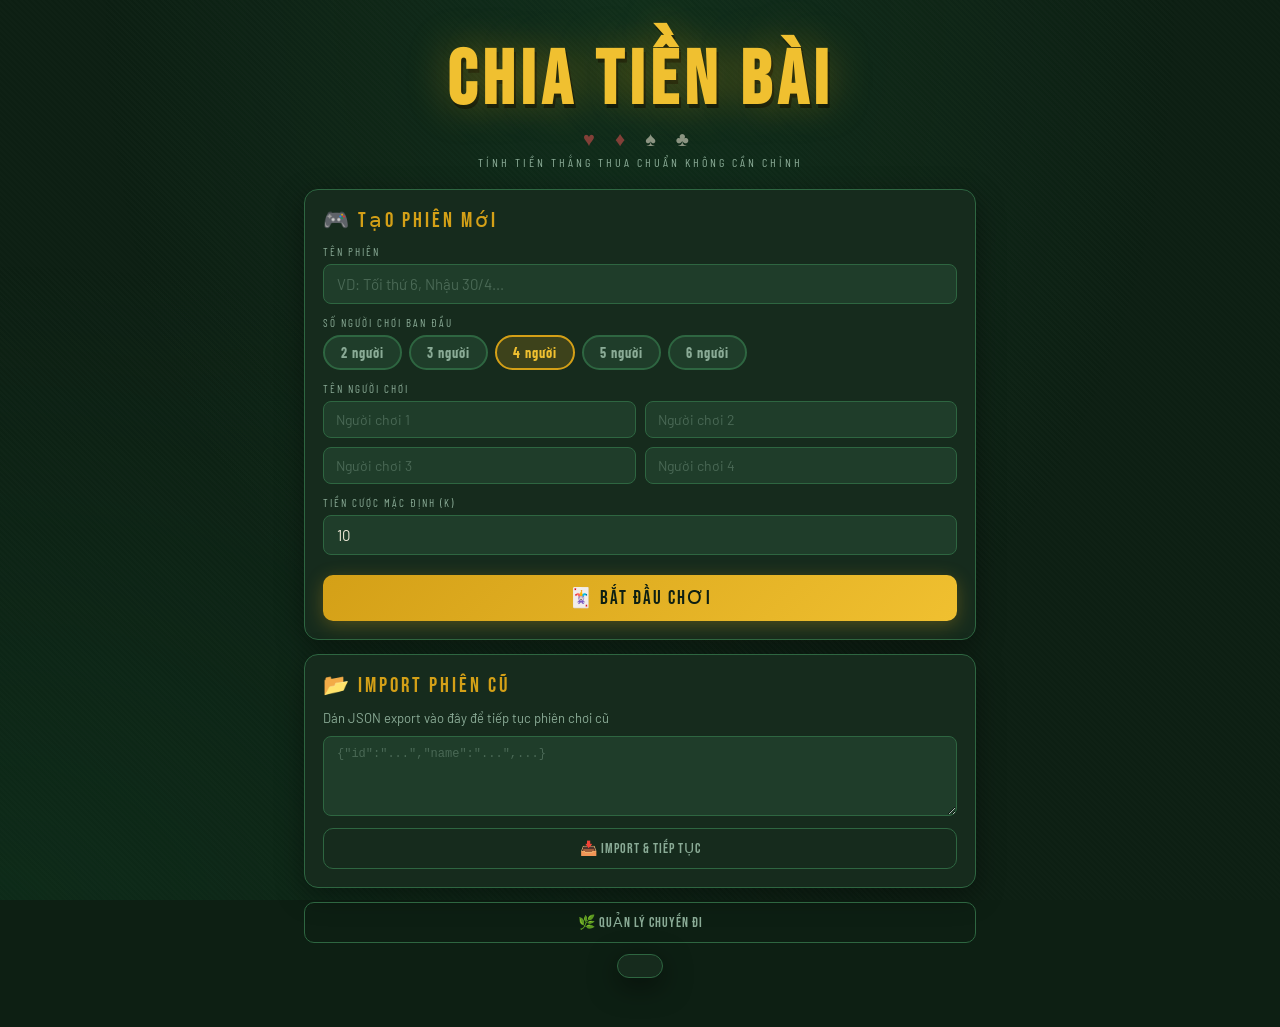
<file: index.html>
<!DOCTYPE html>
<html lang="vi">
<head>
<meta charset="UTF-8">
<meta name="viewport" content="width=device-width, initial-scale=1.0">
<title>Chia Tiền Bài</title>
<link href="https://fonts.googleapis.com/css2?family=Bebas+Neue&family=Barlow+Condensed:wght@400;600;700&family=Barlow:wght@400;500&display=swap" rel="stylesheet">
<style>
:root {
  --green:#1a6b3a; --green-l:#2d9e57; --green-d:#0f3d22;
  --gold:#d4a017; --gold-l:#f0c030;
  --red:#c0392b; --red-l:#e74c3c;
  --dark:#0d1f13; --text:#f0ead8; --muted:#8aab96;
  --surf:#162b1d; --surf2:#1f3d2a; --border:#2e6641;
}
*{box-sizing:border-box;margin:0;padding:0}
body{background:var(--dark);color:var(--text);font-family:'Barlow',sans-serif;min-height:100vh;overflow-x:hidden}
body::before{content:'';position:fixed;inset:0;background:radial-gradient(ellipse at 50% 0%,rgba(45,158,87,.12) 0%,transparent 60%),radial-gradient(ellipse at 0% 100%,rgba(15,61,34,.4) 0%,transparent 50%),repeating-linear-gradient(45deg,transparent,transparent 2px,rgba(255,255,255,.012) 2px,rgba(255,255,255,.012) 4px);pointer-events:none;z-index:0}
.wrap{position:relative;z-index:1;max-width:700px;margin:0 auto;padding:16px 14px 80px}

.hdr{text-align:center;padding:28px 0 20px}
.hdr h1{font-family:'Bebas Neue',sans-serif;font-size:clamp(44px,11vw,76px);letter-spacing:6px;color:var(--gold-l);text-shadow:0 0 40px rgba(212,160,23,.4),2px 4px 0 rgba(0,0,0,.5);line-height:1}
.hdr .suits{font-size:20px;letter-spacing:8px;margin-top:6px;opacity:.55}
.hdr .suits .r{color:#e05050}
.hdr p{font-family:'Barlow Condensed',sans-serif;color:var(--muted);letter-spacing:3px;font-size:12px;text-transform:uppercase;margin-top:4px}

.card{background:var(--surf);border:1px solid var(--border);border-radius:14px;padding:18px;margin-bottom:14px;box-shadow:0 8px 28px rgba(0,0,0,.38)}
.ct{font-family:'Bebas Neue',sans-serif;font-size:21px;letter-spacing:3px;color:var(--gold);margin-bottom:12px;display:flex;align-items:center;gap:8px}

.ig{margin-bottom:12px}
.ig label,.lbl{display:block;font-family:'Barlow Condensed',sans-serif;font-size:11px;letter-spacing:2px;text-transform:uppercase;color:var(--muted);margin-bottom:6px}
input[type=text],input[type=number],select,textarea{width:100%;background:var(--surf2);border:1px solid var(--border);border-radius:8px;padding:10px 13px;color:var(--text);font-family:'Barlow',sans-serif;font-size:15px;outline:none;transition:border-color .2s;-webkit-appearance:none}
input:focus,select:focus,textarea:focus{border-color:var(--gold)}
input::placeholder,textarea::placeholder{color:rgba(138,171,150,.4)}
select option{background:#1f3d2a}

.btn{display:inline-flex;align-items:center;justify-content:center;gap:7px;padding:11px 20px;border-radius:10px;border:none;font-family:'Bebas Neue',sans-serif;font-size:17px;letter-spacing:2px;cursor:pointer;transition:all .17s;white-space:nowrap}
.btn:active{transform:scale(.96)}
.btn-primary{background:linear-gradient(135deg,var(--gold),var(--gold-l));color:var(--dark);width:100%;font-size:19px;box-shadow:0 4px 18px rgba(212,160,23,.3)}
.btn-green{background:linear-gradient(135deg,var(--green),var(--green-l));color:#fff;box-shadow:0 4px 14px rgba(26,107,58,.4)}
.btn-red{background:linear-gradient(135deg,var(--red),var(--red-l));color:#fff}
.btn-ghost{background:transparent;border:1px solid var(--border);color:var(--muted);font-size:14px;letter-spacing:1px}
.btn-ghost:hover{border-color:var(--muted);color:var(--text)}
.btn-amber{background:linear-gradient(135deg,#7a5200,#c48800);color:#ffe09a;border:none}
.btn-sm{padding:7px 14px;font-size:14px}
.btn-xs{padding:5px 10px;font-size:12px;border-radius:7px;letter-spacing:1px}

.chips{display:flex;flex-wrap:wrap;gap:7px}
.chip{padding:7px 16px;border-radius:100px;border:2px solid var(--border);background:var(--surf2);color:var(--muted);font-family:'Barlow Condensed',sans-serif;font-size:14px;font-weight:700;letter-spacing:1px;cursor:pointer;transition:all .14s;user-select:none}
.chip:hover{border-color:var(--gold);color:var(--text)}
.chip.sel-win{background:rgba(212,160,23,.2);border-color:var(--gold);color:var(--gold-l)}
.chip.sel-draw{background:rgba(138,171,150,.15);border-color:var(--muted);color:var(--text)}

.sbar{background:var(--surf2);border:1px solid var(--border);border-radius:12px;padding:11px 15px;margin-bottom:14px;display:flex;align-items:center;justify-content:space-between;flex-wrap:wrap;gap:8px}
.sbar .sn{font-family:'Bebas Neue',sans-serif;font-size:19px;color:var(--gold);letter-spacing:2px}
.sbar .sm{font-size:11px;color:var(--muted);font-family:'Barlow Condensed',sans-serif;letter-spacing:1px;margin-top:2px}
.round-badge{background:var(--green-d);border:1px solid var(--green);border-radius:20px;padding:3px 13px;font-family:'Bebas Neue',sans-serif;font-size:15px;letter-spacing:2px;color:var(--green-l)}
.sbar-btns{display:flex;gap:6px;align-items:center;flex-wrap:wrap}

.jpbar{background:linear-gradient(135deg,rgba(212,160,23,.15),rgba(240,192,48,.08));border:1px solid rgba(212,160,23,.4);border-radius:12px;padding:12px 16px;margin-bottom:14px;display:flex;align-items:center;justify-content:space-between;animation:pgold 2s infinite}
@keyframes pgold{0%,100%{box-shadow:0 0 0 rgba(212,160,23,0)}50%{box-shadow:0 0 16px rgba(212,160,23,.25)}}
.jpbar.hidden{display:none}
.jp-label{font-size:11px;text-transform:uppercase;letter-spacing:2px;color:var(--gold);font-family:'Barlow Condensed',sans-serif}
.jp-note{font-size:10px;color:rgba(212,160,23,.6);margin-top:2px}
.jp-amt{font-family:'Bebas Neue',sans-serif;font-size:28px;color:var(--gold-l)}

.scoreboard{display:grid;gap:7px}
.prow{background:var(--surf2);border:1px solid var(--border);border-radius:11px;padding:12px 14px;display:flex;align-items:center;gap:11px;position:relative;overflow:hidden;transition:border-color .2s,opacity .2s}
.prow::before{content:'';position:absolute;left:0;top:0;bottom:0;width:4px;background:var(--border)}
.prow.winner{border-color:var(--gold-l)} .prow.winner::before{background:var(--gold-l)}
.prow.loser{border-color:rgba(192,57,43,.5)} .prow.loser::before{background:var(--red)}
.prow.out{opacity:.42} .prow.out::before{background:#444}
.avatar{width:36px;height:36px;border-radius:50%;background:var(--green-d);border:2px solid var(--border);display:flex;align-items:center;justify-content:center;font-family:'Bebas Neue',sans-serif;font-size:17px;color:var(--gold);flex-shrink:0}
.pname{font-family:'Barlow Condensed',sans-serif;font-size:17px;font-weight:700;letter-spacing:1px;flex:1}
.out-tag{font-size:10px;color:var(--muted);letter-spacing:1px;margin-left:6px;font-weight:400;font-family:'Barlow',sans-serif}
.pbal{font-family:'Bebas Neue',sans-serif;font-size:22px;letter-spacing:1px}
.pos{color:var(--gold-l)} .neg{color:#e05050} .zero{color:var(--muted)}

.sp-row{display:flex;gap:8px;margin-bottom:13px;flex-wrap:wrap}
.spc{padding:8px 15px;border-radius:8px;border:2px solid var(--border);background:var(--surf2);color:var(--muted);font-family:'Barlow Condensed',sans-serif;font-size:13px;font-weight:700;letter-spacing:1px;cursor:pointer;transition:all .14s;display:flex;align-items:center;gap:5px;user-select:none}
.spc.a-binh{background:rgba(45,158,87,.2);border-color:var(--green-l);color:#5dde8a}
.spc.a-tu{background:rgba(212,160,23,.2);border-color:var(--gold);color:var(--gold-l)}

.bet-row{display:flex;gap:8px;align-items:center;margin-bottom:11px}
.bet-row input{flex:1;font-family:'Bebas Neue',sans-serif;font-size:24px;letter-spacing:2px;text-align:right;padding:10px 14px}
.bet-cur{font-family:'Bebas Neue',sans-serif;font-size:18px;color:var(--muted);letter-spacing:2px}
.quick-bets{display:flex;gap:5px;margin-bottom:14px;flex-wrap:wrap}
.qbet{padding:5px 12px;border-radius:6px;border:1px solid var(--border);background:var(--surf2);color:var(--muted);font-family:'Bebas Neue',sans-serif;font-size:15px;letter-spacing:1px;cursor:pointer;transition:all .14s}
.qbet:hover{border-color:var(--green);color:var(--green-l)}
.action-row{display:flex;gap:8px}

.pm-list{display:flex;flex-direction:column;gap:7px;margin-bottom:12px}
.pm-item{background:var(--surf2);border:1px solid var(--border);border-radius:9px;padding:10px 13px;display:flex;align-items:center;gap:10px;transition:opacity .2s}
.pm-item.is-out{opacity:.45;border-style:dashed}
.prow.frozen{opacity:.65;border-color:rgba(100,180,255,.35)}
.prow.frozen::before{background:#3a8fc4}
.vbtn{font-size:11px;padding:3px 9px;border-radius:6px;border:1px solid var(--border);background:var(--surf2);color:var(--muted);cursor:pointer}
.vbtn.active-vbtn{background:var(--gold-d);color:#fff;border-color:var(--gold-l)}
.pp-card{margin-bottom:8px;background:var(--surf2);border:1px solid var(--border);border-radius:10px;overflow:hidden}
.pp-head{display:flex;justify-content:space-between;align-items:center;padding:8px 12px;border-bottom:1px solid var(--border)}
.pp-row{display:flex;justify-content:space-between;align-items:center;padding:5px 14px;font-size:13px}
.pp-row:not(:last-child){border-bottom:1px solid rgba(255,255,255,.04)}
.pp-opp{color:var(--muted)}
.pm-item.is-frozen{opacity:.6;border-style:dashed;border-color:rgba(100,180,255,.35)}
.badge-freeze{background:rgba(60,140,220,.2);color:#7ec8f5;border-radius:4px;padding:1px 7px;font-size:10px;font-family:'Barlow Condensed',sans-serif;letter-spacing:1px}
.frozen-tag{font-size:10px;color:#7ec8f5;letter-spacing:1px;margin-left:6px}
.pm-name{font-family:'Barlow Condensed',sans-serif;font-size:16px;font-weight:700;flex:1}
.pm-bal{font-family:'Bebas Neue',sans-serif;font-size:17px;min-width:64px;text-align:right}
.pm-actions{display:flex;gap:5px}
.add-player-row{display:flex;gap:8px;align-items:center}
.add-player-row input{flex:1;font-size:14px;padding:9px 12px}

.sum-grid{display:grid;grid-template-columns:1fr 1fr;gap:9px;margin-bottom:14px}
.sum-card{background:var(--surf2);border:1px solid var(--border);border-radius:9px;padding:11px 13px;text-align:center}
.sum-card .sl{font-size:10px;text-transform:uppercase;letter-spacing:2px;color:var(--muted);font-family:'Barlow Condensed',sans-serif}
.sum-card .sv{font-family:'Bebas Neue',sans-serif;font-size:24px;color:var(--gold-l);letter-spacing:1px;margin-top:2px}

.hist-list{display:flex;flex-direction:column;gap:7px}
.hi{background:var(--surf2);border:1px solid var(--border);border-radius:9px;padding:11px 13px;display:flex;align-items:flex-start;gap:9px;font-size:13px;opacity:.88;transition:opacity .2s}
.hi:hover{opacity:1}
.rn{font-family:'Bebas Neue',sans-serif;font-size:19px;color:var(--gold);min-width:28px;letter-spacing:1px;line-height:1.2}
.hdet{flex:1}
.hw{font-family:'Barlow Condensed',sans-serif;font-weight:700;font-size:15px;color:var(--gold-l)}
.hd{font-family:'Barlow Condensed',sans-serif;font-weight:700;font-size:15px;color:var(--muted)}
.hm{font-size:11px;color:var(--muted);font-family:'Barlow Condensed',sans-serif;letter-spacing:.5px;margin-top:2px}
.hev{font-family:'Barlow Condensed',sans-serif;font-size:11px;color:rgba(138,171,150,.7);margin-top:3px}
.badge-b{background:rgba(45,158,87,.2);color:#5dde8a;border-radius:4px;padding:1px 6px;font-size:10px;margin-left:4px;font-family:'Barlow Condensed',sans-serif;letter-spacing:1px}
.badge-t{background:rgba(212,160,23,.2);color:var(--gold-l);border-radius:4px;padding:1px 6px;font-size:10px;margin-left:4px;font-family:'Barlow Condensed',sans-serif;letter-spacing:1px}
.badge-dr{background:rgba(138,171,150,.15);color:var(--muted);border-radius:4px;padding:1px 6px;font-size:10px;margin-left:4px;font-family:'Barlow Condensed',sans-serif;letter-spacing:1px}
.badge-join{background:rgba(45,158,87,.18);color:#5dde8a;border-radius:4px;padding:1px 7px;font-size:10px;font-family:'Barlow Condensed',sans-serif;letter-spacing:1px}
.badge-leave{background:rgba(192,57,43,.18);color:#e05050;border-radius:4px;padding:1px 7px;font-size:10px;font-family:'Barlow Condensed',sans-serif;letter-spacing:1px}
.empty-h{text-align:center;padding:22px;color:var(--muted);font-family:'Barlow Condensed',sans-serif;font-size:13px;letter-spacing:1px}

.export-grid{display:grid;grid-template-columns:1fr 1fr;gap:8px;margin-bottom:14px}
.export-grid .btn{flex-direction:column;gap:3px;padding:14px 10px;font-size:15px;height:72px}
.export-grid .btn small{font-family:'Barlow',sans-serif;font-size:10px;letter-spacing:0;font-weight:400;opacity:.75;text-transform:none}

.sess-list{display:flex;flex-direction:column;gap:7px;margin-top:10px}
.sess-item{background:var(--surf2);border:1px solid var(--border);border-radius:9px;padding:11px 14px;cursor:pointer;transition:border-color .2s;display:flex;align-items:center;justify-content:space-between}
.sess-item:hover{border-color:var(--gold)}
.sess-item .ssn{font-family:'Barlow Condensed',sans-serif;font-size:17px;font-weight:700}
.sess-item .ssm{font-size:11px;color:var(--muted);font-family:'Barlow Condensed',sans-serif;letter-spacing:1px;margin-top:2px}

.divider{display:flex;align-items:center;gap:10px;margin:14px 0;color:var(--muted);font-family:'Barlow Condensed',sans-serif;font-size:11px;letter-spacing:2px;text-transform:uppercase}
.divider::before,.divider::after{content:'';flex:1;height:1px;background:var(--border)}

.toast{position:fixed;bottom:22px;left:50%;transform:translateX(-50%) translateY(100px);background:var(--surf);border:1px solid var(--border);border-radius:100px;padding:11px 22px;font-family:'Barlow Condensed',sans-serif;font-size:14px;letter-spacing:1px;color:var(--text);z-index:1000;transition:transform .3s cubic-bezier(.34,1.56,.64,1);box-shadow:0 8px 28px rgba(0,0,0,.5);white-space:nowrap;max-width:90vw;text-align:center}
.toast.show{transform:translateX(-50%) translateY(0)}
.toast.success{border-color:var(--green);color:#5dde8a}
.toast.error{border-color:var(--red);color:#e05050}
.toast.info{border-color:var(--gold);color:var(--gold-l)}

.modal-ov{position:fixed;inset:0;background:rgba(0,0,0,.72);z-index:500;display:flex;align-items:center;justify-content:center;padding:18px;opacity:0;pointer-events:none;transition:opacity .2s}
.modal-ov.show{opacity:1;pointer-events:all}
.modal-box{background:var(--surf);border:1px solid var(--border);border-radius:15px;padding:24px 20px;max-width:340px;width:100%;box-shadow:0 16px 48px rgba(0,0,0,.6);max-height:90vh;overflow-y:auto}
.modal-box h3{font-family:'Bebas Neue',sans-serif;font-size:24px;letter-spacing:2px;color:var(--gold);margin-bottom:8px}
.modal-box p{font-size:13px;color:var(--muted);line-height:1.5;margin-bottom:16px}
.modal-btns{display:flex;gap:9px}
.modal-btns .btn{flex:1}

::-webkit-scrollbar{width:4px}
::-webkit-scrollbar-track{background:transparent}
::-webkit-scrollbar-thumb{background:var(--border);border-radius:4px}
#game-screen{display:none}
#trip-screen{display:none}
.todo-item{background:var(--surf2);border:1px solid var(--border);border-radius:9px;padding:10px 13px;display:flex;align-items:center;gap:10px;margin-bottom:7px;transition:opacity .2s}
.todo-item.done{opacity:.45}
.todo-cb{width:18px;height:18px;accent-color:var(--green-l);cursor:pointer;flex-shrink:0}
.todo-text{flex:1;font-family:'Barlow Condensed',sans-serif;font-size:15px;font-weight:600;letter-spacing:.5px}
.todo-item.done .todo-text{text-decoration:line-through;color:var(--muted)}
.txn-item{background:var(--surf2);border:1px solid var(--border);border-radius:9px;padding:11px 14px;display:flex;align-items:center;gap:10px;margin-bottom:7px}
.txn-from{font-family:'Barlow Condensed',sans-serif;font-size:15px;font-weight:700;color:#e05050}
.txn-to{font-family:'Barlow Condensed',sans-serif;font-size:15px;font-weight:700;color:#5dde8a}
.txn-arrow{color:var(--muted);font-size:18px}
.txn-amt{font-family:'Bebas Neue',sans-serif;font-size:19px;color:var(--gold-l);margin-left:auto}
.fund-item{background:var(--surf2);border:1px solid var(--border);border-radius:9px;padding:10px 13px;display:flex;align-items:center;gap:10px;margin-bottom:7px}
.fund-name{font-family:'Barlow Condensed',sans-serif;font-size:15px;font-weight:700;flex:1}
.fund-amt{font-family:'Bebas Neue',sans-serif;font-size:18px;color:var(--gold-l)}
</style>
</head>
<body>
<div class="wrap">
  <div class="hdr">
    <h1>CHIA TIỀN BÀI</h1>
    <div class="suits"><span class="r">♥ ♦</span> ♠ ♣</div>
    <p>Tính tiền thắng thua chuẩn không cần chỉnh</p>
  </div>

  <!-- ══════ SETUP ══════ -->
  <div id="setup-screen">
    <div class="card">
      <div class="ct">🎮 Tạo Phiên Mới</div>
      <div class="ig">
        <label>Tên phiên</label>
        <input type="text" id="sname" placeholder="VD: Tối thứ 6, Nhậu 30/4...">
      </div>
      <div class="ig">
        <label>Số người chơi ban đầu</label>
        <div class="chips" id="pc-chips">
          <button class="chip" onclick="setPCount(2)">2 người</button>
          <button class="chip" onclick="setPCount(3)">3 người</button>
          <button class="chip sel-win" onclick="setPCount(4)">4 người</button>
          <button class="chip" onclick="setPCount(5)">5 người</button>
          <button class="chip" onclick="setPCount(6)">6 người</button>
        </div>
      </div>
      <div class="ig">
        <label>Tên người chơi</label>
        <div id="pinputs" style="display:grid;grid-template-columns:1fr 1fr;gap:9px"></div>
      </div>
      <div class="ig">
        <label>Tiền cược mặc định (K)</label>
        <input type="number" id="defbet" value="10" min="1">
      </div>
      <button class="btn btn-primary" onclick="startGame()" style="margin-top:8px">🃏 BẮT ĐẦU CHƠI</button>
    </div>

    <div class="card">
      <div class="ct">📂 Import Phiên Cũ</div>
      <p style="font-size:13px;color:var(--muted);margin-bottom:10px">Dán JSON export vào đây để tiếp tục phiên chơi cũ</p>
      <textarea id="import-json" style="height:80px;resize:vertical;font-family:monospace;font-size:12px" placeholder='{"id":"...","name":"...",...}'></textarea>
      <button class="btn btn-ghost" onclick="importSession()" style="width:100%;margin-top:9px">📥 IMPORT & TIẾP TỤC</button>
    </div>

    <button class="btn btn-ghost" style="width:100%;margin-bottom:4px" onclick="showTrip()">🌿 QUẢN LÝ CHUYẾN ĐI</button>

    <div id="saved-trips-sec"></div>

    <div id="saved-sec"></div>
  </div>

  <!-- ══════ GAME ══════ -->
  <div id="game-screen">

    <div class="sbar">
      <div>
        <div class="sn" id="gs-sname">—</div>
        <div class="sm" id="gs-players">—</div>
      </div>
      <div class="sbar-btns">
        <div class="round-badge">VÁN <span id="gs-round">1</span></div>
        <button class="btn btn-ghost btn-sm" onclick="openModal('modal-export')">⬇ Export</button>
        <button class="btn btn-ghost btn-sm" onclick="confirmEnd()">⏻ Kết thúc</button>
      </div>
    </div>

    <div class="jpbar hidden" id="jpbar">
      <div>
        <div class="jp-label">🎰 Đang dồn (Hòa)</div>
        <div class="jp-note">Ván sau ai thắng lấy hết!</div>
      </div>
      <div style="text-align:right"><div class="jp-amt" id="jp-amt">0K</div></div>
    </div>

    <!-- Scoreboard -->
    <div class="card" style="padding:13px">
      <div style="display:flex;justify-content:space-between;align-items:center;margin-bottom:9px">
        <div class="ct">📊 Bảng Điểm</div>
        <div style="display:flex;gap:5px">
          <button id="btn-agg"  onclick="setStatsView('aggregate')"  class="vbtn active-vbtn">Tổng hợp</button>
          <button id="btn-indv" onclick="setStatsView('individual')" class="vbtn">Cá nhân</button>
        </div>
      </div>
      <div class="scoreboard" id="scoreboard"></div>
    </div>

    <!-- Round input -->
    <div class="card">
      <div class="ct">🃏 Nhập Kết Quả Ván</div>

      <div class="lbl" style="margin-bottom:7px">Ai thắng?</div>
      <div class="chips" id="winner-chips" style="margin-bottom:14px"></div>

      <div class="lbl" style="margin-bottom:7px">Loại đặc biệt (nhân đôi tiền)</div>
      <div class="sp-row">
        <button class="spc" id="sp-binh" onclick="toggleSp('binh')">🌊 Binh</button>
        <button class="spc" id="sp-tu" onclick="toggleSp('tu')">👑 Tứ quý</button>
      </div>

      <div class="lbl" style="margin-bottom:7px">Tiền cược (K)</div>
      <div class="bet-row">
        <input type="number" id="bet-inp" placeholder="0" min="0">
        <div class="bet-cur">K</div>
      </div>
      <div class="quick-bets">
        <button class="qbet" onclick="qbet(5)">5K</button>
        <button class="qbet" onclick="qbet(10)">10K</button>
        <button class="qbet" onclick="qbet(20)">20K</button>
        <button class="qbet" onclick="qbet(50)">50K</button>
        <button class="qbet" onclick="qbet(100)">100K</button>
        <button class="qbet" onclick="qbet(200)">200K</button>
      </div>

      <div class="action-row">
        <button class="btn btn-green" onclick="submitRound()" style="flex:1;font-size:18px">✓ XÁC NHẬN VÁN</button>
        <button class="btn btn-ghost btn-sm" id="rollback-btn" onclick="confirmRollback()">↩ Lùi 1 ván</button>
      </div>
    </div>

    <!-- Player Manager -->
    <div class="card">
      <div class="ct">👥 Quản Lý Người Chơi</div>
      <div class="pm-list" id="pm-list"></div>
      <div class="lbl" style="margin-bottom:7px">Thêm người vào bàn</div>
      <div class="add-player-row">
        <input type="text" id="new-pname" placeholder="Nhập tên người mới vào..." style="font-size:14px;padding:9px 12px">
        <button class="btn btn-green btn-sm" onclick="addPlayer()">+ Vào bàn</button>
      </div>
    </div>

    <!-- Stats -->
    <div class="card">
      <div class="ct">📈 Thống Kê</div>
      <div class="sum-grid" id="sum-grid"></div>
    </div>

    <!-- History -->
    <div class="card">
      <div class="ct">📜 Lịch Sử</div>
      <div class="hist-list" id="hist-list"></div>
    </div>
  </div>

  <!-- ══════ TRIP ══════ -->
  <div id="trip-screen">

    <div class="sbar" style="margin-bottom:14px">
      <div>
        <div class="sn">🌿 CHUYẾN ĐI</div>
        <div class="sm" id="trip-subtitle">Quản lý chi phí &amp; lịch trình</div>
      </div>
      <div class="sbar-btns">
        <button class="btn btn-green btn-sm" onclick="saveTripSession()">💾 Lưu</button>
        <button class="btn btn-ghost btn-sm" onclick="newTripConfirm()">＋ Mới</button>
        <button class="btn btn-amber btn-sm" id="trip-undo-btn" style="display:none" onclick="tripUndo()">↩ Hoàn tác</button>
        <button class="btn btn-ghost btn-sm" onclick="showSetupFromTrip()">← Về nhà</button>
      </div>
    </div>

    <!-- CARD: Thành viên -->
    <div class="card">
      <div class="ct">👥 Thành Viên Chuyến Đi</div>
      <div class="ig" style="margin-bottom:10px">
        <label>Tên chuyến đi</label>
        <input type="text" id="trip-name-inp" placeholder="VD: Đà Lạt tháng 6, Team trip 2025..." oninput="updateTripName(this.value)">
      </div>
      <div class="chips" id="trip-member-chips" style="margin-bottom:12px;flex-wrap:wrap"></div>
      <div class="add-player-row">
        <input type="text" id="trip-member-inp" placeholder="Thêm thành viên mới...">
        <button class="btn btn-green btn-sm" id="trip-member-add-btn">+ Thêm</button>
      </div>
    </div>

    <!-- CARD: Quỹ chung -->
    <div class="card">
      <div class="ct">💰 Quỹ Chung</div>
      <div class="sum-grid" id="trip-fund-summary" style="margin-bottom:12px"></div>
      <div class="hist-list" id="trip-fund-list" style="margin-bottom:12px"></div>
      <div class="hist-list" id="trip-fund-exp-list" style="margin-bottom:12px"></div>
      <div class="divider">Chi từ quỹ</div>
      <div class="ig">
        <label>Mô tả</label>
        <input type="text" id="trip-fexp-desc" placeholder="VD: Đặt cọc khách sạn">
      </div>
      <div class="ig">
        <label>Số tiền (VNĐ)</label>
        <input type="number" id="trip-fexp-amt" placeholder="VD: 500000" min="0">
      </div>
      <div class="ig">
        <label>Danh mục</label>
        <select id="trip-fexp-cat">
          <option value="hotel">🏨 Khách sạn</option>
          <option value="transport">🚗 Di chuyển</option>
          <option value="food">🍜 Ăn uống</option>
          <option value="ticket">🎟️ Vé tham quan</option>
          <option value="other">📦 Khác</option>
        </select>
      </div>
      <button class="btn btn-amber" style="width:100%" onclick="addFundExpense()">− Chi từ quỹ</button>
      <div class="divider">Thêm đóng góp</div>
      <div class="ig">
        <label>Người đóng</label>
        <select id="trip-fund-member"></select>
      </div>
      <div class="ig">
        <label>Số tiền (VNĐ)</label>
        <input type="number" id="trip-fund-amt" placeholder="VD: 500000" min="0">
      </div>
      <div class="ig">
        <label>Ghi chú (tuỳ chọn)</label>
        <input type="text" id="trip-fund-note" placeholder="VD: Đóng quỹ ngày 1">
      </div>
      <button class="btn btn-green" style="width:100%" onclick="addFundEntry()">+ Thêm đóng góp</button>
    </div>

    <!-- CARD: Ghi chi tiêu -->
    <div class="card">
      <div class="ct">🧾 Ghi Chi Tiêu</div>
      <div class="hist-list" id="trip-exp-list" style="margin-bottom:12px"></div>
      <div class="divider">Thêm chi tiêu</div>
      <div class="ig">
        <label>Người trả</label>
        <select id="trip-exp-payer"></select>
      </div>
      <div class="ig">
        <label>Số tiền (VNĐ)</label>
        <input type="number" id="trip-exp-amt" placeholder="VD: 350000" min="0">
      </div>
      <div class="ig">
        <label>Mô tả</label>
        <input type="text" id="trip-exp-desc" placeholder="VD: Bữa trưa Bún Bò Huế">
      </div>
      <div class="ig">
        <label>Danh mục</label>
        <select id="trip-exp-cat">
          <option value="food">🍜 Ăn uống</option>
          <option value="hotel">🏨 Khách sạn</option>
          <option value="transport">🚗 Di chuyển</option>
          <option value="ticket">🎟️ Vé tham quan</option>
          <option value="other">📦 Khác</option>
        </select>
      </div>
      <button class="btn btn-primary" style="width:100%" onclick="addExpense()">+ Ghi chi tiêu</button>
    </div>

    <!-- CARD: Tổng kết -->
    <div class="card">
      <div class="ct">⚖️ Tổng Kết &amp; Chia Tiền</div>
      <div class="sum-grid" id="trip-settle-summary" style="margin-bottom:14px"></div>
      <div class="scoreboard" id="trip-net-board" style="margin-bottom:14px"></div>
      <div class="divider">Giao dịch cần thực hiện</div>
      <div id="trip-txn-list"></div>
    </div>

    <!-- CARD: Lịch trình -->
    <div class="card">
      <div class="ct">📍 Lịch Trình &amp; Todo</div>
      <div id="trip-todo-list" style="margin-bottom:12px"></div>
      <div class="add-player-row">
        <input type="text" id="trip-todo-inp" placeholder="Thêm địa điểm hoặc việc cần làm...">
        <button class="btn btn-green btn-sm" onclick="addTodo()">+ Thêm</button>
      </div>
    </div>

    <!-- CARD: Export & Import -->
    <div class="card">
      <div class="ct">⬇ Backup &amp; Phục Hồi</div>
      <div class="export-grid" style="margin-bottom:14px">
        <button class="btn btn-green" onclick="exportTripJSON()">📦 Tải JSON<small>Phục hồi được</small></button>
        <button class="btn btn-ghost" onclick="exportTripText()">📋 Tải Text<small>Dễ đọc, share</small></button>
        <button class="btn btn-ghost" onclick="copyTripJSON()">📄 Copy JSON<small>Dán vào ô dưới</small></button>
        <button class="btn btn-ghost" onclick="copyTripText()">📄 Copy Text<small>Dán vào chat</small></button>
      </div>
      <div class="divider">Phục hồi từ JSON</div>
      <textarea id="trip-import-json" style="height:70px;resize:vertical;font-family:monospace;font-size:12px;margin-bottom:9px" placeholder='Dán JSON đã export vào đây...'></textarea>
      <button class="btn btn-amber" style="width:100%" onclick="importTripJSON()">📥 PHỤC HỒI DỮ LIỆU</button>
    </div>

    <!-- CARD: Nhật ký -->
    <div class="card">
      <div class="ct">📋 Nhật Ký Thao Tác</div>
      <div id="trip-log-list"></div>
    </div>

  </div>
</div>

<!-- TOAST -->
<div class="toast" id="toast"></div>

<!-- MODAL: Confirm -->
<div class="modal-ov" id="modal-confirm">
  <div class="modal-box">
    <h3 id="mc-title">Xác nhận?</h3>
    <p id="mc-msg">Bạn có chắc không?</p>
    <div class="modal-btns">
      <button class="btn btn-ghost" onclick="closeModal('modal-confirm')">Hủy</button>
      <button class="btn btn-red" id="mc-ok">OK</button>
    </div>
  </div>
</div>

<!-- MODAL: Leave player -->
<div class="modal-ov" id="modal-leave">
  <div class="modal-box">
    <h3>🚪 Người Chơi Ra Bàn</h3>
    <p id="ml-msg">Chọn cách xử lý số dư</p>
    <div style="background:var(--surf2);border:1px solid var(--border);border-radius:9px;padding:12px;margin-bottom:14px">
      <div id="ml-bal-info" style="font-family:'Bebas Neue',sans-serif;font-size:22px;text-align:center;margin-bottom:4px"></div>
      <div style="text-align:center;font-size:11px;color:var(--muted);font-family:'Barlow Condensed',sans-serif;letter-spacing:1px">Số dư hiện tại</div>
    </div>
    <div class="ig">
      <label>Nếu chuyển → chuyển cho ai?</label>
      <select id="ml-transfer"></select>
    </div>
    <div style="display:flex;flex-direction:column;gap:8px;margin-top:6px">
      <button class="btn btn-amber" onclick="leaveTransfer()" style="width:100%;justify-content:flex-start;gap:10px">
        💸 <span>Chuyển số dư cho người khác & Ra</span>
      </button>
      <button class="btn btn-red" onclick="leaveSettle()" style="width:100%;justify-content:flex-start;gap:10px">
        💰 <span>Tính tiền mặt ngay & Ra (về 0)</span>
      </button>
      <button class="btn" onclick="leaveFreeze()" style="width:100%;justify-content:flex-start;gap:10px;background:linear-gradient(135deg,#1a4a6b,#2a7db5);color:#a8d8f0;border:1px solid rgba(100,180,255,.3)">
        ❄️ <span>Đóng băng số dư & Tạm ra</span>
      </button>
      <button class="btn btn-ghost" onclick="closeModal('modal-leave')" style="width:100%">Hủy</button>
    </div>
  </div>
</div>

<!-- MODAL: Export -->
<div class="modal-ov" id="modal-export">
  <div class="modal-box" style="max-width:380px">
    <h3>⬇ Export Phiên Chơi</h3>
    <p>Tải file về hoặc copy để lưu trữ / chia sẻ</p>
    <div class="export-grid">
      <button class="btn btn-green" onclick="exportJSON()">📦 Tải JSON<small>Import lại được</small></button>
      <button class="btn btn-ghost" onclick="exportText()">📋 Tải Text<small>Dễ đọc, share zalo</small></button>
      <button class="btn btn-ghost" onclick="copyJSON()">📄 Copy JSON<small>Dán vào Import</small></button>
      <button class="btn btn-ghost" onclick="copyText()">📄 Copy Text<small>Dán vào chat</small></button>
    </div>
    <button class="btn btn-ghost" onclick="closeModal('modal-export')" style="width:100%">Đóng</button>
  </div>
</div>

<script>
// ══════════════════════════════
//            STATE
// ══════════════════════════════
// player: { name, balance, active }
// history events: win | draw | join | leave
let state = { sessions: [], current: null };

function save() {
  if (state.current) {
    const i = state.sessions.findIndex(s => s.id === state.current.id);
    i >= 0 ? (state.sessions[i] = state.current) : state.sessions.unshift(state.current);
    if (state.sessions.length > 10) state.sessions.length = 10;
  }
  localStorage.setItem('baitien_v4', JSON.stringify(state));
}
function load() {
  try { const r = localStorage.getItem('baitien_v4'); if (r) state = JSON.parse(r); } catch(e) {}
  // migrate old data
  if (state.sessions) state.sessions.forEach(s => s.players?.forEach(p => { if (p.active === undefined) p.active = true; if (p.frozen === undefined) p.frozen = false; }));
}

// ══════════════════════════════
//             SETUP
// ══════════════════════════════
let pcount = 4;
function setPCount(n) {
  pcount = n;
  document.querySelectorAll('#pc-chips .chip').forEach(c => c.classList.remove('sel-win'));
  document.querySelectorAll('#pc-chips .chip')[n - 2]?.classList.add('sel-win');
  renderPInputs();
}
function renderPInputs() {
  const w = document.getElementById('pinputs');
  w.innerHTML = '';
  for (let i = 0; i < pcount; i++) {
    const inp = document.createElement('input');
    inp.type = 'text'; inp.placeholder = `Người chơi ${i+1}`; inp.id = `pi-${i}`;
    inp.style.cssText = 'font-size:14px;padding:9px 12px';
    w.appendChild(inp);
  }
}
function renderSaved() {
  const sec = document.getElementById('saved-sec');
  if (!state.sessions.length) { sec.innerHTML = ''; return; }
  sec.innerHTML = `<div class="divider">Phiên đã lưu</div><div class="sess-list">` +
    state.sessions.map(s => {
      const active = s.players.filter(p => p.active).map(p => esc(p.name)).join(', ');
      return `<div class="sess-item" onclick="loadSess('${s.id}')">
        <div>
          <div class="ssn">${esc(s.name)}</div>
          <div class="ssm">${active} · Ván ${s.round}</div>
        </div>
        <div style="display:flex;align-items:center;gap:7px">
          <span style="color:var(--muted);font-size:11px;font-family:'Barlow Condensed',sans-serif">Tiếp →</span>
          <button class="btn btn-ghost btn-xs" onclick="event.stopPropagation();delSess('${s.id}')">✕</button>
        </div>
      </div>`;
    }).join('') + '</div>';
}
function loadSess(id) {
  state.current = state.sessions.find(s => s.id === id);
  if (state.current) showGame();
}
function delSess(id) {
  state.sessions = state.sessions.filter(s => s.id !== id);
  save(); renderSaved();
}
function startGame() {
  const nm = document.getElementById('sname').value.trim() || 'Phiên chơi';
  const db = parseInt(document.getElementById('defbet').value) || 10;
  const players = [];
  for (let i = 0; i < pcount; i++) {
    const n = document.getElementById(`pi-${i}`)?.value.trim() || `Người ${i+1}`;
    players.push({ name: n, balance: 0, active: true });
  }
  state.current = { id: Date.now().toString(), name: nm, players, defaultBet: db, round: 1, history: [], jackpot: 0, snapshot: null };
  save(); showGame();
}

// ══════════════════════════════
//          GAME SCREEN
// ══════════════════════════════
let selWinner = null, spRule = null, statsView = 'aggregate';

function showGame() {
  document.getElementById('setup-screen').style.display = 'none';
  document.getElementById('game-screen').style.display = 'block';
  selWinner = null; spRule = null; renderGame();
}
function showSetup() {
  document.getElementById('setup-screen').style.display = 'block';
  document.getElementById('game-screen').style.display = 'none';
  state.current = null; renderSaved();
}

function renderGame() {
  const s = state.current;
  document.getElementById('gs-sname').textContent = s.name;
  const active = s.players.filter(p => p.active);
  document.getElementById('gs-players').textContent = active.map(p => p.name).join(' · ') + ` (${active.length} người)`;
  document.getElementById('gs-round').textContent = s.round;

  const jb = document.getElementById('jpbar');
  s.jackpot > 0 ? (jb.classList.remove('hidden'), document.getElementById('jp-amt').textContent = fmtK(s.jackpot)) : jb.classList.add('hidden');

  renderScoreboard();
  renderWinnerChips();
  updSp();
  document.getElementById('bet-inp').value = s.defaultBet;
  const rb = document.getElementById('rollback-btn');
  rb.disabled = !s.snapshot; rb.style.opacity = s.snapshot ? '1' : '0.38';
  renderPM();
  renderSummary();
  renderHistory();
}

function setStatsView(v) {
  statsView = v;
  document.getElementById('btn-agg').className  = 'vbtn' + (v === 'aggregate'  ? ' active-vbtn' : '');
  document.getElementById('btn-indv').className = 'vbtn' + (v === 'individual' ? ' active-vbtn' : '');
  renderScoreboard();
}

function buildPerPlayerData() {
  const s = state.current;
  const data = {};
  s.players.forEach(p => {
    data[p.name] = {};
    s.players.forEach(q => { if (p.name !== q.name) data[p.name][q.name] = { won: 0, lost: 0 }; });
  });
  s.history.filter(h => h.type === 'win').forEach(h => {
    const winChange   = h.changes.find(c => c.delta > 0);
    const loseChanges = h.changes.filter(c => c.delta < 0);
    if (!winChange) return;
    const w = winChange.name;
    loseChanges.forEach(lc => {
      const l = lc.name; const amt = Math.abs(lc.delta);
      if (data[w]?.[l]) data[w][l].won  += amt;
      if (data[l]?.[w]) data[l][w].lost += amt;
    });
  });
  return data;
}

function renderIndividualStats() {
  const s = state.current;
  const data = buildPerPlayerData();
  const sorted = [...s.players].sort((a, b) => b.balance - a.balance);
  document.getElementById('scoreboard').innerHTML = sorted.map(p => {
    const rows = Object.entries(data[p.name] || {})
      .filter(([, v]) => v.won > 0 || v.lost > 0)
      .map(([opp, v]) => {
        const net = v.won - v.lost;
        const cls = net > 0 ? 'pos' : net < 0 ? 'neg' : 'zero';
        return `<div class="pp-row"><span class="pp-opp">vs ${esc(opp)}</span><span class="${cls}">${net >= 0 ? '+' : ''}${fmtK(net)}</span></div>`;
      }).join('');
    const balCls = p.balance > 0 ? 'pos' : p.balance < 0 ? 'neg' : 'zero';
    return `<div class="pp-card">
      <div class="pp-head"><span class="pname">${esc(p.name)}</span><span class="${balCls}">${p.balance >= 0 ? '+' : ''}${fmtK(p.balance)}</span></div>
      ${rows || '<div class="pp-row"><span class="pp-opp" style="font-style:italic;font-size:12px">Chưa có ván thắng/thua</span></div>'}
    </div>`;
  }).join('');
}

function renderScoreboard() {
  if (statsView === 'individual') { renderIndividualStats(); return; }
  const s = state.current;
  const sorted = [...s.players].sort((a, b) => b.balance - a.balance);
  document.getElementById('scoreboard').innerHTML = sorted.map(p => {
    const active = p.active;
    const cls = !active ? (p.frozen ? 'frozen' : 'out') : p.balance > 0 ? 'winner' : p.balance < 0 ? 'loser' : '';
    const bc = p.balance > 0 ? 'pos' : p.balance < 0 ? 'neg' : 'zero';
    const sign = p.balance > 0 ? '+' : '';
    return `<div class="prow ${cls}">
      <div class="avatar">${p.name.charAt(0).toUpperCase()}</div>
      <div style="flex:1"><div class="pname">${esc(p.name)}${!active ? (p.frozen ? '<span class="frozen-tag">❄️ tạm ra</span>' : '<span class="out-tag">· đã ra</span>') : ''}</div></div>
      <div class="pbal ${bc}">${sign}${fmtK(p.balance)}</div>
    </div>`;
  }).join('');
}

function renderWinnerChips() {
  const s = state.current;
  const activePlayers = s.players.map((p, i) => ({ ...p, i })).filter(p => p.active);
  document.getElementById('winner-chips').innerHTML =
    activePlayers.map(p =>
      `<button class="chip ${selWinner === p.i ? 'sel-win' : ''}" onclick="selW(${p.i})">${esc(p.name)}</button>`
    ).join('') +
    `<button class="chip ${selWinner === 'draw' ? 'sel-draw' : ''}" style="border-style:dashed" onclick="selW('draw')">🤝 Hòa</button>`;
}
function selW(idx) {
  selWinner = idx;
  if (idx === 'draw') { spRule = null; updSp(); }
  renderWinnerChips();
}
function toggleSp(r) {
  if (selWinner === 'draw') { toast('Hòa không có đặc biệt!', 'error'); return; }
  spRule = spRule === r ? null : r; updSp();
}
function updSp() {
  document.getElementById('sp-binh').className = 'spc' + (spRule === 'binh' ? ' a-binh' : '');
  document.getElementById('sp-tu').className   = 'spc' + (spRule === 'tu'   ? ' a-tu'   : '');
}
function qbet(v) { document.getElementById('bet-inp').value = v; }

function submitRound() {
  const s = state.current;
  if (selWinner === null) { toast('Chọn người thắng hoặc Hòa!', 'error'); return; }
  const bet = parseInt(document.getElementById('bet-inp').value);
  if (!bet || bet <= 0) { toast('Nhập tiền cược!', 'error'); return; }
  const active = s.players.filter(p => p.active);
  if (active.length < 2) { toast('Cần ít nhất 2 người đang chơi!', 'error'); return; }

  s.snapshot = JSON.parse(JSON.stringify({ players: s.players, round: s.round, jackpot: s.jackpot, history: s.history }));

  let h;
  if (selWinner === 'draw') {
    s.jackpot += bet;
    h = { round: s.round, type: 'draw', bet, carry: bet };
  } else {
    const wi = selWinner;
    const n = active.length;
    const mult = spRule ? 2 : 1;
    const effectiveBet = bet + s.jackpot;
    const perLoser = effectiveBet * mult;
    const changes = [];
    s.players.forEach((p, i) => {
      if (!p.active) return;
      if (i === wi) {
        const gain = perLoser * (n - 1);
        p.balance += gain; changes.push({ name: p.name, delta: gain });
      } else {
        p.balance -= perLoser; changes.push({ name: p.name, delta: -perLoser });
      }
    });
    h = { round: s.round, type: 'win', winner: s.players[wi].name, bet, special: spRule, jackpotClaimed: s.jackpot, changes };
    s.jackpot = 0;
  }
  s.history.unshift(h); s.round++; selWinner = null; spRule = null;
  save(); renderGame();
  toast(h.type === 'draw'
    ? `🤝 Hòa! Dồn ${fmtK(h.carry)} sang ván sau`
    : `🏆 ${h.winner} thắng!` + (h.jackpotClaimed > 0 ? ` + gộp dồn ${fmtK(h.jackpotClaimed)}` : ''),
    h.type === 'draw' ? 'info' : 'success');
}

// ══════════════════════════════
//       PLAYER MANAGER
// ══════════════════════════════
let pendingLeaveIdx = null;

function renderPM() {
  const s = state.current;
  document.getElementById('pm-list').innerHTML = s.players.map((p, i) => {
    const bc = p.balance > 0 ? 'pos' : p.balance < 0 ? 'neg' : 'zero';
    const sign = p.balance > 0 ? '+' : '';
    return `<div class="pm-item ${p.active ? '' : p.frozen ? 'is-frozen' : 'is-out'}">
      <div class="avatar" style="width:30px;height:30px;font-size:14px">${p.name.charAt(0).toUpperCase()}</div>
      <div class="pm-name">${esc(p.name)}${!p.active ? (p.frozen ? `<span class="frozen-tag" style="margin-left:6px">❄️ tạm ra (${fmtK(p.balance)})</span>` : '<span class="out-tag" style="margin-left:6px">· đã ra</span>') : ''}</div>
      <div class="pm-bal ${bc}">${sign}${fmtK(p.balance)}</div>
      <div class="pm-actions">
        ${p.active
          ? `<button class="btn btn-ghost btn-xs" onclick="initLeave(${i})">🚪 Ra</button>`
          : `<button class="btn btn-ghost btn-xs" onclick="rejoin(${i})">↩ Vào lại</button>`
        }
      </div>
    </div>`;
  }).join('');
}

function addPlayer() {
  const s = state.current;
  const nm = document.getElementById('new-pname').value.trim();
  if (!nm) { toast('Nhập tên người chơi!', 'error'); return; }
  if (s.players.find(p => p.name.toLowerCase() === nm.toLowerCase())) { toast('Tên này đã có trong bàn!', 'error'); return; }
  s.snapshot = JSON.parse(JSON.stringify({ players: s.players, round: s.round, jackpot: s.jackpot, history: s.history }));
  s.players.push({ name: nm, balance: 0, active: true });
  s.history.unshift({ round: s.round, type: 'join', player: nm });
  document.getElementById('new-pname').value = '';
  save(); renderGame();
  toast(`✅ ${nm} vào bàn!`, 'success');
}

function rejoin(idx) {
  const s = state.current;
  const p = s.players[idx];
  s.snapshot = JSON.parse(JSON.stringify({ players: s.players, round: s.round, jackpot: s.jackpot, history: s.history }));
  p.active = true;
  p.frozen = false;
  s.history.unshift({ round: s.round, type: 'join', player: p.name, rejoin: true });
  save(); renderGame();
  toast(`↩ ${p.name} quay lại bàn!`, 'info');
}

function initLeave(idx) {
  const s = state.current;
  const p = s.players[idx];
  if (s.players.filter(pp => pp.active).length <= 2) { toast('Cần ít nhất 2 người — không thể cho ra!', 'error'); return; }
  pendingLeaveIdx = idx;
  document.getElementById('ml-msg').textContent = `${p.name} muốn ra bàn. Xử lý số dư thế nào?`;
  const balEl = document.getElementById('ml-bal-info');
  balEl.textContent = (p.balance >= 0 ? '+' : '') + fmtK(p.balance);
  balEl.className = p.balance > 0 ? 'pos' : p.balance < 0 ? 'neg' : 'zero';
  const others = s.players.filter((pp, i) => i !== idx && pp.active);
  document.getElementById('ml-transfer').innerHTML = others.map(pp =>
    `<option value="${s.players.indexOf(pp)}">${esc(pp.name)}</option>`
  ).join('');
  openModal('modal-leave');
}

function leaveTransfer() {
  const s = state.current;
  const pi = pendingLeaveIdx;
  const ti = parseInt(document.getElementById('ml-transfer').value);
  const p = s.players[pi], t = s.players[ti];
  s.snapshot = JSON.parse(JSON.stringify({ players: s.players, round: s.round, jackpot: s.jackpot, history: s.history }));
  const bal = p.balance;
  t.balance += bal;
  s.history.unshift({ round: s.round, type: 'leave', player: p.name, balance: bal, transferTo: t.name });
  p.balance = 0; p.active = false;
  save(); renderGame(); closeModal('modal-leave');
  toast(`🚪 ${p.name} ra, ${bal >= 0 ? 'chuyển' : 'được bù'} ${fmtK(Math.abs(bal))} → ${t.name}`, 'info');
}

function leaveSettle() {
  const s = state.current;
  const pi = pendingLeaveIdx;
  const p = s.players[pi];
  s.snapshot = JSON.parse(JSON.stringify({ players: s.players, round: s.round, jackpot: s.jackpot, history: s.history }));
  s.history.unshift({ round: s.round, type: 'leave', player: p.name, balance: p.balance, settled: true });
  p.active = false; p.balance = 0;
  save(); renderGame(); closeModal('modal-leave');
  toast(`💰 ${p.name} ra, tính tiền mặt`, 'info');
}

function leaveFreeze() {
  const s = state.current;
  const pi = pendingLeaveIdx;
  const p = s.players[pi];
  s.snapshot = JSON.parse(JSON.stringify({ players: s.players, round: s.round, jackpot: s.jackpot, history: s.history }));
  p.active = false;
  p.frozen = true;
  s.history.unshift({ round: s.round, type: 'leave', player: p.name, balance: p.balance, frozen: true });
  save(); renderGame(); closeModal('modal-leave');
  toast(`❄️ ${p.name} tạm ra — số dư ${fmtK(p.balance)} đóng băng`, 'info');
}

// ══════════════════════════════
//           ROLLBACK
// ══════════════════════════════
function confirmRollback() {
  if (!state.current.snapshot) { toast('Không có gì để hoàn tác!', 'error'); return; }
  showConfirm('Hoàn Tác', 'Quay lại trạng thái trước ván/hành động vừa rồi?', doRollback);
}
function doRollback() {
  const s = state.current;
  s.players  = s.snapshot.players;
  s.round    = s.snapshot.round;
  s.jackpot  = s.snapshot.jackpot;
  s.history  = s.snapshot.history;
  s.snapshot = null;
  save(); renderGame(); closeModal('modal-confirm');
  toast('↩ Đã hoàn tác!', 'info');
}

// ══════════════════════════════
//           SUMMARY
// ══════════════════════════════
function renderSummary() {
  const s = state.current;
  const wins  = s.history.filter(h => h.type === 'win').length;
  const draws = s.history.filter(h => h.type === 'draw').length;
  const specs = s.history.filter(h => h.special).length;
  document.getElementById('sum-grid').innerHTML = `
    <div class="sum-card"><div class="sl">Tổng ván</div><div class="sv">${wins + draws}</div></div>
    <div class="sum-card"><div class="sl">Có thắng</div><div class="sv">${wins}</div></div>
    <div class="sum-card"><div class="sl">Hòa dồn</div><div class="sv">${draws}</div></div>
    <div class="sum-card"><div class="sl">Đặc biệt</div><div class="sv">${specs}</div></div>`;
}

// ══════════════════════════════
//           HISTORY
// ══════════════════════════════
function renderHistory() {
  const s = state.current;
  const list = document.getElementById('hist-list');
  if (!s.history.length) { list.innerHTML = '<div class="empty-h">🃏 Chưa có ván nào — bắt đầu thôi!</div>'; return; }
  list.innerHTML = s.history.map(h => {
    let det = '';
    if (h.type === 'draw') {
      det = `<div class="hd">🤝 Hòa <span class="badge-dr">+${fmtK(h.carry)} dồn</span></div><div class="hm">Cược ${fmtK(h.bet)}</div>`;
    } else if (h.type === 'win') {
      const badge = h.special === 'binh' ? '<span class="badge-b">BINH ×2</span>' : h.special === 'tu' ? '<span class="badge-t">TỨ QUÝ ×2</span>' : '';
      const ji = h.jackpotClaimed > 0 ? ` + dồn ${fmtK(h.jackpotClaimed)}` : '';
      const chg = (h.changes || []).map(c => `${esc(c.name)}: ${c.delta > 0 ? '+' : ''}${fmtK(c.delta)}`).join(' · ');
      det = `<div class="hw">🏆 ${esc(h.winner)}${badge}</div><div class="hm">Cược ${fmtK(h.bet)}${h.special ? ' ×2' : ''}${ji}</div>${chg ? `<div class="hev">${chg}</div>` : ''}`;
    } else if (h.type === 'join') {
      det = `<div class="hw"><span class="badge-join">VÀO BÀN</span> ${esc(h.player)}${h.rejoin ? ' (vào lại)' : ''}</div>`;
    } else if (h.type === 'leave') {
      let info, bal;
      if (h.frozen) { info = `<span class="badge-freeze">❄️ ĐÓNG BĂNG</span>`; bal = `Giữ lại ${fmtK(h.balance)}`; }
      else if (h.settled) { info = 'tính tiền mặt'; bal = `Số dư ${fmtK(h.balance)}`; }
      else { info = `chuyển → ${esc(h.transferTo)}`; bal = `Số dư ${fmtK(h.balance)}`; }
      det = `<div class="hd"><span class="badge-leave">RA BÀN</span> ${esc(h.player)}</div><div class="hm">${info} · ${bal}</div>`;
    }
    return `<div class="hi"><div class="rn">${h.round}</div><div class="hdet">${det}</div></div>`;
  }).join('');
}

// ══════════════════════════════
//            EXPORT
// ══════════════════════════════
function buildJSON() { return JSON.stringify(state.current, null, 2); }

function buildText() {
  const s = state.current;
  const now = new Date().toLocaleString('vi-VN');
  let t = `══════════════════════════\nCHIA TIỀN BÀI — ${s.name}\nXuất: ${now}\n══════════════════════════\n\n`;
  t += `📊 BẢNG ĐIỂM\n`;
  [...s.players].sort((a, b) => b.balance - a.balance).forEach(p => {
    const sign = p.balance >= 0 ? '+' : '';
    t += `  ${p.active ? '●' : p.frozen ? '❄' : '○'} ${p.name.padEnd(14)} ${sign}${fmtK(p.balance)}${!p.active ? (p.frozen ? ' (tạm ra)' : ' (đã ra)') : ''}\n`;
  });
  if (s.jackpot > 0) t += `\n🎰 Đang dồn: ${fmtK(s.jackpot)}\n`;
  t += `\n📜 LỊCH SỬ (${s.history.length} sự kiện)\n`;
  [...s.history].reverse().forEach(h => {
    if (h.type === 'win') {
      const sp = h.special ? ` [${h.special === 'binh' ? 'BINH' : 'TỨ QUÝ'} ×2]` : '';
      const ji = h.jackpotClaimed > 0 ? ` +dồn ${fmtK(h.jackpotClaimed)}` : '';
      t += `  [${h.round}] 🏆 ${h.winner}${sp} — cược ${fmtK(h.bet)}${ji}\n`;
      (h.changes || []).forEach(c => { t += `        ${c.name}: ${c.delta > 0 ? '+' : ''}${fmtK(c.delta)}\n`; });
    } else if (h.type === 'draw') {
      t += `  [${h.round}] 🤝 HÒA — dồn ${fmtK(h.carry)}\n`;
    } else if (h.type === 'join') {
      t += `  [${h.round}] ✅ ${h.player} vào bàn${h.rejoin ? ' (lại)' : ''}\n`;
    } else if (h.type === 'leave') {
      const info = h.frozen ? '❄️ đóng băng' : (h.settled ? 'tiền mặt' : `→ ${h.transferTo}`);
      const balNote = h.frozen ? `giữ ${fmtK(h.balance)}` : `dư ${fmtK(h.balance)}`;
      t += `  [${h.round}] 🚪 ${h.player} ra (${info}, ${balNote})\n`;
    }
  });
  return t;
}

function exportJSON() { dl(buildJSON(), `baitien-${state.current.id}.json`, 'application/json'); toast('📦 Đã tải JSON!', 'success'); }
function exportText() { dl(buildText(), `baitien-${state.current.name}.txt`, 'text/plain;charset=utf-8'); toast('📋 Đã tải text!', 'success'); }
async function copyJSON() { await cp(buildJSON()); toast('📄 Đã copy JSON!', 'success'); }
async function copyText() { await cp(buildText()); toast('📄 Đã copy text!', 'success'); }

function dl(content, name, type) {
  const a = document.createElement('a');
  a.href = URL.createObjectURL(new Blob([content], { type }));
  a.download = name; a.click();
}
async function cp(text) {
  try { await navigator.clipboard.writeText(text); }
  catch(e) {
    const ta = document.createElement('textarea');
    ta.value = text; document.body.appendChild(ta); ta.select();
    document.execCommand('copy'); document.body.removeChild(ta);
  }
}

function importSession() {
  const raw = document.getElementById('import-json').value.trim();
  try {
    const s = JSON.parse(raw);
    if (!s.id || !s.name || !Array.isArray(s.players)) throw new Error();
    s.players.forEach(p => { if (p.active === undefined) p.active = true; });
    const exists = state.sessions.findIndex(ss => ss.id === s.id);
    exists >= 0 ? (state.sessions[exists] = s) : state.sessions.unshift(s);
    save(); renderSaved();
    document.getElementById('import-json').value = '';
    toast('✅ Import thành công!', 'success');
  } catch(e) { toast('❌ JSON không hợp lệ!', 'error'); }
}

// ══════════════════════════════
//             MODAL
// ══════════════════════════════
let confirmCb = null;
function showConfirm(title, msg, cb) {
  document.getElementById('mc-title').textContent = title;
  document.getElementById('mc-msg').textContent = msg;
  confirmCb = cb; openModal('modal-confirm');
}
document.getElementById('mc-ok').onclick = () => { if (confirmCb) confirmCb(); };
function openModal(id) { document.getElementById(id).classList.add('show'); }
function closeModal(id) { document.getElementById(id).classList.remove('show'); if (id === 'modal-confirm') confirmCb = null; }
document.querySelectorAll('.modal-ov').forEach(m => m.addEventListener('click', e => { if (e.target === m) closeModal(m.id); }));

function confirmEnd() { showConfirm('Kết Thúc Phiên', 'Dữ liệu được lưu tự động. Bạn có thể load lại sau.', endSession); }
function endSession() { save(); closeModal('modal-confirm'); showSetup(); toast('💾 Đã lưu phiên!', 'success'); }

// ══════════════════════════════
//             UTILS
// ══════════════════════════════
function fmtK(v) {
  if (v === 0) return '0K';
  const sg = v < 0 ? '-' : '', a = Math.abs(v);
  return a >= 1000 ? sg + (a / 1000).toFixed(a % 1000 === 0 ? 0 : 1) + 'M' : sg + a + 'K';
}
function esc(s = '') {
  return String(s).replace(/&/g,'&amp;').replace(/</g,'&lt;').replace(/>/g,'&gt;').replace(/"/g,'&quot;');
}

let toastT;
function toast(msg, type = '') {
  const t = document.getElementById('toast');
  t.textContent = msg; t.className = 'toast ' + type + ' show';
  clearTimeout(toastT); toastT = setTimeout(() => t.className = 'toast', 2900);
}

// ══════════════════════════════
//              INIT
// ══════════════════════════════
load(); setPCount(4); renderSaved();

// ══════════════════════════════
//           TRIP STATE
// ══════════════════════════════
const TRIP_KEY = 'trip_v1';
let tripState = { id: '', name: '', members: [], fund: [], expenses: [], fundExpenses: [], todos: [], log: [], undoSnap: null };
tripLoad();

function tripSave() {
  localStorage.setItem(TRIP_KEY, JSON.stringify(tripState));
}

function tripLoad() {
  try {
    const r = localStorage.getItem(TRIP_KEY);
    if (r) tripState = JSON.parse(r);
    if (!tripState.id)           tripState.id           = Date.now().toString();
    if (tripState.name === undefined) tripState.name    = '';
    if (!tripState.members)      tripState.members      = [];
    if (!tripState.fund)         tripState.fund         = [];
    if (!tripState.expenses)     tripState.expenses     = [];
    if (!tripState.todos)        tripState.todos        = [];
    if (!tripState.log)          tripState.log          = [];
    if (!tripState.fundExpenses) tripState.fundExpenses = [];
    if (tripState.undoSnap === undefined) tripState.undoSnap = null;
  } catch(e) {}
}

// ══════════════════════════════
//      TRIP LOG & UNDO
// ══════════════════════════════
function tripLog(icon, text) {
  tripState.log.unshift({ ts: Date.now(), icon, text });
  if (tripState.log.length > 100) tripState.log.length = 100;
}

function tripBackup() {
  tripState.undoSnap = JSON.parse(JSON.stringify({ members: tripState.members, fund: tripState.fund, expenses: tripState.expenses, fundExpenses: tripState.fundExpenses, todos: tripState.todos, log: tripState.log }));
}

function tripUndo() {
  if (!tripState.undoSnap) return;
  const snap = tripState.undoSnap;
  tripState.members      = snap.members;
  tripState.fund         = snap.fund;
  tripState.expenses     = snap.expenses;
  tripState.fundExpenses = snap.fundExpenses || [];
  tripState.todos        = snap.todos;
  tripState.log          = snap.log;
  tripState.undoSnap = null;
  tripSave();
  renderTrip();
  toast('↩ Đã hoàn tác!', 'success');
}

function renderTripUndoBtn() {
  const btn = document.getElementById('trip-undo-btn');
  btn.style.display = tripState.undoSnap ? 'inline-flex' : 'none';
}

// ══════════════════════════════
//       TRIP SESSIONS
// ══════════════════════════════
const TRIP_SESSIONS_KEY = 'trip_sessions_v1';
let tripSessions = [];
tripSessionsLoad();
renderSavedTrips();

function tripSessionsSave() {
  localStorage.setItem(TRIP_SESSIONS_KEY, JSON.stringify(tripSessions));
}

function tripSessionsLoad() {
  try {
    const r = localStorage.getItem(TRIP_SESSIONS_KEY);
    if (r) tripSessions = JSON.parse(r);
    if (!Array.isArray(tripSessions)) tripSessions = [];
  } catch(e) { tripSessions = []; }
}

function tripSnapshotCurrent() {
  const hasData = tripState.members.length || tripState.fund.length || tripState.expenses.length || tripState.fundExpenses.length;
  if (!hasData) return;
  if (!tripState.id) tripState.id = Date.now().toString();
  const snap = JSON.parse(JSON.stringify({
    id: tripState.id, name: tripState.name,
    members: tripState.members, fund: tripState.fund,
    fundExpenses: tripState.fundExpenses, expenses: tripState.expenses,
    todos: tripState.todos, log: tripState.log,
    savedAt: Date.now()
  }));
  const idx = tripSessions.findIndex(s => s.id === snap.id);
  if (idx >= 0) tripSessions[idx] = snap; else tripSessions.unshift(snap);
  if (tripSessions.length > 10) tripSessions.length = 10;
  tripSessionsSave();
}

function saveTripSession() {
  const hasData = tripState.members.length || tripState.fund.length || tripState.expenses.length || tripState.fundExpenses.length;
  if (!hasData) { toast('Chưa có dữ liệu để lưu!', 'error'); return; }
  tripSnapshotCurrent();
  tripSave();
  renderSavedTrips();
  toast('✅ Đã lưu chuyến đi!', 'success');
}

function newTripConfirm() {
  const hasData = tripState.members.length || tripState.fund.length || tripState.expenses.length || tripState.fundExpenses.length;
  const doNew = () => {
    tripState = { id: Date.now().toString(), name: '', members: [], fund: [], fundExpenses: [], expenses: [], todos: [], log: [], undoSnap: null };
    tripSave();
    renderTrip();
    toast('✅ Tạo chuyến đi mới!', 'success');
  };
  if (hasData) {
    showConfirm('Tạo chuyến đi mới?', 'Chuyến đi hiện tại sẽ được lưu lại trước.', () => {
      tripSnapshotCurrent();
      tripSessionsSave();
      renderSavedTrips();
      doNew();
    });
  } else { doNew(); }
}

function loadTripSession(id) {
  const s = tripSessions.find(s => s.id === id);
  if (!s) return;
  tripSnapshotCurrent();
  tripState = JSON.parse(JSON.stringify(s));
  tripState.undoSnap = null;
  if (!tripState.fundExpenses) tripState.fundExpenses = [];
  tripSave();
  showTrip();
}

function deleteTripSession(id) {
  tripSessions = tripSessions.filter(s => s.id !== id);
  tripSessionsSave();
  renderSavedTrips();
}

function updateTripName(v) {
  tripState.name = v;
  tripSave();
}

function renderSavedTrips() {
  const el = document.getElementById('saved-trips-sec');
  if (!el) return;
  if (!tripSessions.length) { el.innerHTML = ''; return; }
  const totalExp = s => ((s.expenses || []).reduce((a, e) => a + e.amount, 0)) + ((s.fundExpenses || []).reduce((a, e) => a + e.amount, 0));
  el.innerHTML = `<div class="divider">Chuyến đi đã lưu</div><div class="sess-list">` +
    tripSessions.map(s => {
      const d = new Date(s.savedAt || 0);
      const dateStr = d.getDate() + '/' + (d.getMonth()+1) + '/' + d.getFullYear();
      const members = (s.members || []);
      const memberStr = members.slice(0, 3).map(m => esc(m)).join(', ') + (members.length > 3 ? '...' : '');
      return `<div class="sess-item" data-tsid="${esc(s.id)}" style="cursor:pointer">
        <div style="min-width:0;flex:1">
          <div class="ssn">🌿 ${esc(s.name || 'Chuyến đi')}</div>
          <div class="ssm">${memberStr || '(chưa có thành viên)'} · ${dateStr} · ${fmtVND(totalExp(s))}</div>
        </div>
        <button class="btn btn-ghost btn-xs trip-sess-del" data-tsid="${esc(s.id)}" style="flex-shrink:0">✕</button>
      </div>`;
    }).join('') + `</div>`;
  el.querySelectorAll('.sess-item[data-tsid]').forEach(item => {
    item.addEventListener('click', e => { if (!e.target.closest('.trip-sess-del')) loadTripSession(item.dataset.tsid); });
  });
  el.querySelectorAll('.trip-sess-del').forEach(btn => {
    btn.addEventListener('click', e => { e.stopPropagation(); deleteTripSession(btn.dataset.tsid); });
  });
}

// ══════════════════════════════
//        TRIP NAVIGATION
// ══════════════════════════════
function showTrip() {
  document.getElementById('setup-screen').style.display = 'none';
  document.getElementById('trip-screen').style.display = 'block';
  renderTrip();
}

function showSetupFromTrip() {
  document.getElementById('trip-screen').style.display = 'none';
  document.getElementById('setup-screen').style.display = 'block';
  renderSaved();
  renderSavedTrips();
}

// ══════════════════════════════
//        TRIP MEMBERS
// ══════════════════════════════
function addTripMember() {
  const inp = document.getElementById('trip-member-inp');
  const nm = inp.value.trim();
  if (!nm) { toast('Nhập tên thành viên!', 'error'); return; }
  if (tripState.members.includes(nm)) { toast('Thành viên đã tồn tại!', 'error'); return; }
  tripState.members.push(nm);
  inp.value = '';
  tripLog('👤', nm + ' vào nhóm');
  tripSave();
  renderTrip();
  toast('✅ Thêm ' + nm + '!', 'success');
}

function removeTripMember(idx) {
  const name = tripState.members[idx];
  if (!name) return;
  const hasFund = tripState.fund.some(f => f.name === name);
  const hasExp  = tripState.expenses.some(e => e.payer === name);
  if (hasFund || hasExp) { toast(name + ' đã có giao dịch — không thể xoá!', 'error'); return; }
  tripBackup();
  tripState.members.splice(idx, 1);
  tripLog('🗑️', 'Xoá thành viên: ' + name);
  tripSave();
  renderTrip();
  toast('Đã xoá ' + name, 'info');
}

function renderTripMembers() {
  const el = document.getElementById('trip-member-chips');
  if (!tripState.members.length) {
    el.innerHTML = '<span style="color:var(--muted);font-size:13px;font-family:\'Barlow Condensed\',sans-serif;letter-spacing:1px">Chưa có thành viên nào</span>';
  } else {
    el.innerHTML = tripState.members.map((m, i) =>
      `<span class="chip" style="display:inline-flex;align-items:center;gap:4px">${esc(m)}<button data-midx="${i}" class="trip-rm-member" style="background:none;border:none;color:var(--muted);cursor:pointer;font-size:11px;line-height:1;padding:0 2px">✕</button></span>`
    ).join('');
    el.querySelectorAll('.trip-rm-member').forEach(btn => {
      btn.addEventListener('click', () => removeTripMember(parseInt(btn.dataset.midx)));
    });
  }
  const opts = tripState.members.map(m => `<option value="${esc(m)}">${esc(m)}</option>`).join('');
  document.getElementById('trip-fund-member').innerHTML = opts || '<option value="">— Thêm thành viên trước —</option>';
  document.getElementById('trip-exp-payer').innerHTML   = opts || '<option value="">— Thêm thành viên trước —</option>';
}

// ══════════════════════════════
//          TRIP FUND
// ══════════════════════════════
function addFundEntry() {
  if (!tripState.members.length) { toast('Thêm thành viên trước!', 'error'); return; }
  const name   = document.getElementById('trip-fund-member').value;
  const amount = parseInt(document.getElementById('trip-fund-amt').value) || 0;
  const note   = document.getElementById('trip-fund-note').value.trim();
  if (amount <= 0) { toast('Nhập số tiền hợp lệ!', 'error'); return; }
  tripState.fund.push({ id: Date.now().toString(), name, amount, note });
  document.getElementById('trip-fund-amt').value = '';
  document.getElementById('trip-fund-note').value = '';
  tripLog('💰', name + ' đóng ' + fmtVND(amount) + (note ? ' — ' + note : ''));
  tripSave();
  renderTrip();
  toast('✅ ' + name + ' đóng ' + fmtVND(amount) + '!', 'success');
}

function removeFundEntry(id) {
  const entry = tripState.fund.find(f => f.id === id);
  tripBackup();
  tripState.fund = tripState.fund.filter(f => f.id !== id);
  if (entry) tripLog('🗑️', 'Xoá đóng góp: ' + entry.name + ' ' + fmtVND(entry.amount));
  tripSave();
  renderTrip();
  toast('Đã xoá đóng góp', 'info');
}

function addFundExpense() {
  if (!tripState.members.length) { toast('Thêm thành viên trước!', 'error'); return; }
  const desc   = document.getElementById('trip-fexp-desc').value.trim();
  const amount = parseInt(document.getElementById('trip-fexp-amt').value) || 0;
  const cat    = document.getElementById('trip-fexp-cat').value;
  if (!desc) { toast('Nhập mô tả chi tiêu!', 'error'); return; }
  if (amount <= 0) { toast('Nhập số tiền hợp lệ!', 'error'); return; }
  const totalFund    = tripState.fund.reduce((s, f) => s + f.amount, 0);
  const totalFundExp = tripState.fundExpenses.reduce((s, e) => s + e.amount, 0);
  if (amount + totalFundExp > totalFund) { toast('Vượt quá số dư quỹ!', 'error'); return; }
  tripBackup();
  tripState.fundExpenses.push({ id: Date.now().toString(), desc, amount, cat, ts: Date.now() });
  document.getElementById('trip-fexp-desc').value = '';
  document.getElementById('trip-fexp-amt').value = '';
  tripLog('💸', 'Chi từ quỹ: ' + desc + ' ' + fmtVND(amount));
  tripSave();
  renderTrip();
  toast('✅ Chi từ quỹ ' + fmtVND(amount) + '!', 'success');
}

function removeFundExpense(id) {
  const entry = tripState.fundExpenses.find(e => e.id === id);
  tripBackup();
  tripState.fundExpenses = tripState.fundExpenses.filter(e => e.id !== id);
  if (entry) tripLog('🗑️', 'Xoá chi từ quỹ: ' + entry.desc + ' ' + fmtVND(entry.amount));
  tripSave();
  renderTrip();
  toast('Đã xoá', 'info');
}

function renderTripFund() {
  const totalFund    = tripState.fund.reduce((s, f) => s + f.amount, 0);
  const totalFundExp = (tripState.fundExpenses || []).reduce((s, e) => s + e.amount, 0);
  const remaining    = totalFund - totalFundExp;
  document.getElementById('trip-fund-summary').innerHTML =
    `<div class="sum-card"><div class="sl">Tổng quỹ</div><div class="sv">${fmtVND(totalFund)}</div></div>` +
    `<div class="sum-card"><div class="sl">Đã chi từ quỹ</div><div class="sv" style="color:#e05050">${fmtVND(totalFundExp)}</div></div>` +
    `<div class="sum-card"><div class="sl">Còn lại</div><div class="sv" style="color:${remaining >= 0 ? 'var(--gold-l)' : '#e05050'}">${fmtVND(remaining)}</div></div>` +
    `<div class="sum-card"><div class="sl">Lần đóng</div><div class="sv">${tripState.fund.length}</div></div>`;

  const list = document.getElementById('trip-fund-list');
  if (!tripState.fund.length) {
    list.innerHTML = '<div class="empty-h">💸 Chưa ai đóng quỹ</div>';
  } else {
    list.innerHTML = [...tripState.fund].reverse().map(f =>
      `<div class="fund-item">
         <div class="avatar" style="width:30px;height:30px;font-size:13px">${esc(f.name.charAt(0).toUpperCase())}</div>
         <div class="fund-name">${esc(f.name)}${f.note ? `<span style="color:var(--muted);font-weight:400;font-size:12px;display:block">${esc(f.note)}</span>` : ''}</div>
         <div class="fund-amt">${fmtVND(f.amount)}</div>
         <button class="btn btn-ghost btn-xs" data-fid="${f.id}" style="flex-shrink:0">✕</button>
       </div>`
    ).join('');
    list.querySelectorAll('[data-fid]').forEach(btn => {
      btn.addEventListener('click', () => removeFundEntry(btn.dataset.fid));
    });
  }

  const expList = document.getElementById('trip-fund-exp-list');
  if (!tripState.fundExpenses || !tripState.fundExpenses.length) {
    expList.innerHTML = '';
  } else {
    expList.innerHTML = [...tripState.fundExpenses].reverse().map(e => {
      const icon = (CAT_LABELS[e.cat] || '📦 Khác').split(' ')[0];
      return `<div class="hi">
        <div class="rn" style="font-size:16px;min-width:32px">${icon}</div>
        <div class="hdet" style="flex:1">
          <div class="hw">${esc(e.desc)}</div>
          <div class="hm">Chi từ quỹ · ${CAT_LABELS[e.cat] || e.cat}</div>
        </div>
        <div style="display:flex;align-items:center;gap:8px">
          <div style="font-family:'Bebas Neue',sans-serif;font-size:18px;color:#e05050">${fmtVND(e.amount)}</div>
          <button class="btn btn-ghost btn-xs" data-fexpid="${e.id}" style="flex-shrink:0">✕</button>
        </div>
      </div>`;
    }).join('');
    expList.querySelectorAll('[data-fexpid]').forEach(btn => {
      btn.addEventListener('click', () => removeFundExpense(btn.dataset.fexpid));
    });
  }
}

// ══════════════════════════════
//        TRIP EXPENSES
// ══════════════════════════════
const CAT_LABELS = { food:'🍜 Ăn uống', hotel:'🏨 Khách sạn', transport:'🚗 Di chuyển', ticket:'🎟️ Vé', other:'📦 Khác' };

function addExpense() {
  if (!tripState.members.length) { toast('Thêm thành viên trước!', 'error'); return; }
  const payer  = document.getElementById('trip-exp-payer').value;
  const amount = parseInt(document.getElementById('trip-exp-amt').value) || 0;
  const desc   = document.getElementById('trip-exp-desc').value.trim();
  const cat    = document.getElementById('trip-exp-cat').value;
  if (amount <= 0) { toast('Nhập số tiền!', 'error'); return; }
  if (!desc) { toast('Nhập mô tả chi tiêu!', 'error'); return; }
  tripState.expenses.push({ id: Date.now().toString(), payer, amount, desc, cat, ts: Date.now() });
  document.getElementById('trip-exp-amt').value = '';
  document.getElementById('trip-exp-desc').value = '';
  tripLog('🧾', payer + ' trả ' + fmtVND(amount) + ': ' + desc);
  tripSave();
  renderTrip();
  toast('✅ Ghi chi tiêu ' + fmtVND(amount) + '!', 'success');
}

function removeExpense(id) {
  const entry = tripState.expenses.find(e => e.id === id);
  tripBackup();
  tripState.expenses = tripState.expenses.filter(e => e.id !== id);
  if (entry) tripLog('🗑️', 'Xoá chi tiêu: ' + entry.desc + ' ' + fmtVND(entry.amount));
  tripSave();
  renderTrip();
  toast('Đã xoá chi tiêu', 'info');
}

function renderTripExpenses() {
  const list = document.getElementById('trip-exp-list');
  if (!tripState.expenses.length) {
    list.innerHTML = '<div class="empty-h">🧾 Chưa có chi tiêu nào</div>';
    return;
  }
  list.innerHTML = [...tripState.expenses].reverse().map(e => {
    const d = new Date(e.ts);
    const ts = d.getDate() + '/' + (d.getMonth()+1) + ' ' + d.getHours() + ':' + String(d.getMinutes()).padStart(2,'0');
    const icon = (CAT_LABELS[e.cat] || '📦 Khác').split(' ')[0];
    return `<div class="hi">
      <div class="rn" style="font-size:16px;min-width:32px">${icon}</div>
      <div class="hdet" style="flex:1">
        <div class="hw">${esc(e.desc)}</div>
        <div class="hm">${esc(e.payer)} trả · ${ts} · ${CAT_LABELS[e.cat] || e.cat}</div>
      </div>
      <div style="display:flex;align-items:center;gap:8px">
        <div style="font-family:'Bebas Neue',sans-serif;font-size:18px;color:var(--gold-l)">${fmtVND(e.amount)}</div>
        <button class="btn btn-ghost btn-xs" data-eid="${e.id}" style="flex-shrink:0">✕</button>
      </div>
    </div>`;
  }).join('');
  list.querySelectorAll('[data-eid]').forEach(btn => {
    btn.addEventListener('click', () => removeExpense(btn.dataset.eid));
  });
}

// ══════════════════════════════
//        TRIP SETTLEMENT
// ══════════════════════════════
function calcNetBalances() {
  const n = tripState.members.length;
  if (!n) return {};
  const totalFund    = tripState.fund.reduce((s, f) => s + f.amount, 0);
  const totalFundExp = (tripState.fundExpenses || []).reduce((s, e) => s + e.amount, 0);
  const remaining    = Math.max(0, totalFund - totalFundExp);
  const totalIndExp  = tripState.expenses.reduce((s, e) => s + e.amount, 0);
  const fairShare    = (remaining + totalIndExp) / n;
  const net = {};
  tripState.members.forEach(m => net[m] = 0);
  if (totalFund > 0) {
    tripState.fund.forEach(f => { if (net[f.name] !== undefined) net[f.name] += remaining * (f.amount / totalFund); });
  }
  tripState.expenses.forEach(e => { if (net[e.payer] !== undefined) net[e.payer] += e.amount; });
  tripState.members.forEach(m => { net[m] -= fairShare; });
  return net;
}

function settleDebts(netIn) {
  const people = Object.entries(netIn).map(([name, bal]) => ({ name, bal }));
  const txns = [];
  for (let i = 0; i < people.length * 2; i++) {
    people.sort((a, b) => a.bal - b.bal);
    const debtor   = people[0];
    const creditor = people[people.length - 1];
    if (Math.abs(debtor.bal) < 1 || creditor.bal < 1) break;
    const amount = Math.min(Math.abs(debtor.bal), creditor.bal);
    txns.push({ from: debtor.name, to: creditor.name, amount: Math.round(amount) });
    debtor.bal   += amount;
    creditor.bal -= amount;
  }
  return txns;
}

function renderSettlement() {
  const n = tripState.members.length;
  const totalFund    = tripState.fund.reduce((s, f) => s + f.amount, 0);
  const totalFundExp = (tripState.fundExpenses || []).reduce((s, e) => s + e.amount, 0);
  const totalIndExp  = tripState.expenses.reduce((s, e) => s + e.amount, 0);
  const totalExp     = totalFundExp + totalIndExp;
  document.getElementById('trip-settle-summary').innerHTML =
    `<div class="sum-card"><div class="sl">Tổng quỹ</div><div class="sv">${fmtVND(totalFund)}</div></div>` +
    `<div class="sum-card"><div class="sl">Chi từ quỹ</div><div class="sv" style="color:#e05050">${fmtVND(totalFundExp)}</div></div>` +
    `<div class="sum-card"><div class="sl">Chi cá nhân</div><div class="sv" style="color:#e05050">${fmtVND(totalIndExp)}</div></div>` +
    `<div class="sum-card"><div class="sl">Mỗi người</div><div class="sv">${n ? fmtVND(Math.round(totalExp / n)) : '—'}</div></div>`;

  if (!n) {
    document.getElementById('trip-net-board').innerHTML = '<div class="empty-h">Thêm thành viên để tính!</div>';
    document.getElementById('trip-txn-list').innerHTML = '';
    return;
  }
  const net = calcNetBalances();
  document.getElementById('trip-net-board').innerHTML =
    Object.entries(net).sort((a, b) => b[1] - a[1]).map(([name, bal]) => {
      const bc = bal > 1 ? 'pos' : bal < -1 ? 'neg' : 'zero';
      const sign = bal > 0 ? '+' : '';
      return `<div class="prow ${bal > 1 ? 'winner' : bal < -1 ? 'loser' : ''}">
        <div class="avatar">${esc(name.charAt(0).toUpperCase())}</div>
        <div class="pname" style="flex:1">${esc(name)}</div>
        <div class="pbal ${bc}">${sign}${fmtVND(Math.round(bal))}</div>
      </div>`;
    }).join('');

  const txns = settleDebts(net);
  const txnEl = document.getElementById('trip-txn-list');
  if (!txns.length) {
    txnEl.innerHTML = '<div class="empty-h">✅ Không cần chuyển tiền!</div>';
  } else {
    txnEl.innerHTML = txns.map(t =>
      `<div class="txn-item">
         <div class="txn-from">${esc(t.from)}</div>
         <div class="txn-arrow">→</div>
         <div class="txn-to">${esc(t.to)}</div>
         <div class="txn-amt">${fmtVND(t.amount)}</div>
       </div>`
    ).join('');
  }
}

// ══════════════════════════════
//          TRIP TODOS
// ══════════════════════════════
function addTodo() {
  const inp = document.getElementById('trip-todo-inp');
  const text = inp.value.trim();
  if (!text) { toast('Nhập nội dung!', 'error'); return; }
  tripState.todos.push({ id: Date.now().toString(), text, done: false });
  inp.value = '';
  tripLog('📍', 'Thêm: ' + text);
  tripSave();
  renderTripTodos();
  renderTripLog();
  toast('✅ Thêm vào lịch trình!', 'success');
}

function toggleTodo(id) {
  const t = tripState.todos.find(t => t.id === id);
  if (!t) return;
  t.done = !t.done;
  tripLog(t.done ? '✅' : '🔄', (t.done ? 'Xong: ' : 'Bỏ xong: ') + t.text);
  tripSave();
  renderTripTodos();
  renderTripLog();
}

function removeTodo(id) {
  const t = tripState.todos.find(t => t.id === id);
  tripBackup();
  tripState.todos = tripState.todos.filter(t => t.id !== id);
  if (t) tripLog('🗑️', 'Xoá todo: ' + t.text);
  tripSave();
  renderTripTodos();
  renderTripLog();
  renderTripUndoBtn();
}

function renderTripTodos() {
  const el = document.getElementById('trip-todo-list');
  if (!tripState.todos.length) {
    el.innerHTML = '<div class="empty-h">📍 Thêm địa điểm và hoạt động!</div>';
    return;
  }
  const done = tripState.todos.filter(t => t.done).length;
  el.innerHTML =
    `<div style="font-family:'Barlow Condensed',sans-serif;font-size:12px;color:var(--muted);letter-spacing:1px;text-transform:uppercase;margin-bottom:10px">${done}/${tripState.todos.length} hoàn thành</div>` +
    tripState.todos.map(t =>
      `<div class="todo-item ${t.done ? 'done' : ''}">
         <input type="checkbox" class="todo-cb" ${t.done ? 'checked' : ''} data-tid="${t.id}">
         <span class="todo-text">${esc(t.text)}</span>
         <button class="btn btn-ghost btn-xs" data-tdel="${t.id}">✕</button>
       </div>`
    ).join('');
  el.querySelectorAll('.todo-cb').forEach(cb => {
    cb.addEventListener('change', () => toggleTodo(cb.dataset.tid));
  });
  el.querySelectorAll('[data-tdel]').forEach(btn => {
    btn.addEventListener('click', () => removeTodo(btn.dataset.tdel));
  });
}

// ══════════════════════════════
//     TRIP EXPORT / IMPORT
// ══════════════════════════════
function buildTripJSON() {
  return JSON.stringify(tripState, null, 2);
}

function buildTripText() {
  const totalFund = tripState.fund.reduce((s, f) => s + f.amount, 0);
  const totalExp  = tripState.expenses.reduce((s, e) => s + e.amount, 0);
  const n = tripState.members.length;
  let t = '🌿 QUẢN LÝ CHUYẾN ĐI\n';
  t += '═'.repeat(32) + '\n';
  t += '👥 THÀNH VIÊN: ' + (tripState.members.join(', ') || '(chưa có)') + '\n\n';

  const totalFundExp = (tripState.fundExpenses || []).reduce((s, e) => s + e.amount, 0);

  t += '💰 QUỸ CHUNG (' + fmtVND(totalFund) + ')\n';
  tripState.fund.forEach(f => { t += '  + ' + f.name + ': ' + fmtVND(f.amount) + (f.note ? ' (' + f.note + ')' : '') + '\n'; });

  if (tripState.fundExpenses && tripState.fundExpenses.length) {
    t += '\n💸 CHI TỪ QUỸ (' + fmtVND(totalFundExp) + ')\n';
    [...tripState.fundExpenses].reverse().forEach(e => {
      const d = new Date(e.ts);
      t += '  − ' + e.desc + ' — ' + fmtVND(e.amount) + ' (' + d.getDate() + '/' + (d.getMonth()+1) + ')\n';
    });
    t += '  Còn lại: ' + fmtVND(totalFund - totalFundExp) + '\n';
  }

  t += '\n🧾 CHI TIÊU CÁ NHÂN (' + fmtVND(totalExp) + ')\n';
  [...tripState.expenses].reverse().forEach(e => {
    const d = new Date(e.ts);
    t += '  • ' + e.desc + ' — ' + fmtVND(e.amount) + ' (' + e.payer + ' trả, ' + d.getDate() + '/' + (d.getMonth()+1) + ')\n';
  });

  const totalAll = totalFundExp + totalExp;
  t += '\n⚖️ TỔNG KẾT\n';
  t += '  Tổng chi: ' + fmtVND(totalAll) + ' | Mỗi người: ' + (n ? fmtVND(Math.round(totalAll / n)) : '—') + '\n';
  if (n) {
    const net = calcNetBalances();
    const txns = settleDebts(net);
    if (txns.length) {
      t += '  Cần chuyển:\n';
      txns.forEach(tx => { t += '    ' + tx.from + ' → ' + tx.to + ': ' + fmtVND(tx.amount) + '\n'; });
    } else {
      t += '  ✅ Không cần chuyển tiền!\n';
    }
  }

  t += '\n📍 LỊCH TRÌNH\n';
  tripState.todos.forEach(td => { t += '  [' + (td.done ? 'x' : ' ') + '] ' + td.text + '\n'; });

  return t;
}

function exportTripJSON() { dl(buildTripJSON(), 'chuyen-di.json', 'application/json'); toast('📦 Đã tải JSON!', 'success'); }
function exportTripText() { dl(buildTripText(), 'chuyen-di.txt', 'text/plain;charset=utf-8'); toast('📋 Đã tải text!', 'success'); }
async function copyTripJSON() { await cp(buildTripJSON()); toast('📄 Đã copy JSON!', 'success'); }
async function copyTripText() { await cp(buildTripText()); toast('📄 Đã copy text!', 'success'); }

function importTripJSON() {
  const raw = document.getElementById('trip-import-json').value.trim();
  if (!raw) { toast('Dán JSON vào ô trước!', 'error'); return; }
  try {
    const parsed = JSON.parse(raw);
    if (!Array.isArray(parsed.members)) throw new Error();
    tripBackup();
    tripState.members      = parsed.members      || [];
    tripState.fund         = parsed.fund         || [];
    tripState.expenses     = parsed.expenses     || [];
    tripState.fundExpenses = parsed.fundExpenses || [];
    tripState.todos        = parsed.todos        || [];
    tripState.log          = parsed.log          || [];
    tripLog('📥', 'Phục hồi dữ liệu từ JSON');
    tripSave();
    document.getElementById('trip-import-json').value = '';
    renderTrip();
    toast('✅ Phục hồi thành công!', 'success');
  } catch(e) {
    toast('JSON không hợp lệ!', 'error');
  }
}

// ══════════════════════════════
//        TRIP LOG RENDER
// ══════════════════════════════
function renderTripLog() {
  const el = document.getElementById('trip-log-list');
  if (!tripState.log.length) {
    el.innerHTML = '<div class="empty-h">📋 Chưa có hoạt động nào</div>';
    return;
  }
  el.innerHTML = tripState.log.map(entry => {
    const d = new Date(entry.ts);
    const ts = d.getDate() + '/' + (d.getMonth()+1) + ' ' + d.getHours() + ':' + String(d.getMinutes()).padStart(2,'0');
    return `<div class="hi">
      <div class="rn" style="font-size:16px;min-width:32px">${entry.icon}</div>
      <div class="hdet" style="flex:1"><div class="hw">${esc(entry.text)}</div></div>
      <div class="hm" style="font-size:11px;white-space:nowrap">${ts}</div>
    </div>`;
  }).join('');
}

// ══════════════════════════════
//       TRIP MASTER RENDER
// ══════════════════════════════
function renderTrip() {
  const nameInp = document.getElementById('trip-name-inp');
  if (nameInp && nameInp !== document.activeElement) nameInp.value = tripState.name || '';
  renderTripMembers();
  renderTripExpenses();
  renderSettlement();
  renderTripTodos();
  renderTripLog();
  renderTripUndoBtn();
}

function fmtVND(v) {
  if (v === 0) return '0đ';
  const abs = Math.abs(v), sign = v < 0 ? '-' : '';
  if (abs >= 1000000) return sign + (abs / 1000000).toFixed(abs % 1000000 === 0 ? 0 : 1) + 'tr';
  if (abs >= 1000)    return sign + Math.round(abs / 1000) + 'K';
  return sign + abs + 'đ';
}

// Wire up member add button via event listener (safe for any name)
document.getElementById('trip-member-add-btn').addEventListener('click', addTripMember);
document.getElementById('trip-member-inp').addEventListener('keydown', e => { if (e.key === 'Enter') addTripMember(); });
document.getElementById('trip-todo-inp').addEventListener('keydown', e => { if (e.key === 'Enter') addTodo(); });
</script>
</body>
</html>
</file>
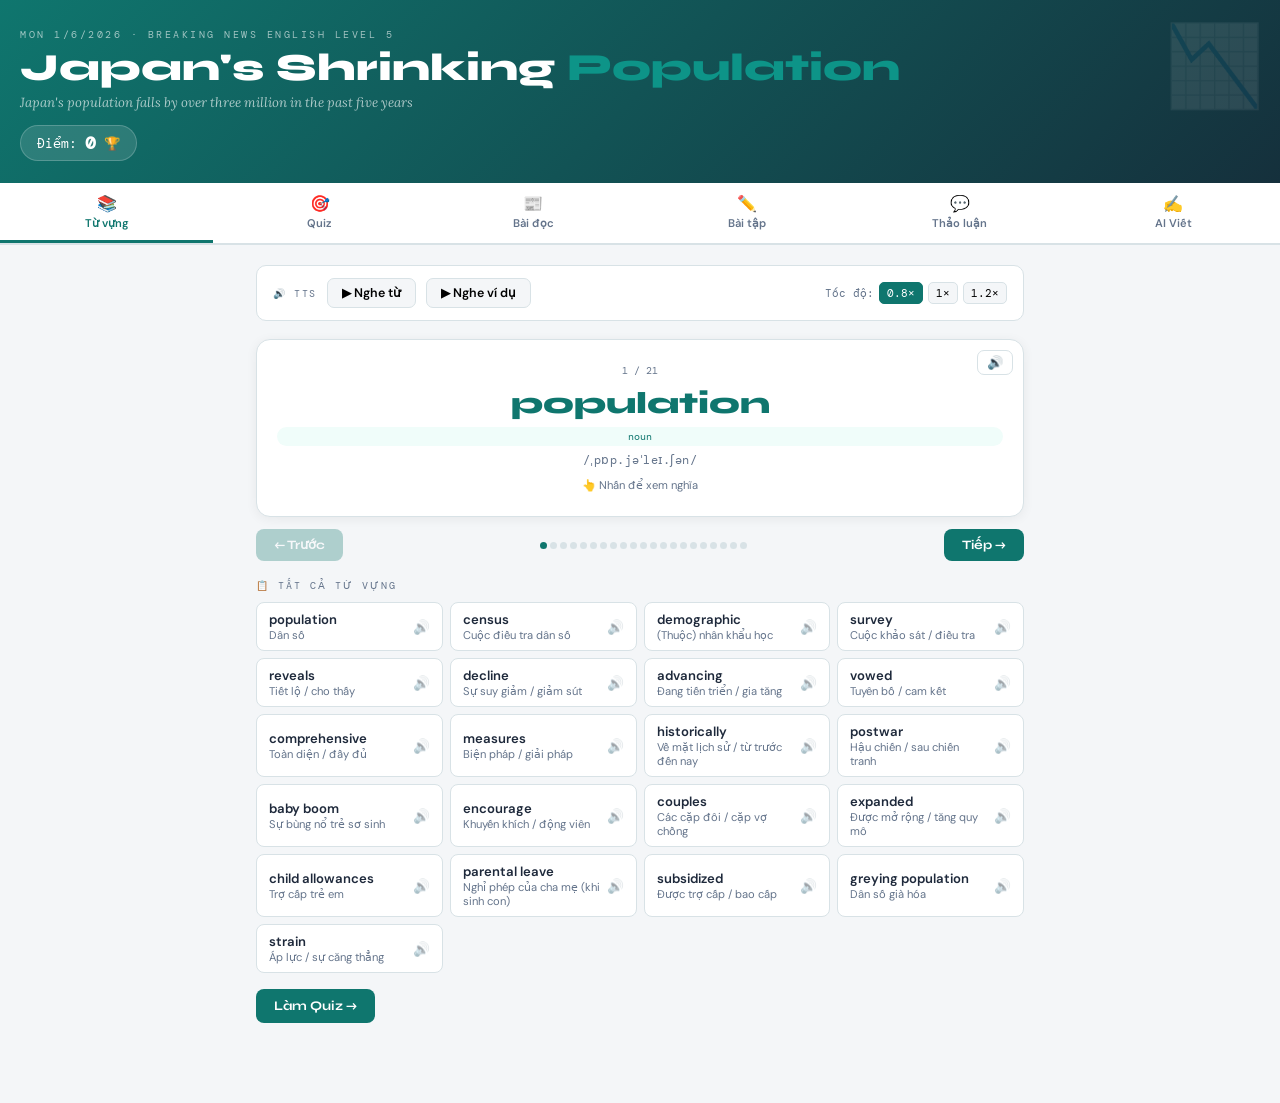
<file: lesson-10.html>
<!DOCTYPE html>
<html lang="vi">
<head>
<meta charset="UTF-8">
<meta name="viewport" content="width=device-width, initial-scale=1.0">
<title>Japan's Shrinking Population – English Lesson</title>
<link href="https://fonts.googleapis.com/css2?family=Syne:wght@400;700;800&family=DM+Mono:wght@400;500&family=Lora:ital,wght@0,400;0,600;1,400&family=DM+Sans:wght@300;400;500;600&display=swap" rel="stylesheet">
<link rel="stylesheet" href="common.css">
</head>
<body>

<script>
const LESSON_CONFIG = {
  tag: "Mon 1/6/2026 · Breaking News English Level 5",
  title: "Japan's Shrinking Population",
  titleHtml: "Japan's Shrinking <em>Population</em>",
  sub: "Japan's population falls by over three million in the past five years",
  emoji: "📉",
  kicker: "📍 Society · 1 June 2026",
  artHl: "Japan's population falls three million in five years",
  artHtml: `
    <p>Japan's <span class="hl" data-w="population" data-viet="dân số">population</span> has fallen by three million in the past five years. This is the largest drop since records began in 1920. Japan's <span class="hl" data-w="government" data-viet="chính phủ">government</span> <span class="hl" data-w="released" data-viet="công bố / phát hành">released</span> figures for its 2025 <span class="hl" data-w="census" data-viet="cuộc điều tra dân số">census</span>. This <span class="hl" data-w="demographic" data-viet="(thuộc) nhân khẩu học">demographic</span> <span class="hl" data-w="survey" data-viet="cuộc khảo sát / điều tra">survey</span> is carried out every five years. The latest one <span class="hl" data-w="reveals" data-viet="tiết lộ / cho thấy">reveals</span> that the number of residents in October was around 123 million. This was a drop of just over 3 million from 2020. This is a fall of 2.5 per cent. The census is the third in a row to show a decrease. Japan's government confirmed that population decline is <span class="hl" data-w="advancing" data-viet="đang tiến triển / gia tăng">advancing</span>. It <span class="hl" data-w="vowed" data-viet="tuyên bố / cam kết">vowed</span> to take "<span class="hl" data-w="comprehensive" data-viet="toàn diện / đầy đủ">comprehensive</span> <span class="hl" data-w="measures" data-viet="biện pháp / giải pháp">measures</span>".</p>
    <p>The government said a big reason for the decline was <span class="hl" data-w="historically" data-viet="về mặt lịch sử / từ trước đến nay">historically</span> low birth rates. In 2025, there were just over 700,000 births. This compared to 2.5 million yearly births in the postwar <span class="hl" data-w="baby boom" data-viet="sự bùng nổ trẻ sơ sinh">baby boom</span>. Many governments have introduced measures to <span class="hl" data-w="encourage" data-viet="khuyến khích / động viên">encourage</span> <span class="hl" data-w="couples" data-viet="các cặp đôi / cặp vợ chồng">couples</span> to have babies. These include <span class="hl" data-w="expanded" data-viet="được mở rộng / tăng quy mô">expanded</span> <span class="hl" data-w="child allowances" data-viet="trợ cấp trẻ em">child allowances</span>, more <span class="hl" data-w="parental leave" data-viet="nghỉ phép của cha mẹ (khi sinh con)">parental leave</span>, and <span class="hl" data-w="subsidized" data-viet="được trợ cấp / bao cấp">subsidized</span> early years education. They have had little success. Japan is one of the world's oldest societies. Its <span class="hl" data-w="greying population" data-viet="dân số già hóa">greying population</span> is putting a lot of <span class="hl" data-w="strain" data-viet="áp lực / sự căng thẳng">strain</span> on healthcare systems, pensions, and the labour force.</p>
  `,
  aiEnabled: true,
  theme: {
    bg: "#f4f6f8",
    border: "#d8e2e6",
    text: "#1e293b",
    muted: "#64748b",
    accent: "#0f766e",
    accent2: "#0d9488",
    light: "#f0fdfa"
  }
};

const VOCAB = [
  {w:"population",pos:"noun",ipa:"/ˌpɒp.jəˈleɪ.ʃən/",viet:"Dân số",def:"All the inhabitants of a particular place",ex:"Japan's <strong>population</strong> has fallen by three million in the past five years."},
  {w:"census",pos:"noun",ipa:"/ˈsen.səs/",viet:"Cuộc điều tra dân số",def:"An official count or survey of a population, typically recording various details of individuals",ex:"Japan's government released figures for its 2025 <strong>census</strong>."},
  {w:"demographic",pos:"adjective",ipa:"/ˌdem.əˈɡræf.ɪk/",viet:"(Thuộc) nhân khẩu học",def:"Relating to the structure of populations",ex:"This <strong>demographic</strong> survey is carried out every five years."},
  {w:"survey",pos:"noun",ipa:"/ˈsɜː.veɪ/",viet:"Cuộc khảo sát / điều tra",def:"An investigation of the opinions or experience of a group of people, based on questions",ex:"This demographic <strong>survey</strong> is carried out every five years."},
  {w:"reveals",pos:"verb",ipa:"/rɪˈviːlz/",viet:"Tiết lộ / cho thấy",def:"Makes previously unknown information known to others",ex:"The latest one <strong>reveals</strong> that the number of residents in October was around 123 million."},
  {w:"decline",pos:"noun",ipa:"/dɪˈklaɪn/",viet:"Sự suy giảm / giảm sút",def:"A gradual and continuous loss of strength, numbers, or quality",ex:"Japan's government confirmed that population <strong>decline</strong> is advancing."},
  {w:"advancing",pos:"verb/adjective",ipa:"/ədˈvɑːn.sɪŋ/",viet:"Đang tiến triển / gia tăng",def:"Moving forward or progressing in a noticeable way",ex:"Japan's government confirmed that population decline is <strong>advancing</strong>."},
  {w:"vowed",pos:"verb",ipa:"/vaʊd/",viet:"Tuyên bố / cam kết",def:"Solemnly promised to do a specified thing",ex:"It <strong>vowed</strong> to take 'comprehensive measures'."},
  {w:"comprehensive",pos:"adjective",ipa:"/ˌkɒm.prɪˈhen.sɪv/",viet:"Toàn diện / đầy đủ",def:"Complete; including all or nearly all elements or aspects of something",ex:"It vowed to take '<strong>comprehensive</strong> measures'."},
  {w:"measures",pos:"noun (plural)",ipa:"/ˈmeʒ.əz/",viet:"Biện pháp / giải pháp",def:"Plans or courses of action taken to achieve a particular purpose",ex:"It vowed to take 'comprehensive <strong>measures</strong>'."},
  {w:"historically",pos:"adverb",ipa:"/hɪˈstɒr.ɪ.kəl.i/",viet:"Về mặt lịch sử / từ trước đến nay",def:"In a way that is related to history or past events",ex:"The government said a big reason for the decline was <strong>historically</strong> low birth rates."},
  {w:"postwar",pos:"adjective",ipa:"/ˌpəʊstˈwɔː/",viet:"Hậu chiến / sau chiến tranh",def:"Occurring or existing in the period after a war",ex:"...yearly births in the <strong>postwar</strong> baby boom."},
  {w:"baby boom",pos:"noun",ipa:"/ˈbeɪ.bi buːm/",viet:"Sự bùng nổ trẻ sơ sinh",def:"A temporary marked increase in the birth rate",ex:"...yearly births in the postwar <strong>baby boom</strong>."},
  {w:"encourage",pos:"verb",ipa:"/ɪnˈkʌr.ɪdʒ/",viet:"Khuyến khích / động viên",def:"Give support, confidence, or hope to someone",ex:"...measures to <strong>encourage</strong> couples to have babies."},
  {w:"couples",pos:"noun (plural)",ipa:"/ˈkʌp.əlz/",viet:"Các cặp đôi / cặp vợ chồng",def:"Two people who are married or in a relationship",ex:"...measures to encourage <strong>couples</strong> to have babies."},
  {w:"expanded",pos:"adjective",ipa:"/ɪkˈspæn.dɪd/",viet:"Được mở rộng / tăng quy mô",def:"Larger or more extensive",ex:"These include <strong>expanded</strong> child allowances..."},
  {w:"child allowances",pos:"noun (plural)",ipa:"/tʃaɪld əˈlaʊ.əns.ɪz/",viet:"Trợ cấp trẻ em",def:"Government payments to help parents with the cost of raising children",ex:"These include expanded <strong>child allowances</strong>..."},
  {w:"parental leave",pos:"noun",ipa:"/pəˈren.təl liːv/",viet:"Nghỉ phép của cha mẹ (khi sinh con)",def:"Time off from work granted to a parent to care for a new child",ex:"...more <strong>parental leave</strong>, and subsidized early years education."},
  {w:"subsidized",pos:"adjective",ipa:"/ˈsʌb.sɪ.daɪzd/",viet:"Được trợ cấp / bao cấp",def:"Supported financially by a government or organization",ex:"...and <strong>subsidized</strong> early years education."},
  {w:"greying population",pos:"noun",ipa:"/ˈɡreɪ.ɪŋ ˌpɒp.jəˈleɪ.ʃən/",viet:"Dân số già hóa",def:"A population with an increasing proportion of elderly people",ex:"Its <strong>greying population</strong> is putting a lot of strain on healthcare systems..."},
  {w:"strain",pos:"noun",ipa:"/streɪn/",viet:"Áp lực / sự căng thẳng",def:"A force tending to pull or stretch something to an extreme or damaging degree",ex:"Its greying population is putting a lot of <strong>strain</strong> on healthcare systems..."}
];

const TF_DATA = [
  {text:"Japan's population fell by over 3 million between 2020 and 2025.",ans:"T",exp:"ĐÚNG — Dân số Nhật Bản giảm khoảng 3 triệu người trong vòng 5 năm qua theo số liệu điều tra dân số năm 2025."},
  {text:"The 2025 census represents the largest population drop since 1920.",ans:"T",exp:"ĐÚNG — Bài viết khẳng định đây là đợt giảm dân số lớn nhất kể từ khi các ghi chép bắt đầu vào năm 1920."},
  {text:"This is the first time a Japanese census has shown a population decline.",ans:"F",exp:"SAI — Cuộc điều tra dân số này là lần thứ ba liên tiếp (third in a row) ghi nhận sự sụt giảm dân số."},
  {text:"There were more births in Japan in 2025 than during the postwar baby boom.",ans:"F",exp:"SAI — Năm 2025 chỉ có hơn 700.000 ca sinh, so với 2,5 triệu ca sinh mỗi năm trong thời kỳ bùng nổ trẻ sơ sinh sau chiến tranh."},
  {text:"Subsidized early years education has successfully reversed Japan's population decline.",ans:"F",exp:"SAI — Các biện pháp như trợ cấp giáo dục mầm non đạt được rất ít thành công (had little success)."},
  {text:"A greying population is putting a lot of strain on Japan's pensions and labor force.",ans:"T",exp:"ĐÚNG — Bài viết nêu rõ dân số già hóa đang gây nhiều áp lực lên hệ thống y tế, lương hưu và lực lượng lao động."}
];

const GF = {
  bank:["fallen", "census", "residents", "measures", "historically", "encourage", "allowances", "strain"],
  parts:[
    "Japan's population has (1)____ by three million in the past five years.",
    "Japan's government released figures for its 2025 (2)____.",
    "The latest survey reveals that the number of (3)____ was around 123 million.",
    "The government vowed to take comprehensive (4)____.",
    "The government said the decline was due to (5)____ low birth rates.",
    "Many governments introduced policies to (6)____ couples to have babies.",
    "These measures include expanded child (7)____ and parental leave.",
    "A greying population is putting a lot of (8)____ on healthcare systems."
  ],
  ans:["fallen", "census", "residents", "measures", "historically", "encourage", "allowances", "strain"]
};

const DISC_COMP = [
  {
    q:"How much has Japan's population fallen in the past five years?",
    model:"Japan's population has fallen by three million in the past five years.",
    note:"Sử dụng cấu trúc 'fallen by [amount]' để diễn tả lượng sụt giảm cụ thể."
  },
  {
    q:"What was Japan's population in October 2025?",
    model:"In October 2025, Japan's population was around 123 million.",
    note:"Giới từ 'in' luôn đứng trước các mốc thời gian như tháng và năm."
  },
  {
    q:"How often is Japan's census carried out?",
    model:"Japan's census is carried out every five years.",
    note:"Cụm từ 'every five years' (mỗi 5 năm một lần) thể hiện một chu kỳ lặp lại đều đặn."
  },
  {
    q:"What percentage did Japan's population decrease between 2020 and 2025?",
    model:"Japan's population decreased by 2.5 per cent between 2020 and 2025.",
    note:"Giới từ 'by' chỉ mức độ thay đổi khi đi kèm với số phần trăm."
  },
  {
    q:"How many consecutive censuses have shown a population decline?",
    model:"Three consecutive censuses have shown a population decline.",
    note:"Tính từ 'consecutive' dùng để chỉ tính liên tục, liền kề nhau của các sự kiện."
  },
  {
    q:"What did the Japanese government promise to do about the declining population?",
    model:"The Japanese government vowed to take comprehensive measures to address the decline.",
    note:"Động từ 'vow' (tuyên thệ/cam kết mạnh mẽ) thường đi kèm trực tiếp với động từ nguyên mẫu 'to V'."
  },
  {
    q:"What is the main reason for Japan's population decline?",
    model:"The main reason for Japan's population decline is historically low birth rates.",
    note:"Trạng từ 'historically' bổ nghĩa cho tính từ 'low' mang nghĩa 'từ trước đến nay / về mặt lịch sử'."
  },
  {
    q:"How many babies were born in Japan in 2025?",
    model:"There were just over 700,000 babies born in Japan in 2025.",
    note:"Cụm từ 'just over' mang nghĩa 'chỉ hơn / nhỉnh hơn một chút' để mô tả con số ước lượng."
  },
  {
    q:"What measures have governments introduced to encourage people to have children?",
    model:"Governments have introduced measures such as expanded child allowances, increased parental leave, and subsidized early years education.",
    note:"Thì hiện tại hoàn thành 'have introduced' diễn tả hành động đã diễn ra trong quá khứ và còn liên quan tới hiện tại."
  },
  {
    q:"What problems is Japan's ageing population causing for the country?",
    model:"It is putting a lot of strain on healthcare systems, pension plans, and the labor force.",
    note:"Thành ngữ 'put strain on someone/something' nghĩa là đặt gánh nặng hoặc gây áp lực lớn lên ai/cái gì."
  }
];

const DISC_OPEN = [
  {
    q:"Why do you think birth rates are falling in many countries?",
    model:"In my opinion, birth rates are falling because of the rising cost of living, high housing prices, and people prioritizing their careers over starting a family.",
    note:"Cụm từ 'rising cost of living' (chi phí sinh hoạt leo thang) là chủ đề rất phổ biến trong các cuộc thảo luận xã hội."
  },
  {
    q:"Do you think governments should spend money to encourage people to have children? Why or why not?",
    model:"Personally, I believe governments should invest in financial support for families because maintaining a stable population size is critical for long-term economic stability.",
    note:"Cấu trúc 'Personally, I believe...' giúp đưa ra quan điểm cá nhân một cách lịch sự và chắc chắn."
  },
  {
    q:"What are the advantages and disadvantages of having a large population?",
    model:"While a large population provides a massive market and labor force, it can also lead to overconsumption of resources and severe environmental pollution.",
    note:"Cấu trúc nhượng bộ 'While A, B...' (Trong khi A thì B...) giúp cân bằng giữa ưu điểm và nhược điểm."
  },
  {
    q:"How might a declining population affect a country's economy?",
    model:"A declining population can result in labor shortages, lower productivity, and a smaller tax base, which ultimately slows down economic growth.",
    note:"Động từ 'result in' mang nghĩa dẫn đến/gây ra hậu quả gì đó."
  },
  {
    q:"What challenges do elderly populations create for governments?",
    model:"Elderly populations place a heavy financial burden on governments in terms of increased healthcare costs and funding public pension systems.",
    note:"Cụm từ 'in terms of' (về khía cạnh / xét về mặt) giúp định vị phạm vi cho gánh nặng tài chính."
  },
  {
    q:"Would financial support encourage more people to have children? Why or why not?",
    model:"I think financial support would help, but it might not be enough on its own because raising children also requires significant time, energy, and social safety nets.",
    note:"Cụm từ 'on its own' ở đây nghĩa là 'nếu chỉ đứng một mình / riêng nó'."
  },
  {
    q:"What can employers do to make it easier for people to raise children?",
    model:"Employers can offer flexible working hours, remote work options, and on-site childcare services to support working parents.",
    note:"Sử dụng các cụm từ 'flexible working hours' (giờ làm việc linh hoạt) và 'remote work' (làm việc từ xa)."
  },
  {
    q:"Is population decline a problem in your country? Why or why not?",
    model:"Currently, population growth is slowing down in my country, but it has not reached a critical decline yet; however, we should plan ahead to avoid labor shortages in the future.",
    note:"Cụm động từ 'plan ahead' nghĩa là lập kế hoạch trước / chuẩn bị trước."
  },
  {
    q:"How might technology help countries with ageing populations and labour shortages?",
    model:"Technology like artificial intelligence, robotic automation, and telemedicine can fill labor gaps and improve the efficiency of eldercare.",
    note:"Cụm danh từ 'telemedicine' (y tế từ xa) và 'eldercare' (chăm sóc người già)."
  },
  {
    q:"Do you think population growth or population decline is the bigger challenge for the world today? Explain.",
    model:"I think both are challenges, but population decline in developed countries is a more immediate threat to global economic stability, whereas population growth in poor regions strains resources.",
    note:"Liên từ đối lập 'whereas' (trong khi đó) dùng để so sánh tương phản giữa hai hiện tượng."
  }
];

const AW_PROMPTS = [
  {
    viet: "Dân số của đất nước đã giảm đáng kể trong năm năm qua.",
    hint: "population / country / decrease / significantly / in the past five years",
    grammar: "S + has/have + V3 + adverb + in the past five years"
  },
  {
    viet: "Nhiều chính phủ đã áp dụng các trợ cấp trẻ em được mở rộng kể từ khi cuộc khủng hoảng dân số bắt đầu.",
    hint: "many governments / introduced / expanded child allowances / since / population crisis / began",
    grammar: "S + has/have + V3 + O + since + S + V2/ed"
  },
  {
    viet: "Hệ thống y tế của chúng ta đã phải chịu nhiều áp lực do dân số già hóa.",
    hint: "our healthcare system / put / a lot of strain on / because of / ageing population",
    grammar: "S + has + put + a lot of strain on + O + because of + NP"
  }
];

const ART_PLAIN = `Japan's population has fallen by three million in the past five years. This is the largest drop since records began in 1920. Japan's government released figures for its 2025 census. This demographic survey is carried out every five years. The latest one reveals that the number of residents in October was around 123 million. This was a drop of just over 3 million from 2020. This is a fall of 2.5 per cent. The census is the third in a row to show a decrease. Japan's government confirmed that population decline is advancing. It vowed to take "comprehensive measures".

The government said a big reason for the decline was historically low birth rates. In 2025, there were just over 700,000 births. This compared to 2.5 million yearly births in the postwar baby boom. Many governments have introduced measures to encourage couples to have babies. These include expanded child allowances, more parental leave, and subsidized early years education. They have had little success. Japan is one of the world's oldest societies. Its greying population is putting a lot of strain on healthcare systems, pensions, and the labour force.`;
</script>
<script src="common.js"></script>
</body>
</html>
</file>
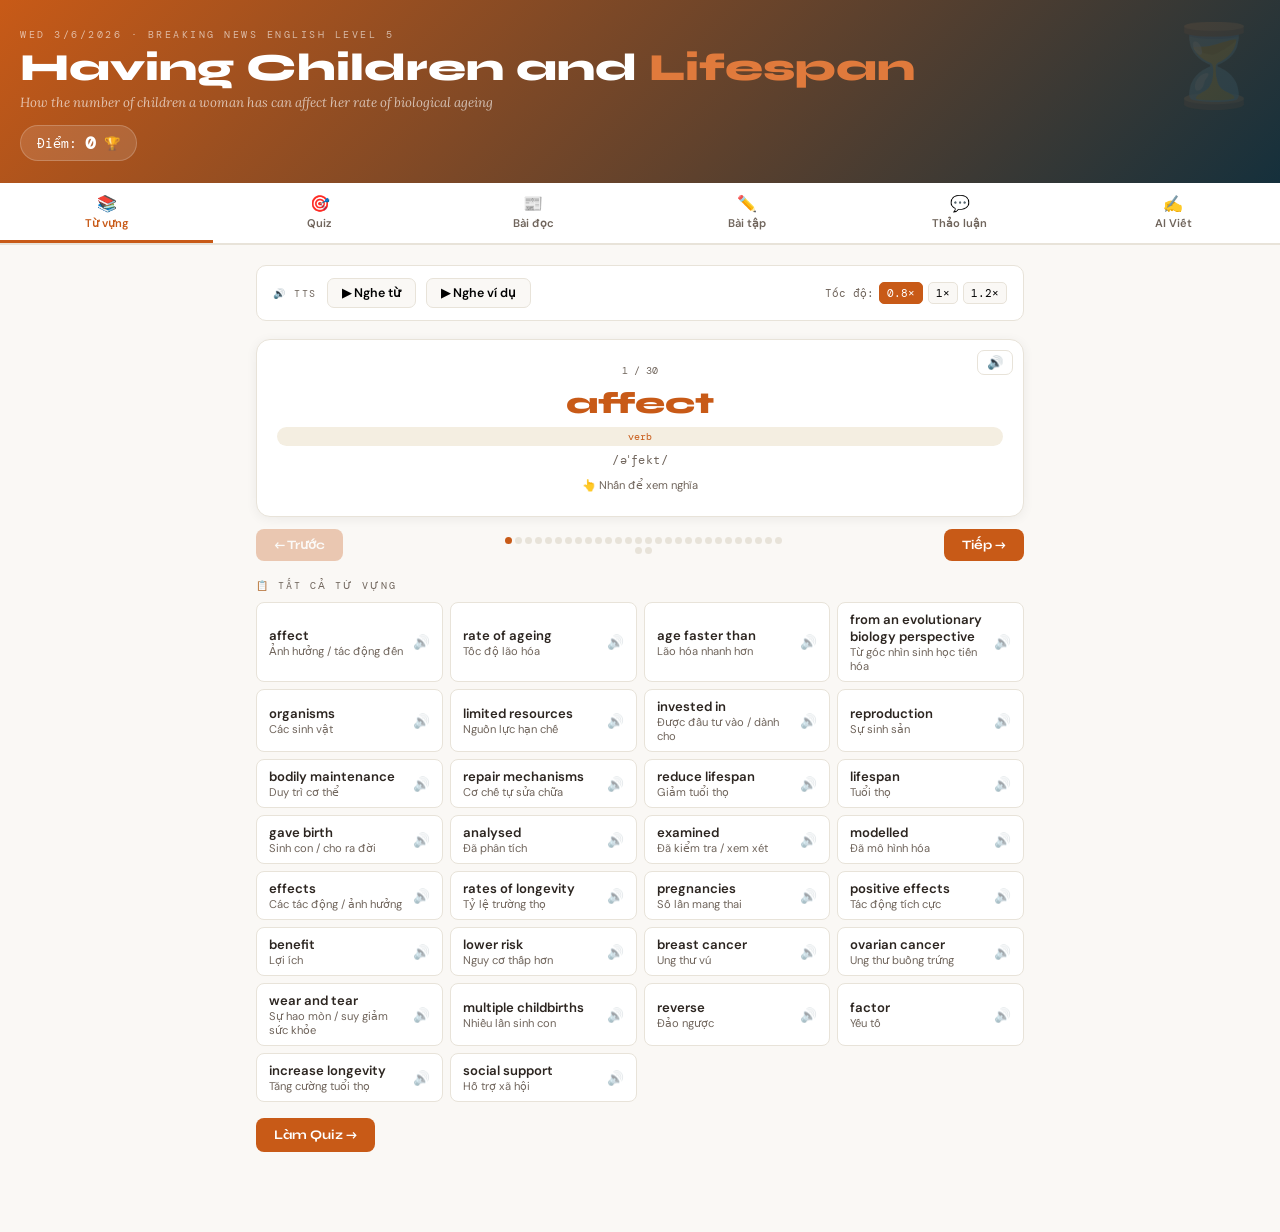
<file: lesson-11.html>
<!DOCTYPE html>
<html lang="vi">
<head>
<meta charset="UTF-8">
<meta name="viewport" content="width=device-width, initial-scale=1.0">
<title>Having Children and Lifespan – English Lesson</title>
<link href="https://fonts.googleapis.com/css2?family=Syne:wght@400;700;800&family=DM+Mono:wght@400;500&family=Lora:ital,wght@0,400;0,600;1,400&family=DM+Sans:wght@300;400;500;600&display=swap" rel="stylesheet">
<link rel="stylesheet" href="common.css">
</head>
<body>

<script>
const LESSON_CONFIG = {
  tag: "Wed 3/6/2026 · Breaking News English Level 5",
  title: "Having Children and Lifespan",
  titleHtml: "Having Children and <em>Lifespan</em>",
  sub: "How the number of children a woman has can affect her rate of biological ageing",
  emoji: "⏳",
  kicker: "📍 Health · 3 June 2026",
  artHl: "Number of children affects lifespan of mothers",
  artHtml: `
    <p>A study suggests the number of children a woman has might <span class="hl" data-w="affect" data-viet="ảnh hưởng">affect</span> her <span class="hl" data-w="rate of ageing" data-viet="tốc độ lão hóa">rate of ageing</span>. Research from Finland found that women who had five children or more, or no children, <span class="hl" data-w="age faster than" data-viet="lão hóa nhanh hơn">aged faster than</span> those who had few kids. A researcher said: "<span class="hl" data-w="from an evolutionary biology perspective" data-viet="từ góc nhìn sinh học tiến hóa">From an evolutionary biology perspective</span>, <span class="hl" data-w="organisms" data-viet="các sinh vật">organisms</span> have <span class="hl" data-w="limited resources" data-viet="nguồn lực hạn chế">limited resources</span>, such as time and energy. When a large amount of energy is <span class="hl" data-w="invested in" data-viet="được đầu tư vào / dành cho">invested in</span> <span class="hl" data-w="reproduction" data-viet="sự sinh sản">reproduction</span>, it is taken away from <span class="hl" data-w="bodily maintenance" data-viet="duy trì cơ thể">bodily maintenance</span> and <span class="hl" data-w="repair mechanisms" data-viet="cơ chế tự sửa chữa">repair mechanisms</span>, which could <span class="hl" data-w="reduce lifespan" data-viet="giảm tuổi thọ">reduce lifespan</span>." She was surprised about the shorter <span class="hl" data-w="lifespan" data-viet="tuổi thọ">lifespans</span> of women who never <span class="hl" data-w="gave birth" data-viet="sinh con">gave birth</span>.</p>
    <p>The researchers <span class="hl" data-w="analysed" data-viet="đã phân tích">analysed</span> health data on 14,836 women. Researchers <span class="hl" data-w="examined" data-viet="đã kiểm tra / xem xét">examined</span> DNA data and blood, then <span class="hl" data-w="modelled" data-viet="đã mô hình hóa">modelled</span> the <span class="hl" data-w="effects" data-viet="các tác động / ảnh hưởng">effects</span> of reproduction on women's <span class="hl" data-w="rates of longevity" data-viet="tỷ lệ trường thọ">rates of longevity</span>. A researcher found that having fewer <span class="hl" data-w="pregnancies" data-viet="việc mang thai">pregnancies</span> could have <span class="hl" data-w="positive effects" data-viet="tác động tích cực">positive effects</span> on a mother's health. One <span class="hl" data-w="benefit" data-viet="lợi ích">benefit</span> is a possible <span class="hl" data-w="lower risk" data-viet="nguy cơ thấp hơn">lower risk</span> of <span class="hl" data-w="breast cancer" data-viet="ung thư vú">breast cancer</span> and <span class="hl" data-w="ovarian cancer" data-viet="ung thư buồng trứng">ovarian cancer</span>. However, the "<span class="hl" data-w="wear and tear" data-viet="sự hao mòn / suy giảm sức khỏe">wear and tear</span>" from <span class="hl" data-w="multiple childbirths" data-viet="nhiều lần sinh con">multiple childbirths</span> could <span class="hl" data-w="reverse" data-viet="đảo ngược">reverse</span> this lowered risk. Another <span class="hl" data-w="factor" data-viet="yếu tố">factor</span> that could <span class="hl" data-w="increase longevity" data-viet="tăng tuổi thọ">increase longevity</span> is the <span class="hl" data-w="social support" data-viet="hỗ trợ xã hội">social support</span> a mother receives.</p>
  `,
  aiEnabled: true,
  theme: {
    bg: "#faf8f5",
    border: "#e8e3d9",
    text: "#2c2520",
    muted: "#70655c",
    accent: "#c85a17",
    accent2: "#e07a3c",
    light: "#f4eee1"
  }
};

const VOCAB = [
  {w:"affect",pos:"verb",ipa:"/əˈfekt/",viet:"Ảnh hưởng / tác động đến",def:"Have an effect on; make a difference to",ex:"A study suggests the number of children a woman has might <strong>affect</strong> her rate of ageing."},
  {w:"rate of ageing",pos:"phrase",ipa:"/reɪt əv ˈeɪ.dʒɪŋ/",viet:"Tốc độ lão hóa",def:"The speed at which an organism grows biologically older",ex:"A study suggests the number of children a woman has might affect her <strong>rate of ageing</strong>."},
  {w:"age faster than",pos:"phrase",ipa:"/eɪdʒ ˈfɑː.stər ðæn/",viet:"Lão hóa nhanh hơn",def:"To experience biological aging at a higher speed than others",ex:"...aged <strong>faster than</strong> those who had few kids."},
  {w:"from an evolutionary biology perspective",pos:"phrase",ipa:"/frɒm ən ˌiː.vəˈluː.ʃən.ər.i baɪˈɒl.ə.dʒi pəˈspek.tɪv/",viet:"Từ góc nhìn sinh học tiến hóa",def:"Looking at biological phenomena from the standpoint of evolutionary history and survival",ex:"<strong>From an evolutionary biology perspective</strong>, organisms have limited resources..."},
  {w:"organisms",pos:"noun (plural)",ipa:"/ˈɔː.ɡən.ɪz.əmz/",viet:"Các sinh vật",def:"An individual animal, plant, or single-celled life form",ex:"...<strong>organisms</strong> have limited resources, such as time and energy."},
  {w:"limited resources",pos:"phrase",ipa:"/ˈlɪm.ɪ.tɪd rɪˈzɔː.sɪz/",viet:"Nguồn lực hạn chế",def:"Finite amounts of assets, time, or energy available for use",ex:"...organisms have <strong>limited resources</strong>, such as time and energy."},
  {w:"invested in",pos:"phrase",ipa:"/ɪnˈves.tɪd ɪn/",viet:"Được đầu tư vào / dành cho",def:"Spent or devoted time, energy, or money for a future benefit",ex:"When a large amount of energy is <strong>invested in</strong> reproduction..."},
  {w:"reproduction",pos:"noun",ipa:"/ˌriː.prəˈdʌk.ʃən/",viet:"Sự sinh sản",def:"The biological process by which new individual organisms are produced",ex:"...energy is invested in <strong>reproduction</strong>, it is taken away from bodily maintenance..."},
  {w:"bodily maintenance",pos:"phrase",ipa:"/ˈbɒd.əl.i ˈmeɪn.tən.əns/",viet:"Duy trì cơ thể",def:"The biological upkeep of an organism's cells, tissues, and systems",ex:"...it is taken away from <strong>bodily maintenance</strong> and repair mechanisms..."},
  {w:"repair mechanisms",pos:"phrase",ipa:"/rɪˈpeər ˈmek.ə.nɪz.əmz/",viet:"Cơ chế tự sửa chữa",def:"Biological processes that fix damage to DNA or cells",ex:"...it is taken away from bodily maintenance and <strong>repair mechanisms</strong>..."},
  {w:"reduce lifespan",pos:"phrase",ipa:"/rɪˈdjuːs ˈlaɪf.spæn/",viet:"Giảm tuổi thọ",def:"To shorten the length of time that an organism lives",ex:"...which could <strong>reduce lifespan</strong>."},
  {w:"lifespan",pos:"noun",ipa:"/ˈlaɪf.spæn/",viet:"Tuổi thọ",def:"The length of time for which a person or animal lives",ex:"...which could reduce <strong>lifespan</strong>."},
  {w:"gave birth",pos:"phrase",ipa:"/ɡeɪv bɜːθ/",viet:"Sinh con / cho ra đời",def:"Delivered a baby; produced offspring",ex:"...women who never <strong>gave birth</strong>."},
  {w:"analysed",pos:"verb (past)",ipa:"/ˈæn.əl.aɪzd/",viet:"Đã phân tích",def:"Examined methodically and in detail for explanation or interpretation",ex:"The researchers <strong>analysed</strong> health data on 14,836 women."},
  {w:"examined",pos:"verb (past)",ipa:"/ɪɡˈzæm.ɪnd/",viet:"Đã kiểm tra / xem xét",def:"Inspected or investigated in detail",ex:"Researchers <strong>examined</strong> DNA data and blood..."},
  {w:"modelled",pos:"verb (past)",ipa:"/ˈmɒd.əld/",viet:"Đã mô hình hóa",def:"Devised a representation or simulation of a process or system",ex:"...then <strong>modelled</strong> the effects of reproduction on women's rates of longevity."},
  {w:"effects",pos:"noun (plural)",ipa:"/ɪˈfekts/",viet:"Các tác động / ảnh hưởng",def:"A change which is a result or consequence of an action or other cause",ex:"...then modelled the <strong>effects</strong> of reproduction..."},
  {w:"rates of longevity",pos:"phrase",ipa:"/reɪts əv lɒnˈdʒev.ə.ti/",viet:"Tỷ lệ trường thọ",def:"The statistical rates or patterns of long life",ex:"...on women's <strong>rates of longevity</strong>."},
  {w:"pregnancies",pos:"noun (plural)",ipa:"/ˈpreɡ.nən.siz/",viet:"Số lần mang thai",def:"The state of carrying a developing embryo or fetus within the female body",ex:"...having fewer <strong>pregnancies</strong> could have positive effects..."},
  {w:"positive effects",pos:"phrase",ipa:"/ˈpɒz.ə.tɪv ɪˈfekts/",viet:"Tác động tích cực",def:"Beneficial or helpful impacts on something",ex:"...having fewer pregnancies could have <strong>positive effects</strong> on a mother's health."},
  {w:"benefit",pos:"noun",ipa:"/ˈben.ɪ.fɪt/",viet:"Lợi ích",def:"An advantage or profit gained from something",ex:"One <strong>benefit</strong> is a possible lower risk of breast and ovarian cancer."},
  {w:"lower risk",pos:"phrase",ipa:"/ˈləʊ.ər rɪsk/",viet:"Nguy cơ thấp hơn",def:"A decreased probability of something bad happening",ex:"One benefit is a possible <strong>lower risk</strong> of breast and ovarian cancer."},
  {w:"breast cancer",pos:"noun",ipa:"/brest ˈkæn.sər/",viet:"Ung thư vú",def:"A cancer that forms in the cells of the breasts",ex:"One benefit is a possible lower risk of <strong>breast cancer</strong> and ovarian cancer."},
  {w:"ovarian cancer",pos:"noun",ipa:"/əʊˈveə.ri.ən ˈkæn.sər/",viet:"Ung thư buồng trứng",def:"A cancer that begins in the female organs that produce eggs",ex:"One benefit is a possible lower risk of breast cancer and <strong>ovarian cancer</strong>."},
  {w:"wear and tear",pos:"phrase",ipa:"/weər ænd teər/",viet:"Sự hao mòn / suy giảm sức khỏe",def:"The gradual damage that comes from normal use, aging, or physical stress",ex:"However, the '<strong>wear and tear</strong>' from multiple childbirths could reverse this..."},
  {w:"multiple childbirths",pos:"phrase",ipa:"/ˈmʌl.tɪ.pəl ˈtʃaɪld.bɜːθs/",viet:"Nhiều lần sinh con",def:"Giving birth to babies several times",ex:"However, the 'wear and tear' from <strong>multiple childbirths</strong> could reverse this..."},
  {w:"reverse",pos:"verb",ipa:"/rɪˈvɜːs/",viet:"Đảo ngược",def:"Turn something the opposite way around or change to the contrary",ex:"...could <strong>reverse</strong> this lowered risk."},
  {w:"factor",pos:"noun",ipa:"/ˈfæk.tər/",viet:"Yếu tố",def:"A circumstance, fact, or influence that contributes to a result",ex:"Another <strong>factor</strong> that could increase longevity..."},
  {w:"increase longevity",pos:"phrase",ipa:"/ɪnˈkriːs lɒnˈdʒev.ə.ti/",viet:"Tăng cường tuổi thọ",def:"To make lifespan longer or extend life expectancy",ex:"Another factor that could <strong>increase longevity</strong>..."},
  {w:"social support",pos:"phrase",ipa:"/ˈsəʊ.ʃəl səˈpɔːt/",viet:"Hỗ trợ xã hội",def:"Assistance or care provided by family, friends, or the community",ex:"...is the <strong>social support</strong> a mother receives."}
];

const TF_DATA = [
  {text:"The study suggests a woman's rate of aging might be affected by how many children she has.",ans:"T",exp:"ĐÚNG — Câu đầu tiên trong bài nói: 'A study suggests the number of children a woman has might affect her rate of ageing.'"},
  {text:"Women with a small number of children aged faster than those with five or more children.",ans:"F",exp:"SAI — Bài viết chỉ ra rằng những người có từ 5 con trở lên, hoặc không có con mới là những người lão hóa nhanh hơn."},
  {text:"From an evolutionary standpoint, organisms have unlimited resources to balance between reproduction and maintenance.",ans:"F",exp:"SAI — Góc nhìn sinh học tiến hóa chỉ ra rằng các sinh vật có nguồn lực hạn chế ('limited resources'), không phải vô hạn."},
  {text:"The researcher was surprised that childless women also had shorter lifespans.",ans:"T",exp:"ĐÚNG — Câu cuối đoạn 1 viết: 'She was surprised about the shorter lifespans of women who never gave birth.'"},
  {text:"The study analyzed data of over 14,000 women.",ans:"T",exp:"ĐÚNG — Bài viết viết các nhà nghiên cứu đã phân tích dữ liệu sức khỏe của 14,836 phụ nữ (khoảng hơn 14 nghìn người)."},
  {text:"Having more pregnancies always increases the risk of breast and ovarian cancer.",ans:"F",exp:"SAI — Ngược lại, ít mang thai hơn ('fewer pregnancies') mới có thể có tác động tích cực như giảm nguy cơ mắc các loại ung thư này."}
];

const GF = {
  bank:["affect", "organisms", "reproduction", "lifespan", "analysed", "benefit", "reverse", "support"],
  parts:[
    "A study suggests the number of children a woman has might (1)____ her rate of ageing.",
    "From an evolutionary biology perspective, (2)____ have limited resources.",
    "When energy is invested in (3)____, it is taken away from bodily maintenance.",
    "Large investment in reproduction could reduce (4)____.",
    "The researchers (5)____ health data on 14,836 women.",
    "One (6)____ of fewer pregnancies is a lower risk of cancer.",
    "The wear and tear from multiple childbirths could (7)____ a lowered risk.",
    "Social (8)____ is another factor that could increase longevity."
  ],
  ans:["affect", "organisms", "reproduction", "lifespan", "analysed", "benefit", "reverse", "support"]
};

const DISC_COMP = [
  {
    q:"What did the study suggest about the number of children a woman has and ageing?",
    model:"The study suggested that the number of children a woman has might affect her rate of biological ageing.",
    note:"Động từ 'suggest' đi kèm mệnh đề danh từ bắt đầu bằng 'that' để chỉ ra phát hiện của nghiên cứu."
  },
  {
    q:"Which groups of women were found to age faster?",
    model:"Women who had five or more children, as well as those who had no children, were found to age faster.",
    note:"Cụm từ 'as well as' dùng để liên kết các đối tượng tương đương (như 'and also')."
  },
  {
    q:"According to the researcher, why can reproduction affect lifespan?",
    model:"According to the researcher, reproduction can affect lifespan because investing energy in reproduction diverts resources away from bodily maintenance and repair.",
    note:"Cụm từ 'diverts resources away from' có nghĩa là làm chệch hướng nguồn lực khỏi điều gì đó."
  },
  {
    q:"What resources do organisms have in limited amounts?",
    model:"Organisms have limited resources such as time and energy.",
    note:"Cụm từ 'such as' dùng để đưa ra các ví dụ cụ thể của nguồn lực."
  },
  {
    q:"What happens when a large amount of energy is invested in reproduction?",
    model:"When a large amount of energy is invested in reproduction, it is taken away from bodily maintenance and repair mechanisms.",
    note:"Cấu trúc bị động ở hiện tại đơn: 'is invested in' (được đầu tư vào) và 'is taken away from' (bị lấy đi khỏi)."
  },
  {
    q:"What surprised the researcher about women who never gave birth?",
    model:"The researcher was surprised by the shorter lifespans of women who had never given birth.",
    note:"Dùng thì quá khứ hoàn thành 'had never given birth' để chỉ hành động chưa từng xảy ra trước một mốc thời gian trong quá khứ."
  },
  {
    q:"How many women were included in the study?",
    model:"The study analysed health data from 14,836 women.",
    note:"Số đếm tiếng Anh sử dụng dấu phẩy ',' để phân tách hàng nghìn (14,836)."
  },
  {
    q:"What types of data did the researchers examine?",
    model:"The researchers examined DNA data, blood, and health records.",
    note:"Động từ 'examine' mang nghĩa là kiểm tra, nghiên cứu kỹ lưỡng mẫu vật hoặc dữ liệu."
  },
  {
    q:"What health benefit may come from having fewer pregnancies?",
    model:"Having fewer pregnancies may result in a lower risk of breast and ovarian cancer.",
    note:"Cụm động từ 'result in' chỉ kết quả, cụm danh từ 'lower risk' nghĩa là nguy cơ thấp hơn."
  },
  {
    q:"How could multiple childbirths affect this benefit?",
    model:"The wear and tear from multiple childbirths could reverse the lowered risk of cancer.",
    note:"Động từ 'reverse' mang nghĩa đảo ngược kết quả hoặc trạng thái nào đó từ tốt sang xấu."
  }
];

const DISC_OPEN = [
  {
    q:"Were you surprised by the findings of this study? Why or why not?",
    model:"Yes, I was surprised to learn that childless women also age faster, as I had assumed they would suffer less physical wear and tear.",
    note:"Dùng cấu trúc 'I was surprised to learn that...' để diễn tả sự ngạc nhiên khi biết được một điều gì đó."
  },
  {
    q:"Do you think having children affects a person's health and lifestyle? How?",
    model:"Yes, having children significantly changes a person's lifestyle by reducing their free time and sleep, while also adding financial and emotional responsibilities.",
    note:"Dùng 'by + V-ing' để chỉ cách thức một hành động tác động đến cuộc sống."
  },
  {
    q:"What are some challenges parents face when raising several children?",
    model:"Parents raising multiple children face high financial costs, difficulty balancing attention among siblings, and extreme exhaustion from daily chores.",
    note:"Cụm từ 'balancing attention among siblings' nghĩa là cân bằng sự chú ý giữa các anh chị em."
  },
  {
    q:"Why might social support help people live longer?",
    model:"Social support can help people live longer by reducing stress levels, providing emotional comfort, and assisting with daily tasks.",
    note:"Cụm từ 'emotional comfort' có nghĩa là sự an ủi/xoa dịu về mặt cảm xúc."
  },
  {
    q:"What kinds of support should governments provide to parents?",
    model:"Governments should provide financial support such as child allowances, longer parental leave, and subsidized childcare services.",
    note:"Cụm từ 'childcare services' là các dịch vụ chăm sóc trẻ em."
  },
  {
    q:"Do you think people today are having fewer children than in the past? Why?",
    model:"Yes, people are having fewer children due to the high cost of raising them, career ambitions, and shifts in social values about family size.",
    note:"Cụm từ 'due to' (bởi vì) đi kèm với cụm danh từ chỉ nguyên nhân."
  },
  {
    q:"What are some advantages of having a large family?",
    model:"A large family provides a lively household, a strong support network, and closer relationships among many siblings.",
    note:"Cụm từ 'support network' có nghĩa là mạng lưới hỗ trợ lẫn nhau."
  },
  {
    q:"What are some advantages of having a small family?",
    model:"A small family allows parents to focus their resources and attention on one or two children, reducing financial strain and saving personal time.",
    note:"Cụm động từ 'focus one's resources and attention on' nghĩa là tập trung nguồn lực và sự chú ý vào ai."
  },
  {
    q:"Why do some people choose not to have children?",
    model:"Some people choose not to have children to prioritize their careers, enjoy personal freedom, or avoid the high financial and emotional costs of parenting.",
    note:"Động từ 'prioritize' nghĩa là ưu tiên cái gì đó trước tiên."
  },
  {
    q:"In your opinion, what factors are most important for living a long and healthy life?",
    model:"In my opinion, the most important factors are maintaining a balanced diet, exercising regularly, managing stress, and having strong relationships.",
    note:"'In my opinion' (Theo ý kiến của tôi) là cụm từ mở đầu phổ biến để đưa ra quan điểm riêng."
  }
];

const AW_PROMPTS = [
  {
    viet:"Năng lượng được đầu tư vào việc sinh sản có thể làm giảm tuổi thọ vì nó bị lấy đi khỏi các cơ chế sửa chữa của cơ thể.",
    hint:"energy / invested in / reproduction / reduce lifespan / taken away / bodily repair mechanisms",
    grammar:"Energy + invested in + reproduction + can + reduce + lifespan + because + it is + taken away from + bodily repair mechanisms"
  },
  {
    viet:"Các nhà nghiên cứu đã phân tích dữ liệu DNA của hàng ngàn phụ nữ để mô hình hóa các tác động của việc sinh con đối với tốc độ lão hóa.",
    hint:"researchers / analysed DNA data / thousands of women / model the effects of / childbirth / rate of ageing",
    grammar:"S + analysed + DNA data of + O + to + model the effects of + O + on + rate of ageing"
  },
  {
    viet:"Mặc dù việc mang thai ít hơn có tác động tích cực đến sức khỏe, sự hao mòn từ nhiều lần sinh nở có thể đảo ngược lợi ích này.",
    hint:"although / fewer pregnancies / positive effects on health / wear and tear / multiple childbirths / reverse this benefit",
    grammar:"Although + fewer pregnancies + have + positive effects on health, + wear and tear + from + multiple childbirths + can + reverse + this benefit"
  }
];

const ART_PLAIN = `A study suggests the number of children a woman has might affect her rate of ageing. Research from Finland found that women who had five children or more, or no children, aged faster than those who had few kids. A researcher said: "From an evolutionary biology perspective, organisms have limited resources, such as time and energy. When a large amount of energy is invested in reproduction, it is taken away from bodily maintenance and repair mechanisms, which could reduce lifespan." She was surprised about the shorter lifespans of women who never gave birth.

The researchers analysed health data on 14,836 women. Researchers examined DNA data and blood, then modelled the effects of reproduction on women's rates of longevity. A researcher found that having fewer pregnancies could have positive effects on a mother's health. One benefit is a possible lower risk of breast and ovarian cancer. However, the "wear and tear" from multiple childbirths could reverse this lowered risk. Another factor that could increase longevity is the social support a mother receives.`;
</script>
<script src="common.js"></script>
</body>
</html>
</file>
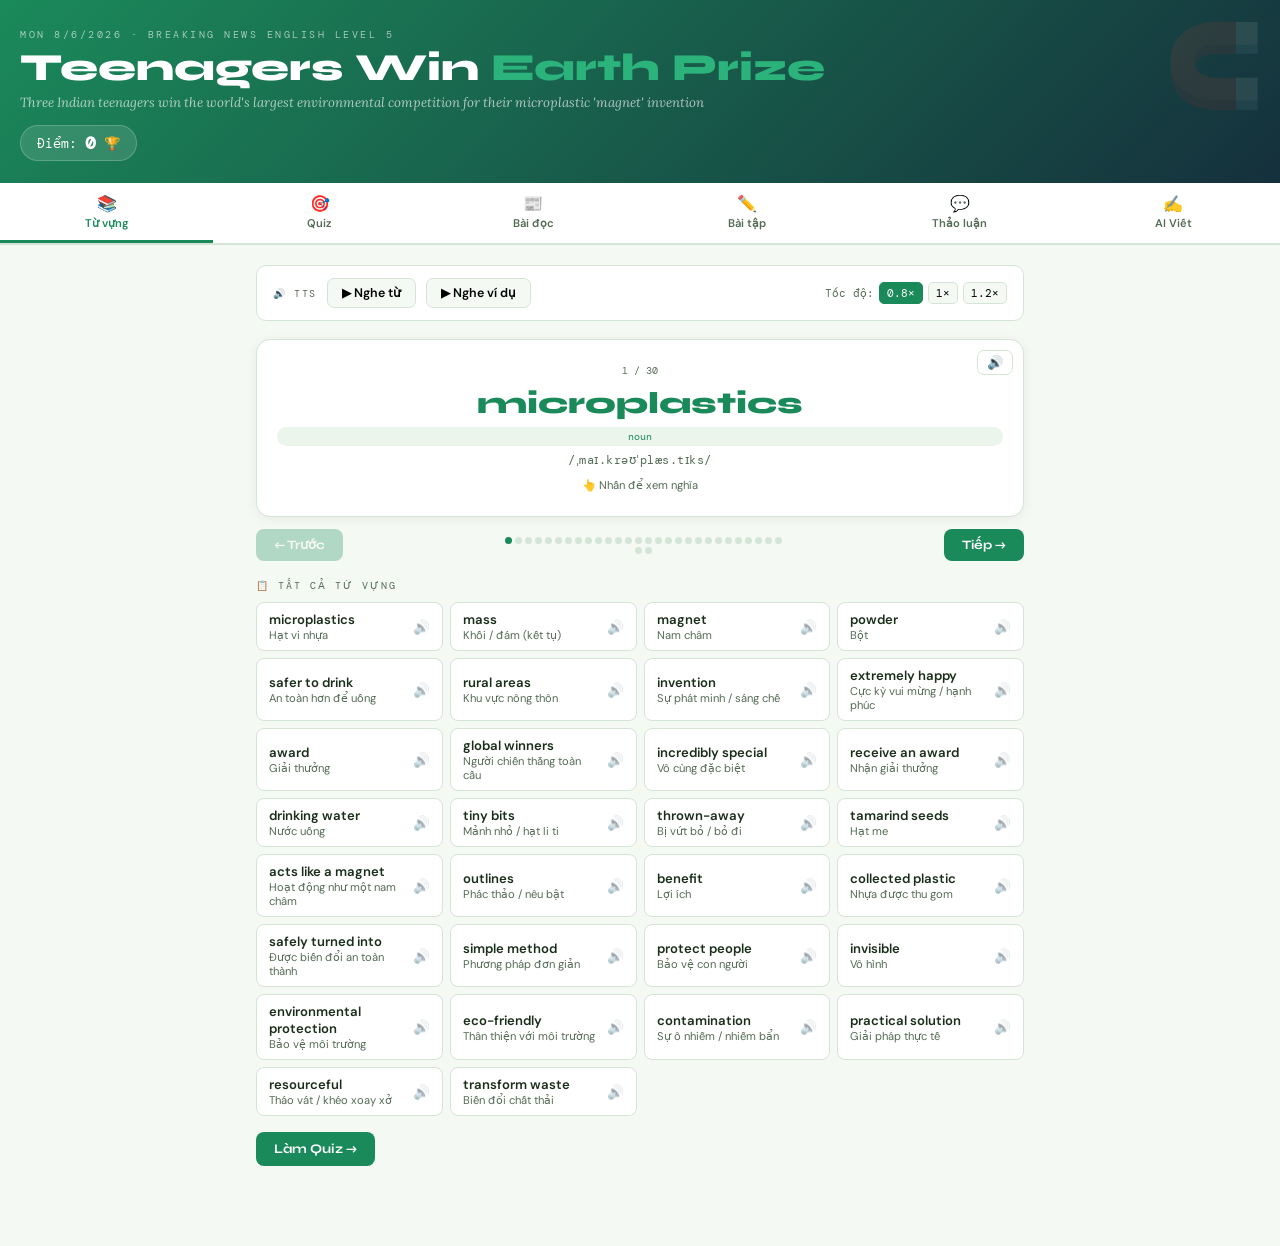
<file: lesson-12.html>
<!DOCTYPE html>
<html lang="vi">
<head>
<meta charset="UTF-8">
<meta name="viewport" content="width=device-width, initial-scale=1.0">
<title>Teenagers Win Earth Prize – English Lesson</title>
<link href="https://fonts.googleapis.com/css2?family=Syne:wght@400;700;800&family=DM+Mono:wght@400;500&family=Lora:ital,wght@0,400;0,600;1,400&family=DM+Sans:wght@300;400;500;600&display=swap" rel="stylesheet">
<link rel="stylesheet" href="common.css">
</head>
<body>

<script>
const LESSON_CONFIG = {
  tag: "Mon 8/6/2026 · Breaking News English Level 5",
  title: "Teenagers Win Earth Prize",
  titleHtml: "Teenagers Win <em>Earth Prize</em>",
  sub: "Three Indian teenagers win the world's largest environmental competition for their microplastic 'magnet' invention",
  emoji: "🧲",
  kicker: "📍 Environment · 8 June 2026",
  artHl: "Teenagers win Earth Prize for microplastic 'magnet'",
  artHtml: `
    <p>Three sixteen-year-olds from India have won this year's <span class="hl" data-w="Earth Prize" data-viet="Giải thưởng Trái Đất">Earth Prize</span>. This <span class="hl" data-w="award" data-viet="giải thưởng">award</span> is the world's largest environmental <span class="hl" data-w="sustainability" data-viet="sự bền vững">sustainability</span> competition for teenagers. Teens can win by developing <span class="hl" data-w="innovative" data-viet="mang tính đổi mới / sáng tạo">innovative</span> solutions to global eco-challenges. The three Indian teenagers won by inventing a <span class="hl" data-w="biodegradable" data-viet="có thể phân hủy sinh học">biodegradable</span> <span class="hl" data-w="powder" data-viet="bột">powder</span> made from old <span class="hl" data-w="tamarind seeds" data-viet="hạt me">tamarind seeds</span>. A tamarind is a tropical fruit that is used in sauces and desserts. The powder attracts <span class="hl" data-w="microplastics" data-viet="hạt vi nhựa">microplastics</span> when it is put in water. The microplastics stick together and form a <span class="hl" data-w="mass" data-viet="khối / đám (kết tụ)">mass</span> that we can see. The mass of microplastics and powder can then be removed from the water with a <span class="hl" data-w="magnet" data-viet="nam châm">magnet</span>. The powder is a simple, cheap way to make water <span class="hl" data-w="safer to drink" data-viet="an toàn hơn để uống">safer to drink</span> in <span class="hl" data-w="rural areas" data-viet="khu vực nông thôn">rural areas</span>.</p>
    <p>The three teenagers called their <span class="hl" data-w="invention" data-viet="sự phát minh / sáng chế">invention</span> 'Plas-Stick'. They were <span class="hl" data-w="extremely happy" data-viet="cực kỳ vui mừng / hạnh phúc">extremely happy</span> to win an award for it. They said: "Being named the <span class="hl" data-w="global winners" data-viet="người chiến thắng toàn cầu">global winners</span> of the Earth Prize is <span class="hl" data-w="incredibly special" data-viet="vô cùng đặc biệt">incredibly special</span> for all of us, especially as the <span class="hl" data-w="first team from India" data-viet="đội đầu tiên từ Ấn Độ">first team from India</span> to receive it." They added: "<span class="hl" data-w="tiny bits" data-viet="mảnh nhỏ / hạt li ti">Tiny bits</span> of plastic hide in our <span class="hl" data-w="drinking water" data-viet="nước uống">drinking water</span>, but they're too small to see. We made a special powder from <span class="hl" data-w="thrown-away" data-viet="bị vứt bỏ / bỏ đi">thrown-away</span> tamarind seeds that <span class="hl" data-w="acts like a magnet" data-viet="hoạt động như một nam châm">acts like a magnet</span> for these tiny plastics." Their website <span class="hl" data-w="outlines" data-viet="phác thảo / nêu bật">outlines</span> another <span class="hl" data-w="benefit" data-viet="lợi ích">benefit</span>. It said: "The <span class="hl" data-w="collected plastic" data-viet="nhựa được thu gom">collected plastic</span> is <span class="hl" data-w="safely turned into" data-viet="được biến đổi an toàn thành">safely turned into</span> small useful items&hellip; so it can't return to nature. This <span class="hl" data-w="simple method" data-viet="phương pháp đơn giản">simple method</span> helps <span class="hl" data-w="protect people" data-viet="bảo vệ con người">protect people</span>, animals, and our planet from <span class="hl" data-w="invisible" data-viet="vô hình">invisible</span> plastic pollution."</p>
  `,
  aiEnabled: true,
  theme: {
    bg: "#f4f9f4",      // Soft fresh light green
    border: "#d5e5d5",  // Muted green border
    text: "#1a2e1a",    // Dark forest text
    muted: "#556b55",   // Olive-gray muted text
    accent: "#1b8a5a",  // Vibrant green accent
    accent2: "#2bb37b", // Secondary bright green accent
    light: "#ebf5eb"    // Very light green surface
  }
};

const VOCAB = [
  {w:"microplastics",pos:"noun",ipa:"/ˌmaɪ.krəʊˈplæs.tɪks/",viet:"Hạt vi nhựa",def:"Extremely small pieces of plastic debris in the environment resulting from the disposal and breakdown of consumer products",ex:"The powder attracts <strong>microplastics</strong> when it is put in water."},
  {w:"mass",pos:"noun",ipa:"/mæs/",viet:"Khối / đám (kết tụ)",def:"A large body of matter with no definite shape",ex:"The microplastics stick together and form a <strong>mass</strong> that we can see."},
  {w:"magnet",pos:"noun",ipa:"/ˈmæɡ.nət/",viet:"Nam châm",def:"A piece of iron or other material that has its component atoms so ordered that the material exhibits properties of magnetism",ex:"The mass of microplastics and powder can then be removed from the water with a <strong>magnet</strong>."},
  {w:"powder",pos:"noun",ipa:"/ˈpaʊ.dər/",viet:"Bột",def:"Fine dry particles produced by the grinding, crushing, or disintegration of a solid substance",ex:"The three Indian teenagers won by inventing a biodegradable <strong>powder</strong> made from old tamarind seeds."},
  {w:"safer to drink",pos:"phrase",ipa:"/ˈseɪf.ər tə drɪŋk/",viet:"An toàn hơn để uống",def:"More secure and healthy for consumption without causing illness",ex:"The powder is a simple, cheap way to make water <strong>safer to drink</strong> in rural areas."},
  {w:"rural areas",pos:"noun phrase",ipa:"/ˈrʊə.rəl ˈeə.ri.əz/",viet:"Khu vực nông thôn",def:"Geographic areas that are located outside towns and cities, with low population density",ex:"The powder is a simple, cheap way to make water safer to drink in <strong>rural areas</strong>."},
  {w:"invention",pos:"noun",ipa:"/ɪnˈven.ʃən/",viet:"Sự phát minh / sáng chế",def:"A unique or novel device, method, composition, or process",ex:"The three teenagers called their <strong>invention</strong> 'Plas-Stick'."},
  {w:"extremely happy",pos:"phrase",ipa:"/ɪkˈstriːm.li ˈhæp.i/",viet:"Cực kỳ vui mừng / hạnh phúc",def:"Feeling or showing great pleasure or contentment",ex:"They were <strong>extremely happy</strong> to win an award for it."},
  {w:"award",pos:"noun",ipa:"/əˈwɔːd/",viet:"Giải thưởng",def:"A prize or other mark of recognition given in honor of an achievement",ex:"They were extremely happy to win an <strong>award</strong> for it."},
  {w:"global winners",pos:"noun phrase",ipa:"/ˈɡləʊ.bəl ˈwɪn.əz/",viet:"Người chiến thắng toàn cầu",def:"The top competitors who achieved first place on a worldwide level",ex:"Being named the <strong>global winners</strong> of the Earth Prize is incredibly special for all of us."},
  {w:"incredibly special",pos:"phrase",ipa:"/ɪnˈkred.ə.bli ˈspeʃ.əl/",viet:"Vô cùng đặc biệt",def:"Extremely significant, unique, or valued",ex:"Being named the global winners of the Earth Prize is <strong>incredibly special</strong> for all of us."},
  {w:"receive an award",pos:"phrase",ipa:"/rɪˈsiːv ən əˈwɔːd/",viet:"Nhận giải thưởng",def:"To be given a prize or mark of recognition for an accomplishment",ex:"We are proud to be the first team from India to <strong>receive an award</strong> of this scale."},
  {w:"drinking water",pos:"noun phrase",ipa:"/ˈdrɪŋ.kɪŋ ˌwɔː.tər/",viet:"Nước uống",def:"Water that is safe to be consumed by humans",ex:"Tiny bits of plastic hide in our <strong>drinking water</strong>, but they're too small to see."},
  {w:"tiny bits",pos:"phrase",ipa:"/ˈtaɪ.ni bɪts/",viet:"Mảnh nhỏ / hạt li ti",def:"Very small pieces or fragments of something",ex:"<strong>Tiny bits</strong> of plastic hide in our drinking water, but they're too small to see."},
  {w:"thrown-away",pos:"adjective/phrase",ipa:"/θrəʊn əˈweɪ/",viet:"Bị vứt bỏ / bỏ đi",def:"Discarded as useless or unwanted",ex:"We made a special powder from <strong>thrown-away</strong> tamarind seeds."},
  {w:"tamarind seeds",pos:"noun phrase",ipa:"/ˈtæm.ər.ɪnd siːdz/",viet:"Hạt me",def:"The hard, brown seeds found inside the pods of the tamarind tree",ex:"We made a special powder from thrown-away <strong>tamarind seeds</strong>."},
  {w:"acts like a magnet",pos:"phrase",ipa:"/ækts laɪk ə ˈmæɡ.nət/",viet:"Hoạt động như một nam châm",def:"Behaves in a way that strongly attracts other items",ex:"We made a special powder from tamarind seeds that <strong>acts like a magnet</strong> for these tiny plastics."},
  {w:"outlines",pos:"verb",ipa:"/ˈaʊt.laɪnz/",viet:"Phác thảo / nêu bật",def:"Gives a summary or highlights the main features of something",ex:"Their website <strong>outlines</strong> another benefit."},
  {w:"benefit",pos:"noun",ipa:"/ˈben.ɪ.fɪt/",viet:"Lợi ích",def:"An advantage or profit gained from something",ex:"Their website outlines another <strong>benefit</strong>."},
  {w:"collected plastic",pos:"noun phrase",ipa:"/kəˈlek.tɪd ˈplæs.tɪk/",viet:"Nhựa được thu gom",def:"Plastic waste that has been gathered from the environment",ex:"The <strong>collected plastic</strong> is safely turned into small useful items."},
  {w:"safely turned into",pos:"phrase",ipa:"/ˈseɪf.li tɜːnd ˈɪn.tuː/",viet:"Được biến đổi an toàn thành",def:"Converted into a different state or product without causing harm",ex:"The collected plastic is <strong>safely turned into</strong> small useful items."},
  {w:"simple method",pos:"noun phrase",ipa:"/ˈsɪm.pəl ˈmeθ.əd/",viet:"Phương pháp đơn giản",def:"An uncomplicated or easy way of doing something",ex:"This <strong>simple method</strong> helps protect people, animals, and our planet."},
  {w:"protect people",pos:"phrase",ipa:"/prəˈtekt ˈpiː.pəl/",viet:"Bảo vệ con người",def:"Keep humans safe from harm, injury, or danger",ex:"This simple method helps <strong>protect people</strong>, animals, and our planet."},
  {w:"invisible",pos:"adjective",ipa:"/ɪnˈvɪz.ə.bəl/",viet:"Vô hình",def:"Unable to be seen by the naked eye",ex:"This simple method helps protect our planet from <strong>invisible</strong> plastic pollution."},
  {w:"environmental protection",pos:"noun phrase",ipa:"/ɪnˌvaɪ.rənˈmen.təl prəˈtek.ʃən/",viet:"Bảo vệ môi trường",def:"The practice of protecting the natural environment for the benefit of both the environment and humans",ex:"Working on <strong>environmental protection</strong> projects helps build a sustainable future."},
  {w:"eco-friendly",pos:"adjective",ipa:"/ˌiː.kəʊˈfrend.li/",viet:"Thân thiện với môi trường",def:"Not harmful to the environment",ex:"Teens can win by developing innovative solutions to global <strong>eco-friendly</strong> challenges."},
  {w:"contamination",pos:"noun",ipa:"/kənˌtæm.ɪˈneɪ.ʃən/",viet:"Sự ô nhiễm / nhiễm bẩn",def:"The action or state of making something impure or unsuitable by contact with something unclean or harmful",ex:"The new powder prevents the <strong>contamination</strong> of drinking water with microplastics."},
  {w:"practical solution",pos:"noun phrase",ipa:"/ˈpræk.tɪ.kəl səˈluː.ʃən/",viet:"Giải pháp thực tế",def:"A realistic and effective answer to a problem that can be easily applied",ex:"The biodegradable powder offers a <strong>practical solution</strong> to water purification."},
  {w:"resourceful",pos:"adjective",ipa:"/rɪˈzɔːs.fəl/",viet:"Tháo vát / khéo xoay xở",def:"Having the ability to find quick and clever ways to overcome difficulties",ex:"The <strong>resourceful</strong> teenagers transformed thrown-away seeds into a useful invention."},
  {w:"transform waste",pos:"phrase",ipa:"/trænsˈfɔːm weɪst/",viet:"Biến đổi chất thải",def:"To change discarded materials into something of value or usefulness",ex:"Their invention shows how we can <strong>transform waste</strong> into practical products."}
];

const TF_DATA = [
  {text:"The Earth Prize is the largest environmental competition for teenagers.",ans:"T",exp:"ĐÚNG — Bài viết khẳng định giải thưởng này là cuộc thi về phát triển bền vững môi trường dành cho thanh thiếu niên lớn nhất thế giới."},
  {text:"The special powder is made from tropical tamarind leaves.",ans:"F",exp:"SAI — Bột được chế tạo từ hạt me (tamarind seeds), chứ không phải lá me."},
  {text:"The microplastics stick together and can then be removed using a magnet.",ans:"T",exp:"ĐÚNG — Các hạt vi nhựa kết dính lại với nhau thành một khối và có thể được hút ra khỏi nước bằng nam châm."},
  {text:"The powder is a very expensive water purification method.",ans:"F",exp:"SAI — Bài viết chỉ ra đây là một phương pháp đơn giản và giá rẻ (simple, cheap way) để lọc nước."},
  {text:"The three teenagers are the first team from India to win the Earth Prize.",ans:"T",exp:"ĐÚNG — Họ là đội đầu tiên đến từ Ấn Độ nhận được giải thưởng này."},
  {text:"The collected plastic is thrown back into nature after removal.",ans:"F",exp:"SAI — Nhựa thu gom được chế biến một cách an toàn thành các vật dụng nhỏ hữu ích để không thải ngược lại tự nhiên."}
];

const GF = {
  bank:["sustainability", "powder", "microplastics", "magnet", "extremely", "receive", "drinking", "protect"],
  parts:[
    "This award is the world's largest environmental (1)____ competition for teenagers.",
    "The teenagers won by inventing a biodegradable (2)____ made from tamarind seeds.",
    "The powder attracts (3)____ when it is put in water.",
    "The mass of microplastics can then be removed from the water with a (4)____.",
    "They were (5)____ happy to win an award for their invention.",
    "They are the first team from India to (6)____ this award.",
    "Tiny bits of plastic hide in our (7)____ water.",
    "This simple method helps (8)____ people, animals, and our planet."
  ],
  ans:["sustainability", "powder", "microplastics", "magnet", "extremely", "receive", "drinking", "protect"]
};

const DISC_COMP = [
  {
    q:"What can be removed from water using a magnet?",
    model:"A mass of microplastics and tamarind powder can be removed from water using a magnet.",
    note:"Sử dụng cấu trúc câu bị động 'can be removed' (có thể được loại bỏ) kết hợp với giới từ 'with' hoặc 'using'."
  },
  {
    q:"What is the name of the teenagers' invention?",
    model:"The teenagers called their invention 'Plas-Stick'.",
    note:"Động từ 'call' dùng cấu trúc 'call something + name' để gọi tên phát minh."
  },
  {
    q:"Why is the powder considered a cheap solution?",
    model:"The powder is considered a cheap solution because it is made from thrown-away tamarind seeds, which are waste materials.",
    note:"Dùng liên từ 'because' kết hợp với danh từ 'thrown-away tamarind seeds' để chỉ rõ nguồn nguyên liệu phế thải giá rẻ."
  },
  {
    q:"How did the teenagers feel about winning the award?",
    model:"The teenagers felt extremely happy and honored to win the award.",
    note:"Trạng từ 'extremely' bổ nghĩa cho tính từ 'happy' để nhấn mạnh mức độ cảm xúc."
  },
  {
    q:"What award did they win?",
    model:"They won the Earth Prize, which is the world's largest environmental sustainability competition for teenagers.",
    note:"Sử dụng mệnh đề quan hệ bắt đầu bằng 'which' để giải thích thêm về giải thưởng."
  },
  {
    q:"Why was winning the Earth Prize especially meaningful to them?",
    model:"It was especially meaningful because they were the first team from India to receive this global recognition.",
    note:"Cấu trúc 'the first + danh từ + to V' (đối tượng đầu tiên làm việc gì) là một điểm ngữ pháp quan trọng."
  },
  {
    q:"What problem in drinking water were the teenagers trying to solve?",
    model:"They were trying to solve the problem of invisible microplastics contaminating drinking water.",
    note:"Thì quá khứ tiếp diễn 'were trying to' chỉ hành động đang nỗ lực thực hiện tại thời điểm nghiên cứu."
  },
  {
    q:"What material did they use to make their special powder?",
    model:"They used thrown-away tamarind seeds to make their special powder.",
    note:"Động từ 'use' kết hợp với cấu trúc 'use something to V' (sử dụng cái gì để làm gì)."
  },
  {
    q:"How does the powder help remove tiny plastics from water?",
    model:"The powder acts like a magnet, attracting microplastics and making them stick together into a visible mass.",
    note:"Cụm từ 'act like a magnet' (hoạt động như một thanh nam châm) mô tả cơ chế hút các hạt nhựa."
  },
  {
    q:"What happens to the collected plastic after it is removed from the water?",
    model:"The collected plastic is safely turned into small useful items so that it cannot return to nature.",
    note:"Cụm từ 'safely turned into' (được biến đổi an toàn thành) dùng ở dạng bị động ở hiện tại đơn."
  }
];

const DISC_OPEN = [
  {
    q:"Why is plastic pollution a growing problem around the world?",
    model:"In my opinion, plastic pollution is a growing problem because plastic takes hundreds of years to decompose, and we continue to produce and discard massive amounts of it every day.",
    note:"Dùng cụm từ 'In my opinion' để bắt đầu ý kiến cá nhân và cụm động từ 'take time to V' để chỉ thời gian phân hủy."
  },
  {
    q:"How important is access to clean drinking water?",
    model:"I believe that access to clean drinking water is extremely important because it is essential for human health, sanitation, and preventing waterborne diseases.",
    note:"Tính từ 'essential' (thiết yếu/quan trọng) mạnh hơn 'important' và thường đi với giới từ 'for'."
  },
  {
    q:"What do you think makes a good scientific invention?",
    model:"A good scientific invention should be practical, affordable, and solve a real-world problem, just like the tamarind seed powder.",
    note:"Cách dùng tính từ song song 'practical, affordable' để liệt kê các đặc điểm của phát minh."
  },
  {
    q:"Should schools encourage students to work on environmental projects? Why?",
    model:"Yes, schools should definitely encourage students because it raises environmental awareness and helps them develop teamwork and problem-solving skills.",
    note:"Động từ khuyết thiếu 'should' kết hợp trạng từ nhấn mạnh 'definitely' để thể hiện sự đồng tình mạnh mẽ."
  },
  {
    q:"What are some ways people can reduce their use of plastic?",
    model:"People can reduce plastic use by carrying reusable shopping bags, avoiding single-use plastic bottles, and choosing eco-friendly packaging.",
    note:"Sử dụng cấu trúc 'by + V-ing' (bằng cách làm gì) để đề xuất giải pháp."
  },
  {
    q:"Have you ever participated in an environmental project? What did you do?",
    model:"Honestly, I have participated in a school cleanup campaign where we collected plastic waste around our local park and sorted it for recycling.",
    note:"Sử dụng trạng từ 'Honestly' để mở đầu câu trả lời một cách tự nhiên và chia thì hiện tại hoàn thành 'have participated'."
  },
  {
    q:"Why do you think young people are often successful at creating innovative ideas?",
    model:"I think young people are successful because they are highly creative, open to new ideas, and not afraid to challenge existing methods.",
    note:"Cụm tính từ 'open to new ideas' (cởi mở với ý tưởng mới) và 'not afraid to' (không ngại làm gì)."
  },
  {
    q:"What environmental problems are most serious in your country?",
    model:"In my country, air pollution in big cities and plastic waste contamination in rivers and oceans are currently the most serious environmental problems.",
    note:"Dùng từ 'contamination' (sự ô nhiễm) và trạng từ 'currently' để cập nhật tình hình hiện tại."
  },
  {
    q:"If you could invent something to help the environment, what would it be?",
    model:"If I could invent something, I would create an affordable device that can automatically collect and recycle plastic waste from local rivers.",
    note:"Sử dụng câu điều kiện loại 2 'If I could... I would...' để diễn tả một giả định không có thật ở hiện tại."
  },
  {
    q:"Do you think governments or individuals have more responsibility for reducing pollution? Explain your answer.",
    model:"Personally, I believe both share the responsibility: governments must implement strict laws and provide green infrastructure, while individuals must change their daily consumption habits.",
    note:"Cấu trúc song hành 'while A..., B...' dùng để đối chiếu trách nhiệm của hai bên."
  }
];

const AW_PROMPTS = [
  {
    viet:"Ba học sinh mười sáu tuổi đến từ Ấn Độ đã giành được giải thưởng năm nay nhờ phát minh ra một loại bột sinh học làm từ hạt me.",
    hint:"three sixteen-year-olds / India / won / this year's award / inventing / biodegradable powder / made from / tamarind seeds",
    grammar:"S + have/has + V3 + by + V-ing + O + V3/ed (reduced relative clause)"
  },
  {
    viet:"Phương pháp đơn giản này giúp bảo vệ con người khỏi sự ô nhiễm nhựa vô hình trong nước uống của họ.",
    hint:"this simple method / helps protect / people / invisible plastic pollution / drinking water",
    grammar:"S + helps + V(inf) + O + from + NP"
  },
  {
    viet:"Nếu chúng ta có thể biến chất thải thành các sản phẩm hữu ích, chúng ta sẽ bảo vệ được hành tinh của mình khỏi tác động môi trường.",
    hint:"if / can / transform waste / useful products / protect / planet / environmental impact",
    grammar:"If + S + V(present), S + will + V(inf) + from + NP (Conditional sentence type 1)"
  }
];

const ART_PLAIN = `Three sixteen-year-olds from India have won this year's Earth Prize. This award is the world's largest environmental sustainability competition for teenagers. Teens can win by developing innovative solutions to global eco-challenges. The three Indian teenagers won by inventing a biodegradable powder made from old tamarind seeds. A tamarind is a tropical fruit that is used in sauces and desserts. The powder attracts microplastics when it is put in water. The microplastics stick together and form a mass that we can see. The mass of microplastics and powder can then be removed from the water with a magnet. The powder is a simple, cheap way to make water safer to drink in rural areas.

The three teenagers called their invention 'Plas-Stick'. They were extremely happy to win an award for it. They said: "Being named the global winners of the Earth Prize is incredibly special for all of us, especially as the first team from India to receive it." They added: "Tiny bits of plastic hide in our drinking water, but they're too small to see. We made a special powder from thrown-away tamarind seeds that acts like a magnet for these tiny plastics." Their website outlines another benefit. It said: "The collected plastic is safely turned into small useful items… so it can't return to nature. This simple method helps protect people, animals, and our planet from invisible plastic pollution."`;
</script>
<script src="common.js"></script>
</body>
</html>
</file>
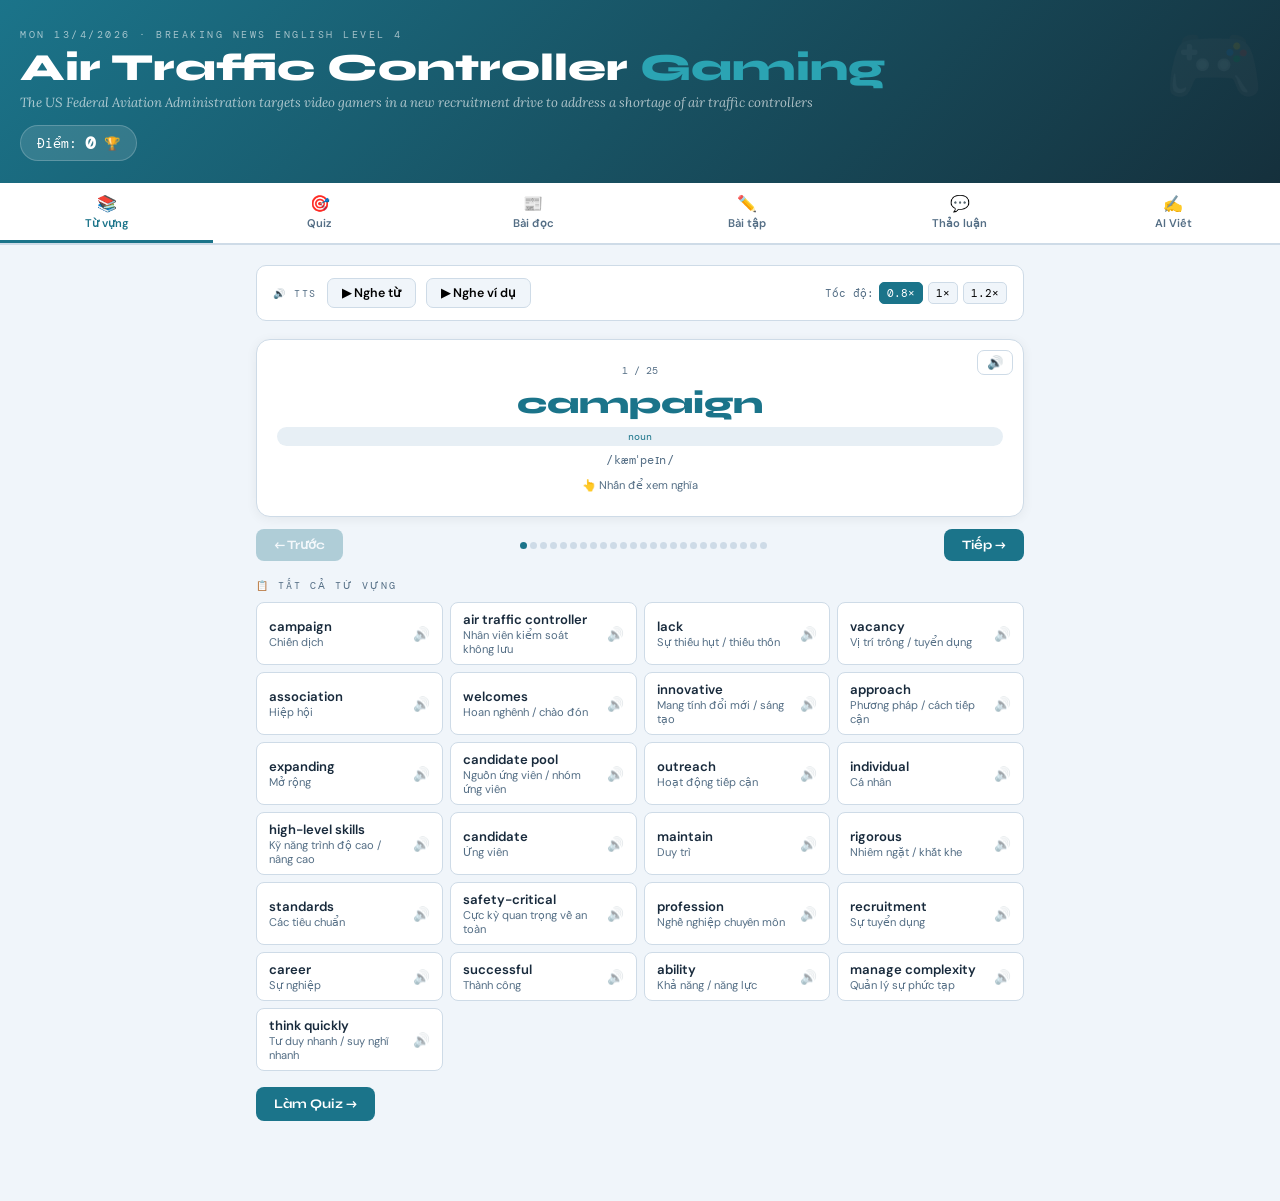
<file: lesson-13.html>
<!DOCTYPE html>
<html lang="vi">
<head>
<meta charset="UTF-8">
<meta name="viewport" content="width=device-width, initial-scale=1.0">
<title>Air Traffic Controller Gaming – English Lesson</title>
<link href="https://fonts.googleapis.com/css2?family=Syne:wght@400;700;800&family=DM+Mono:wght@400;500&family=Lora:ital,wght@0,400;0,600;1,400&family=DM+Sans:wght@300;400;500;600&display=swap" rel="stylesheet">
<link rel="stylesheet" href="common.css">
</head>
<body>

<script>
const LESSON_CONFIG = {
  tag: "Mon 13/4/2026 · Breaking News English Level 4",
  title: "Air Traffic Controller Gaming",
  titleHtml: "Air Traffic Controller <em>Gaming</em>",
  sub: "The US Federal Aviation Administration targets video gamers in a new recruitment drive to address a shortage of air traffic controllers",
  emoji: "🎮",
  kicker: "📍 Aviation · 13 April 2026",
  artHl: "US wants gamers to become air traffic controllers",
  audio: "lesson-13.wav",
  artHtml: `
    <p>The USA has launched a <span class="hl" data-w="campaign" data-viet="chiến dịch">campaign</span> <span class="hl" data-w="aimed at" data-viet="nhắm vào / hướng tới">aimed at</span> gamers. The country wants gamers to become <span class="hl" data-w="air traffic controllers" data-viet="nhân viên kiểm soát không lưu">air traffic controllers</span>. There is a <span class="hl" data-w="lack" data-viet="sự thiếu hụt">lack</span> of controllers. There are around 3,000 <span class="hl" data-w="vacancies" data-viet="vị trí trống / vị trí tuyển dụng">vacancies</span>. The National Air Traffic Controllers <span class="hl" data-w="association" data-viet="hiệp hội">Association</span> said it "<span class="hl" data-w="welcomes" data-viet="hoan nghênh / chào đón">welcomes</span> <span class="hl" data-w="innovative" data-viet="mang tính đổi mới / sáng tạo">innovative</span> <span class="hl" data-w="approaches" data-viet="phương pháp tiếp cận">approaches</span> to <span class="hl" data-w="expanding" data-viet="mở rộng">expanding</span> the <span class="hl" data-w="candidate pool" data-viet="nguồn ứng viên / nhóm ứng viên">candidate pool</span>, including <span class="hl" data-w="outreach" data-viet="hoạt động tiếp cận">outreach</span> to <span class="hl" data-w="individuals" data-viet="các cá nhân">individuals</span> with <span class="hl" data-w="high-level skills" data-viet="kỹ năng trình độ cao / nâng cao">high-level skills</span>, such as gamers." Candidates must <span class="hl" data-w="maintain" data-viet="duy trì">maintain</span> the "<span class="hl" data-w="rigorous" data-viet="nghiêm ngặt / khắt khe">rigorous</span> <span class="hl" data-w="standards" data-viet="các tiêu chuẩn">standards</span>" of this "<span class="hl" data-w="safety-critical" data-viet="cực kỳ quan trọng về an toàn">safety-critical</span> <span class="hl" data-w="profession" data-viet="nghề nghiệp chuyên môn">profession</span>."</p>
    <p>The <span class="hl" data-w="recruitment" data-viet="sự tuyển dụng">recruitment</span> video has an Xbox logo on it. The video says: "You've been training for this&hellip; Become an air traffic controller. It's not a game. It's a <span class="hl" data-w="career" data-viet="sự nghiệp">career</span>." The US Transportation Secretary said the country needed "young adults who have many of the hard skills it takes to be a <span class="hl" data-w="successful" data-viet="thành công">successful</span> controller," such as spatial awareness, multitasking, strategic problem-solving, and the <span class="hl" data-w="ability" data-viet="khả năng / năng lực">ability</span> to think quickly and maintain focus under pressure.</p>
  `,
  aiEnabled: true,
  theme: {
    bg: "#f0f5fa",      // Soft tech blue background
    border: "#cedbe7",  // Muted sky blue border
    text: "#182a3c",    // Deep navy text
    muted: "#546e85",   // Slate blue muted text
    accent: "#1b748a",  // Teal blue accent
    accent2: "#2ba4b3", // Cyan-teal secondary accent
    light: "#e7eff5"    // Very light blue surface
  }
};

const VOCAB = [
  {w:"campaign",pos:"noun",ipa:"/kæmˈpeɪn/",viet:"Chiến dịch",def:"A planned series of actions and events intended to achieve a specific result",ex:"The USA has launched a <strong>campaign</strong> aimed at gamers."},
  {w:"air traffic controller",pos:"noun",ipa:"/ˈeə ˌtræf.ɪk kənˈtrəʊ.lər/",viet:"Nhân viên kiểm soát không lưu",def:"A person who controls and directs air traffic, ensuring safe distances between planes",ex:"The country wants gamers to become <strong>air traffic controllers</strong>."},
  {w:"lack",pos:"noun",ipa:"/læk/",viet:"Sự thiếu hụt / thiếu thốn",def:"The state of being without or not having enough of something",ex:"There is a <strong>lack</strong> of controllers."},
  {w:"vacancy",pos:"noun",ipa:"/ˈveɪ.kən.si/",viet:"Vị trí trống / tuyển dụng",def:"A job or position that is available to be filled",ex:"There are around 3,000 <strong>vacancies</strong>."},
  {w:"association",pos:"noun",ipa:"/əˌsəʊ.siˈeɪ.ʃən/",viet:"Hiệp hội",def:"An official group of people who have joined together for a particular purpose",ex:"The National Air Traffic Controllers <strong>Association</strong> welcomed the campaign."},
  {w:"welcomes",pos:"verb",ipa:"/ˈwel.kəmz/",viet:"Hoan nghênh / chào đón",def:"Greets or accepts something in a polite and friendly way",ex:"The union <strong>welcomes</strong> innovative approaches to recruitment."},
  {w:"innovative",pos:"adjective",ipa:"/ˈɪn.ə.və.tɪv/",viet:"Mang tính đổi mới / sáng tạo",def:"Introducing or using new ideas or methods",ex:"The association welcomes <strong>innovative</strong> approaches to expanding the candidate pool."},
  {w:"approach",pos:"noun",ipa:"/əˈprəʊtʃ/",viet:"Phương pháp / cách tiếp cận",def:"A way of dealing with something or a situation",ex:"The union welcomed this new <strong>approach</strong> to recruitment."},
  {w:"expanding",pos:"verb/adj",ipa:"/ɪkˈspæn.dɪŋ/",viet:"Mở rộng",def:"Making or becoming larger in size, range, or amount",ex:"They are looking for new ways of <strong>expanding</strong> the candidate pool."},
  {w:"candidate pool",pos:"noun phrase",ipa:"/ˈkæn.dɪ.dət puːl/",viet:"Nguồn ứng viên / nhóm ứng viên",def:"The group of people who are applying for or being considered for a job",ex:"The FAA wants to expand the <strong>candidate pool</strong> by targeting gamers."},
  {w:"outreach",pos:"noun",ipa:"/ˈaʊt.riːtʃ/",viet:"Hoạt động tiếp cận",def:"An effort to bring services or information to people where they live and work",ex:"The FAA is starting an <strong>outreach</strong> program to young adults."},
  {w:"individual",pos:"noun",ipa:"/ˌɪn.dɪˈvɪdʒ.u.əl/",viet:"Cá nhân",def:"A single human being as distinct from a group or class",ex:"The campaign aims at <strong>individuals</strong> with high-level cognitive skills."},
  {w:"high-level skills",pos:"noun phrase",ipa:"/ˈhaɪ.lev.əl skɪlz/",viet:"Kỹ năng trình độ cao / nâng cao",def:"Advanced abilities or expertise in a specific area",ex:"Gamers often possess <strong>high-level skills</strong> that are useful in real life."},
  {w:"candidate",pos:"noun",ipa:"/ˈkæn.dɪ.dət/",viet:"Ứng viên",def:"A person who applies for a job or is nominated for election",ex:"Each <strong>candidate</strong> must undergo rigorous tests."},
  {w:"maintain",pos:"verb",ipa:"/meɪnˈteɪn/",viet:"Duy trì",def:"Keep something in its existing state or at the same level",ex:"Controllers must <strong>maintain</strong> high concentration during their shift."},
  {w:"rigorous",pos:"adjective",ipa:"/ˈrɪɡ.ər.əs/",viet:"Nhiêm ngặt / khắt khe",def:"Extremely thorough, exhaustive, or accurate",ex:"Candidates must maintain <strong>rigorous</strong> standards to qualify."},
  {w:"standards",pos:"noun (plural)",ipa:"/ˈstæn.dədz/",viet:"Các tiêu chuẩn",def:"Levels of quality or attainment that are accepted as normal or average",ex:"They must maintain rigorous safety <strong>standards</strong>."},
  {w:"safety-critical",pos:"adjective",ipa:"/ˈseɪf.ti ˈkrɪt.ɪ.kəl/",viet:"Cực kỳ quan trọng về an toàn",def:"Relating to a system or job where failure could result in death or injury",ex:"Air traffic control is a <strong>safety-critical</strong> profession."},
  {w:"profession",pos:"noun",ipa:"/prəˈfeʃ.ən/",viet:"Nghề nghiệp chuyên môn",def:"A paid occupation, especially one that involves prolonged training and a formal qualification",ex:"Candidates must maintain the standards of this safety-critical <strong>profession</strong>."},
  {w:"recruitment",pos:"noun",ipa:"/rɪˈkruːt.mənt/",viet:"Sự tuyển dụng",def:"The action of finding new people to join an organization or support a cause",ex:"The new <strong>recruitment</strong> video has an Xbox logo on it."},
  {w:"career",pos:"noun",ipa:"/kəˈrɪər/",viet:"Sự nghiệp",def:"An occupation undertaken for a significant period of a person's life and with opportunities for progress",ex:"It is not a game, it is a <strong>career</strong>."},
  {w:"successful",pos:"adjective",ipa:"/səkˈses.fəl/",viet:"Thành công",def:"Accomplishing an aim or purpose",ex:"The Transportation Secretary discussed the traits of a <strong>successful</strong> controller."},
  {w:"ability",pos:"noun",ipa:"/əˈbɪl.ə.ti/",viet:"Khả năng / năng lực",def:"Possession of the means or skill to do something",ex:"Gamers show a strong <strong>ability</strong> to think quickly under pressure."},
  {w:"manage complexity",pos:"phrase",ipa:"/ˈmæn.ɪdʒ kəmˈplek.sə.ti/",viet:"Quản lý sự phức tạp",def:"To deal with or control complicated situations effectively",ex:"The job requires the skill to <strong>manage complexity</strong> in high-stress situations."},
  {w:"think quickly",pos:"phrase",ipa:"/θɪŋk ˈkwɪk.li/",viet:"Tư duy nhanh / suy nghĩ nhanh",def:"To make fast decisions or process information rapidly",ex:"Controllers need to <strong>think quickly</strong> when flight paths overlap."}
];

const TF_DATA = [
  {text:"The US government is targeting video gamers in a new recruitment drive.",ans:"T",exp:"ĐÚNG — Câu đầu tiên của bài đọc chỉ ra rằng Hoa Kỳ đã khởi động một chiến dịch tuyển dụng nhắm mục tiêu vào các game thủ."},
  {text:"There is a shortage of around 3,000 air traffic controllers in the US.",ans:"T",exp:"ĐÚNG — Bài đọc cho biết có sự thiếu hụt nhân viên kiểm soát và có khoảng 3.000 vị trí đang trống."},
  {text:"The air traffic controllers' association is against recruiting gamers.",ans:"F",exp:"SAI — Hiệp hội này hoan nghênh (welcomes) cách tiếp cận sáng tạo này để mở rộng nguồn ứng viên."},
  {text:"The recruitment video features a PlayStation logo.",ans:"F",exp:"SAI — Video tuyển dụng có logo Xbox chứ không phải PlayStation."},
  {text:"The US Transportation Secretary believes young adults do not have the hard skills for this job.",ans:"F",exp:"SAI — Bộ trưởng Bộ Giao thông Hoa Kỳ nói rằng quốc gia này cần những người trẻ tuổi có nhiều kỹ năng cứng cần thiết cho công việc này."},
  {text:"Gamers must still pass the same rigorous standards as other candidates.",ans:"T",exp:"ĐÚNG — Bài đọc nhấn mạnh rằng ứng viên phải duy trì các tiêu chuẩn nghiêm ngặt (rigorous standards) của ngành này."}
];

const GF = {
  bank:["campaign", "vacancies", "innovative", "standards", "logo", "career", "successful", "pressure"],
  parts:[
    "The US has launched a recruitment (1)____ aimed at video gamers.",
    "There are currently around 3,000 (2)____ for air traffic controllers.",
    "The association welcomes (3)____ approaches to find new candidates.",
    "All candidates must maintain the rigorous safety (4)____.",
    "The new recruitment video has a gaming (5)____ on it.",
    "The advertisement reminds gamers that it is not a game, but a (6)____.",
    "The Secretary wants to recruit people who can become a (7)____ controller.",
    "Gamers are believed to have the ability to maintain focus under (8)____."
  ],
  ans:["campaign", "vacancies", "innovative", "standards", "logo", "career", "successful", "pressure"]
};

const DISC_COMP = [
  {
    q:"What campaign has the USA launched?",
    model:"The USA has launched a recruitment campaign targeting gamers to become air traffic controllers.",
    note:"Sử dụng cấu trúc 'targeting someone to V' (nhắm vào ai để làm gì) để diễn tả mục đích của chiến dịch."
  },
  {
    q:"What job does the USA want gamers to consider?",
    model:"The USA wants gamers to consider becoming air traffic controllers.",
    note:"Động từ 'consider' đi với dạng danh động từ 'V-ing' (consider doing something) để diễn tả việc cân nhắc làm gì."
  },
  {
    q:"Why is there a need for more air traffic controllers?",
    model:"There is a need for more air traffic controllers because there is a serious staff shortage in the country.",
    note:"Sử dụng liên từ 'because' để đưa ra lý do và cụm danh từ 'staff shortage' (sự thiếu hụt nhân sự)."
  },
  {
    q:"How many vacancies are there for air traffic controllers?",
    model:"There are currently around 3,000 vacancies for air traffic controllers.",
    note:"Sử dụng trạng từ chỉ thời gian 'currently' kết hợp với cụm từ chỉ số lượng ước chừng 'around 3,000'."
  },
  {
    q:"Which organization supports recruiting gamers?",
    model:"The National Air Traffic Controllers Association supports this campaign.",
    note:"Động từ 'support' chia ở thì hiện tại đơn ngôi thứ ba số ít để đồng ý với chủ ngữ tên tổ chức."
  },
  {
    q:"What kind of approaches did the association welcome?",
    model:"The association welcomed innovative approaches to expanding the candidate pool.",
    note:"Giới từ 'to' sau 'approach' thường đi với danh động từ (approach to doing something) để chỉ hướng hành động."
  },
  {
    q:"What must all candidates maintain?",
    model:"All candidates must maintain the rigorous safety standards of the profession.",
    note:"Động từ khuyết thiếu 'must' kết hợp với động từ nguyên mẫu 'maintain' để chỉ nghĩa bắt buộc."
  },
  {
    q:"What logo appears in the recruitment video?",
    model:"An Xbox logo appears in the recruitment video.",
    note:"Sử dụng mạo từ bất định 'An' trước danh từ bắt đầu bằng nguyên âm/phụ âm câm (Xbox phát âm bắt đầu bằng /e/)."
  },
  {
    q:"What message does the recruitment video give to gamers?",
    model:"The video tells gamers that they have been training for this, and that it is a career, not a game.",
    note:"Sử dụng cấu trúc câu gián tiếp 'tell someone that...' kết hợp với thì hiện tại hoàn thành tiếp diễn 'have been training'."
  },
  {
    q:"According to the Transportation Secretary, why might young adults be good air traffic controllers?",
    model:"According to the Secretary, young adults might be good air traffic controllers because they possess the hard skills needed for the job.",
    note:"Cụm từ 'According to' (theo như) dùng để trích dẫn nguồn thông tin hoặc ý kiến của ai đó."
  }
];

const DISC_OPEN = [
  {
    q:"Do you think gaming can help people develop useful real-world skills? Why or why not?",
    model:"In my opinion, gaming can help develop skills like strategic thinking and spatial awareness, but playing too much can lead to negative physical health effects.",
    note:"Mở đầu bằng 'In my opinion' và sử dụng cấu trúc song hành 'develop skills..., but play too much...'"
  },
  {
    q:"Would you be interested in becoming an air traffic controller? Why or why not?",
    model:"Honestly, I would not be interested because it is a highly stressful, safety-critical job where mistakes can have serious consequences.",
    note:"Trạng từ 'Honestly' mở đầu rất tự nhiên. 'Safety-critical' là tính từ ghép đắt giá."
  },
  {
    q:"What skills do you think are most important for air traffic controllers?",
    model:"I believe that the ability to stay focused under pressure, think quickly, and manage complexity are the most crucial skills for this job.",
    note:"Cụm danh động từ làm chủ ngữ 'the ability to stay focused...' đi với động từ số nhiều 'are'."
  },
  {
    q:"Do you think governments should recruit people through video games? Why or why not?",
    model:"Personally, I think this is an innovative approach to outreach, but candidates must still pass rigorous examinations to ensure safety standards.",
    note:"Sử dụng liên từ đối lập 'but' để thể hiện sự cân bằng giữa đổi mới tuyển dụng và đảm bảo an toàn."
  },
  {
    q:"What jobs besides air traffic control could benefit from gaming skills?",
    model:"Besides air traffic control, careers in drone piloting, surgical operations, and logistics management could greatly benefit from gaming skills.",
    note:"Giới từ 'Besides' (bên cạnh) đứng đầu câu để bổ sung thông tin. Cụm động từ 'benefit from'."
  },
  {
    q:"How much time do you spend playing video games? What skills have you learned from them?",
    model:"I only spend a few hours a week playing games, and I feel I have improved my reaction times and problem-solving abilities.",
    note:"Dùng thì hiện tại đơn kết hợp hiện tại hoàn thành 'have improved' để diễn tả kết quả từ việc chơi game đến nay."
  },
  {
    q:"Do you agree that gamers can think quickly and stay focused under pressure?",
    model:"I agree to some extent, as many games require rapid decisions, but it might not translate perfectly to real-world high-stakes jobs.",
    note:"Cụm từ 'agree to some extent' (đồng ý đến mức độ nào đó) giúp lập luận trở nên khách quan và sâu sắc hơn."
  },
  {
    q:"What are some advantages and disadvantages of playing video games?",
    model:"The main advantages are cognitive training and relaxation, while the main disadvantages are physical inactivity and the risk of addiction.",
    note:"Cấu trúc so sánh tương phản sử dụng liên từ 'while' rất phù hợp cho dạng câu hỏi thảo luận hai mặt."
  },
  {
    q:"What career would you like to have in the future, and why?",
    model:"I would like to pursue a career in software development because it allows me to solve complex problems and create innovative tools.",
    note:"Động từ 'pursue' (theo đuổi) kết hợp với danh từ 'career' tạo thành một collocation chuyên nghiệp."
  },
  {
    q:"If you were creating a recruitment campaign for a job, who would you target and how would you reach them?",
    model:"If I were creating a campaign for a tech role, I would target university students on platforms like GitHub and LinkedIn through coding competitions.",
    note:"Sử dụng câu điều kiện loại 2 'If I were... I would...' để thảo luận một tình huống giả định ở hiện tại."
  }
];

const AW_PROMPTS = [
  {
    viet: "Hoa Kỳ đã khởi động một chiến dịch nhắm vào những người chơi trò chơi điện tử để giải quyết sự thiếu hụt nhân viên kiểm soát không lưu.",
    hint: "USA / launched a campaign / aimed at gamers / solve / lack of controllers",
    grammar: "S + have/has + launched + O + aimed at + NP + to V (purpose)"
  },
  {
    viet: "Bộ trưởng nói rằng quốc gia cần những người trẻ tuổi có khả năng tư duy nhanh và quản lý sự phức tạp dưới áp lực.",
    hint: "Secretary / said that / country / needs / young adults / who / ability / think quickly / manage complexity / pressure",
    grammar: "S + said that + S + V(past) + NP + who + have the ability to V + under pressure (Reported speech + Relative clause)"
  },
  {
    viet: "Mặc dù phương pháp tiếp cận này giúp mở rộng nguồn ứng viên, tất cả mọi người đều phải duy trì các tiêu chuẩn an toàn nghiêm ngặt.",
    hint: "although / approach / helps expand / candidate pool / everyone / must maintain / rigorous safety standards",
    grammar: "Although + S + helps + V(inf) + O, S + must + V(inf) + O"
  }
];

const ART_PLAIN = `The USA has launched a campaign aimed at gamers. The country wants gamers to become air traffic controllers. There is a lack of controllers. There are around 3,000 vacancies. The National Air Traffic Controllers Association said it "welcomes innovative approaches to expanding the candidate pool, including outreach to individuals with high-level skills, such as gamers." Candidates must maintain the "rigorous standards" of "this safety-critical profession".

The recruitment video has an Xbox logo on it. The video says: "You've been training for this… Become an air traffic controller. It's not a game. It's a career." The US Transportation Secretary said the country needed "young adults who have many of the hard skills it takes to be a successful controller," such as spatial awareness, multitasking, strategic problem-solving, and the ability to think quickly and maintain focus under pressure.`;
</script>
<script src="common.js"></script>
</body>
</html>
</file>
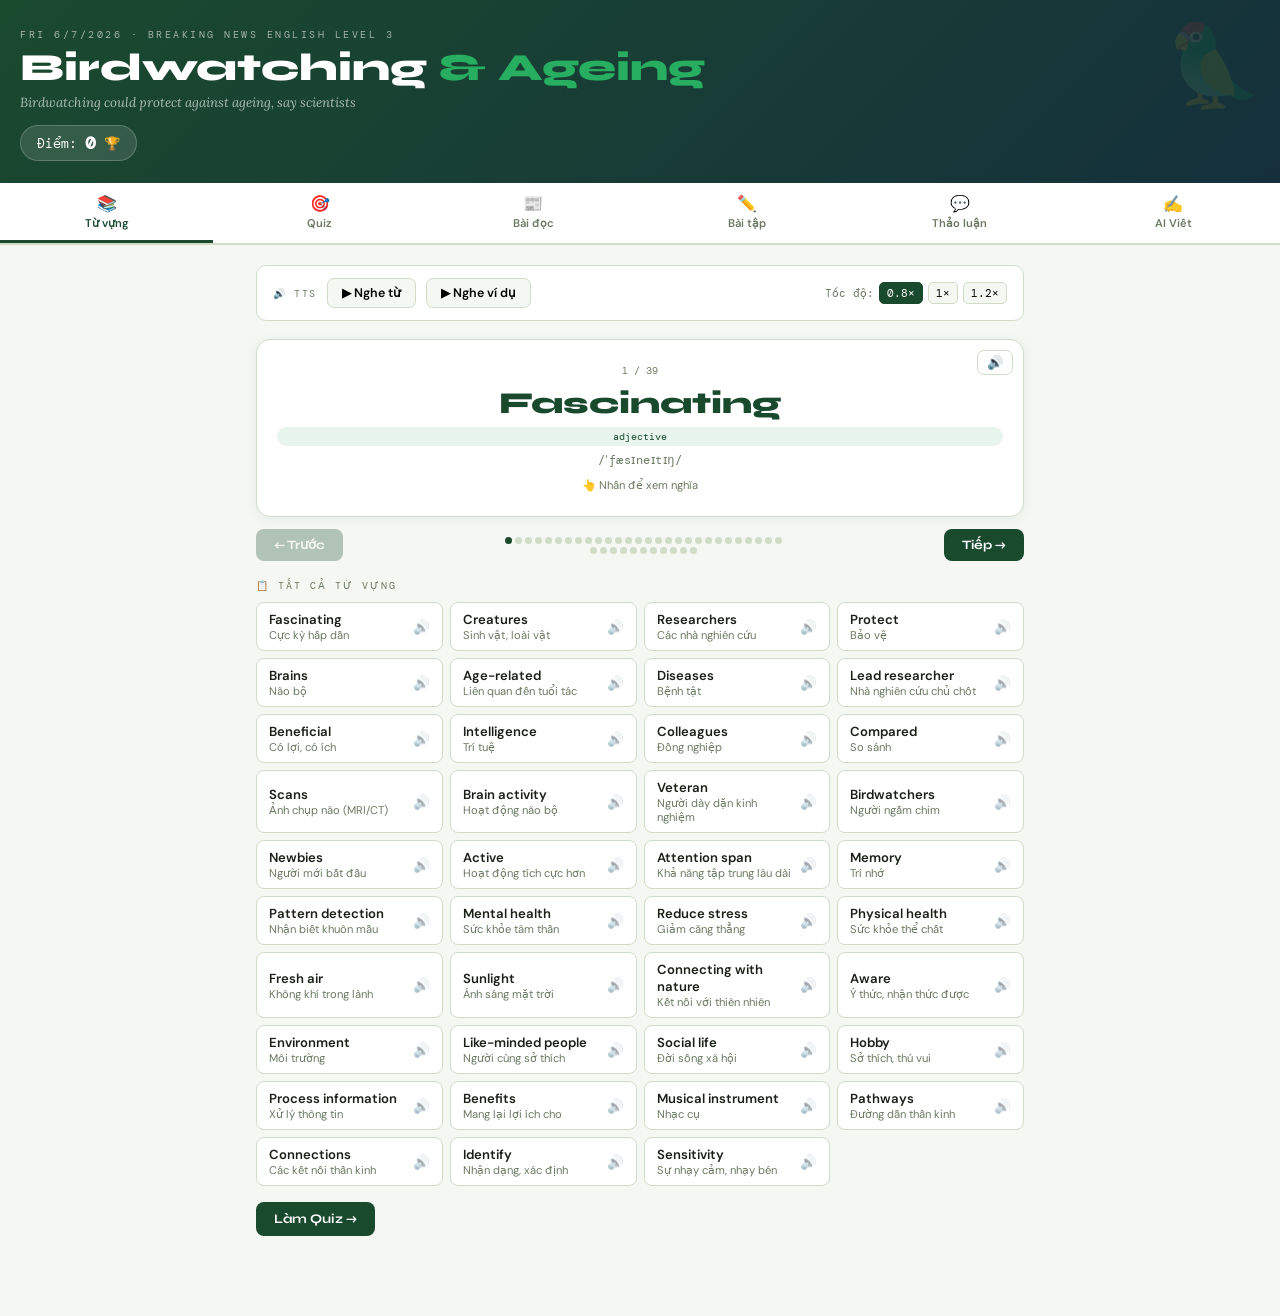
<file: lesson-2.html>
<!DOCTYPE html>
<html lang="vi">
<head>
<meta charset="UTF-8">
<meta name="viewport" content="width=device-width, initial-scale=1.0">
<title>Birdwatching – English Lesson</title>
<link href="https://fonts.googleapis.com/css2?family=Syne:wght@400;700;800&family=DM+Mono:wght@400;500&family=Lora:ital,wght@0,400;0,600;1,400&family=DM+Sans:wght@300;400;500;600&display=swap" rel="stylesheet">
<link rel="stylesheet" href="common.css">
</head>
<body>

<script>
const LESSON_CONFIG = {
  tag: "Fri 6/7/2026 · Breaking News English Level 3",
  title: "Birdwatching & Ageing",
  titleHtml: "Birdwatching <em>&amp; Ageing</em>",
  sub: "Birdwatching could protect against ageing, say scientists",
  emoji: "🦜",
  kicker: "📍 Toronto, Canada · 26 February 2026",
  artHl: "Birdwatching could protect against ageing, say scientists",
  artHtml: `
    <p>Birds are <span class="hl">fascinating<span class="hl-tt">fascinating = cực kỳ hấp dẫn</span></span> and beautiful <span class="hl">creatures<span class="hl-tt">creatures = sinh vật</span></span>. Looking at them in the wild could be good for us. That is what <span class="hl">researchers<span class="hl-tt">researchers = các nhà nghiên cứu</span></span> in Toronto, Canada say. The scientists found that birdwatching could <span class="hl">protect<span class="hl-tt">protect = bảo vệ</span></span> our <span class="hl">brains<span class="hl-tt">brains = não bộ</span></span> against <span class="hl">age-related<span class="hl-tt">age-related = liên quan đến tuổi tác</span></span> <span class="hl">diseases<span class="hl-tt">diseases = bệnh tật</span></span>. <span class="hl">Lead researcher<span class="hl-tt">lead researcher = nhà nghiên cứu chủ chốt</span></span> Dr Erik Wing said: "Skills from birding could be <span class="hl">beneficial<span class="hl-tt">beneficial = có lợi</span></span> for <span class="hl">intelligence<span class="hl-tt">intelligence = trí tuệ</span></span> and thinking as people age."</p>
    <p>Dr Wing and his <span class="hl">colleagues<span class="hl-tt">colleagues = đồng nghiệp</span></span> <span class="hl">compared<span class="hl-tt">compared = so sánh</span></span> <span class="hl">scans<span class="hl-tt">scans = ảnh chụp não</span></span> of the <span class="hl">brain activity<span class="hl-tt">brain activity = hoạt động não bộ</span></span> of 29 <span class="hl">veteran<span class="hl-tt">veteran = dày dặn kinh nghiệm</span></span> <span class="hl">birdwatchers<span class="hl-tt">birdwatchers = người ngắm chim</span></span> and 29 <span class="hl">newbies<span class="hl-tt">newbies = người mới bắt đầu</span></span>. The brains of the veteran birders were a lot more <span class="hl">active<span class="hl-tt">active = hoạt động tích cực</span></span>. Dr Wing said the veterans had a longer <span class="hl">attention span<span class="hl-tt">attention span = khả năng tập trung</span></span> and a better <span class="hl">memory<span class="hl-tt">memory = trí nhớ</span></span>. He added that the veterans could also <span class="hl">process information<span class="hl-tt">process information = xử lý thông tin</span></span> more quickly.</p>
    <p>The scientists believe birdwatching <span class="hl">benefits<span class="hl-tt">benefits = mang lại lợi ích</span></span> the brain like learning a <span class="hl">musical instrument<span class="hl-tt">musical instrument = nhạc cụ</span></span>. This is because the brain learns new skills, which add new <span class="hl">pathways<span class="hl-tt">pathways = đường dẫn thần kinh</span></span> and <span class="hl">connections<span class="hl-tt">connections = kết nối thần kinh</span></span>. Dr Wing said birdwatching combines the ability to search for and <span class="hl">identify<span class="hl-tt">identify = nhận dạng</span></span> things with a <span class="hl">sensitivity<span class="hl-tt">sensitivity = sự nhạy cảm</span></span> to movement and <span class="hl">pattern detection<span class="hl-tt">pattern detection = nhận biết khuôn mẫu</span></span>.</p>
    <p>Other scientists recommend the <span class="hl">hobby<span class="hl-tt">hobby = sở thích</span></span>. They say it is good for our <span class="hl">mental health<span class="hl-tt">mental health = sức khỏe tâm thần</span></span> and can <span class="hl">reduce stress<span class="hl-tt">reduce stress = giảm căng thẳng</span></span>. It is also good for our <span class="hl">physical health<span class="hl-tt">physical health = sức khỏe thể chất</span></span> because we are outside in the <span class="hl">fresh air<span class="hl-tt">fresh air = không khí trong lành</span></span> and <span class="hl">sunlight<span class="hl-tt">sunlight = ánh sáng mặt trời</span></span>. Other benefits include <span class="hl">connecting with nature<span class="hl-tt">connecting with nature = kết nối với thiên nhiên</span></span> and becoming <span class="hl">aware<span class="hl-tt">aware = ý thức được</span></span> of the environment. Birdwatchers say their hobby is good for their <span class="hl">social life<span class="hl-tt">social life = đời sống xã hội</span></span> because they meet many <span class="hl">like-minded people<span class="hl-tt">like-minded people = người cùng sở thích</span></span>.</p>
  `,
  aiEnabled: true,
  theme: {
    bg: "#f4f7f2",
    border: "#d0dcc8",
    text: "#1a1f18",
    muted: "#6a7a62",
    accent: "#1a4a2e",
    accent2: "#27ae60",
    light: "#e8f5ee"
  }
};

const VOCAB = [
  {w:"Fascinating",pos:"adjective",ipa:"/ˈfæsɪneɪtɪŋ/",viet:"Cực kỳ hấp dẫn",def:"Extremely interesting or attractive",ex:"Birds are <strong>fascinating</strong> and beautiful creatures."},
  {w:"Creatures",pos:"noun",ipa:"/ˈkriːtʃərz/",viet:"Sinh vật, loài vật",def:"Animals or living beings",ex:"Birds are fascinating and beautiful <strong>creatures</strong>."},
  {w:"Researchers",pos:"noun",ipa:"/rɪˈsɜːrtʃərz/",viet:"Các nhà nghiên cứu",def:"Scientists who study a topic in detail",ex:"<strong>Researchers</strong> in Toronto studied birdwatchers' brains."},
  {w:"Protect",pos:"verb",ipa:"/prəˈtekt/",viet:"Bảo vệ",def:"To keep something safe from harm",ex:"Birdwatching could <strong>protect</strong> our brains against diseases."},
  {w:"Brains",pos:"noun",ipa:"/breɪnz/",viet:"Não bộ",def:"The organ inside the head that controls the body",ex:"The veteran birders had more active <strong>brains</strong>."},
  {w:"Age-related",pos:"adjective",ipa:"/ˈeɪdʒ rɪˌleɪtɪd/",viet:"Liên quan đến tuổi tác",def:"Caused by or connected to getting older",ex:"Birdwatching protects against <strong>age-related</strong> diseases."},
  {w:"Diseases",pos:"noun",ipa:"/dɪˈziːzɪz/",viet:"Bệnh tật",def:"Illnesses that make people sick",ex:"Scientists want to prevent age-related <strong>diseases</strong>."},
  {w:"Lead researcher",pos:"noun phrase",ipa:"/liːd rɪˈsɜːrtʃər/",viet:"Nhà nghiên cứu chủ chốt",def:"The main scientist leading a study",ex:"<strong>Lead researcher</strong> Dr Erik Wing led the study."},
  {w:"Beneficial",pos:"adjective",ipa:"/ˌbenɪˈfɪʃəl/",viet:"Có lợi, có ích",def:"Good for you; producing a good effect",ex:"Skills from birding could be <strong>beneficial</strong> for intelligence."},
  {w:"Intelligence",pos:"noun",ipa:"/ɪnˈtelɪdʒəns/",viet:"Trí tuệ",def:"The ability to learn and understand things",ex:"Birdwatching could boost <strong>intelligence</strong>."},
  {w:"Colleagues",pos:"noun",ipa:"/ˈkɒliːɡz/",viet:"Đồng nghiệp",def:"People you work with",ex:"Dr Wing and his <strong>colleagues</strong> compared brain scans."},
  {w:"Compared",pos:"verb",ipa:"/kəmˈpɛrd/",viet:"So sánh",def:"Looked at similarities and differences between things",ex:"They <strong>compared</strong> brain scans of veterans and newbies."},
  {w:"Scans",pos:"noun",ipa:"/skænz/",viet:"Ảnh chụp não (MRI/CT)",def:"Medical images of the inside of the body",ex:"The researchers looked at brain <strong>scans</strong>."},
  {w:"Brain activity",pos:"noun phrase",ipa:"/breɪn ækˈtɪvɪti/",viet:"Hoạt động não bộ",def:"How active and busy the brain is",ex:"They measured the <strong>brain activity</strong> of all participants."},
  {w:"Veteran",pos:"noun / adj",ipa:"/ˈvetərən/",viet:"Người dày dặn kinh nghiệm",def:"A person with a lot of experience in something",ex:"29 <strong>veteran</strong> birdwatchers joined the study."},
  {w:"Birdwatchers",pos:"noun",ipa:"/ˈbɜːrdˌwɒtʃərz/",viet:"Người ngắm chim",def:"People whose hobby is watching birds in nature",ex:"58 <strong>birdwatchers</strong> took part in the research."},
  {w:"Newbies",pos:"noun (informal)",ipa:"/ˈnjuːbiz/",viet:"Người mới bắt đầu",def:"People who are new to an activity",ex:"They compared veterans with 29 <strong>newbies</strong>."},
  {w:"Active",pos:"adjective",ipa:"/ˈæktɪv/",viet:"Hoạt động tích cực hơn",def:"Doing a lot; working hard",ex:"Veteran brains were a lot more <strong>active</strong>."},
  {w:"Attention span",pos:"noun phrase",ipa:"/əˈtenʃən spæn/",viet:"Khả năng tập trung lâu dài",def:"How long someone can concentrate on one thing",ex:"Veterans had a longer <strong>attention span</strong>."},
  {w:"Memory",pos:"noun",ipa:"/ˈmeməri/",viet:"Trí nhớ",def:"The ability to remember things",ex:"Veterans had a better <strong>memory</strong> than newbies."},
  {w:"Pattern detection",pos:"noun phrase",ipa:"/ˈpætərn dɪˈtekʃən/",viet:"Nhận biết khuôn mẫu",def:"The ability to notice repeating shapes or forms",ex:"Birdwatching trains <strong>pattern detection</strong> skills."},
  {w:"Mental health",pos:"noun phrase",ipa:"/ˈmentəl helθ/",viet:"Sức khỏe tâm thần",def:"The health of the mind and emotions",ex:"Birdwatching is good for <strong>mental health</strong>."},
  {w:"Reduce stress",pos:"verb phrase",ipa:"/rɪˈduːs stres/",viet:"Giảm căng thẳng",def:"To make stress smaller or less intense",ex:"Birdwatching can <strong>reduce stress</strong>."},
  {w:"Physical health",pos:"noun phrase",ipa:"/ˈfɪzɪkəl helθ/",viet:"Sức khỏe thể chất",def:"The health of the body",ex:"It also benefits <strong>physical health</strong>."},
  {w:"Fresh air",pos:"noun phrase",ipa:"/freʃ ɛər/",viet:"Không khí trong lành",def:"Clean, cool outdoor air",ex:"We benefit from being in the <strong>fresh air</strong>."},
  {w:"Sunlight",pos:"noun",ipa:"/ˈsʌnlaɪt/",viet:"Ánh sáng mặt trời",def:"Light and warmth from the sun",ex:"Being outside in the <strong>sunlight</strong> is healthy."},
  {w:"Connecting with nature",pos:"phrase",ipa:"/kəˈnektɪŋ wɪð ˈneɪtʃər/",viet:"Kết nối với thiên nhiên",def:"Feeling close to the natural world",ex:"Benefits include <strong>connecting with nature</strong>."},
  {w:"Aware",pos:"adjective",ipa:"/əˈwɛər/",viet:"Ý thức, nhận thức được",def:"Knowing that something exists or is important",ex:"Birdwatching makes us more <strong>aware</strong> of the environment."},
  {w:"Environment",pos:"noun",ipa:"/ɪnˈvaɪrənmənt/",viet:"Môi trường",def:"The natural world around us",ex:"We become more aware of the <strong>environment</strong>."},
  {w:"Like-minded people",pos:"noun phrase",ipa:"/ˌlaɪkˈmaɪndɪd ˈpiːpəl/",viet:"Người cùng sở thích",def:"People who share the same interests or opinions",ex:"Birdwatchers meet many <strong>like-minded people</strong>."},
  {w:"Social life",pos:"noun phrase",ipa:"/ˈsoʊʃəl laɪf/",viet:"Đời sống xã hội",def:"The activities a person does with other people",ex:"The hobby is great for their <strong>social life</strong>."},
  {w:"Hobby",pos:"noun",ipa:"/ˈhɒbi/",viet:"Sở thích, thú vui",def:"An activity done for enjoyment in free time",ex:"Birdwatching is a popular <strong>hobby</strong>."},
  {w:"Process information",pos:"verb phrase",ipa:"/ˈprɒses ɪnfəˈmeɪʃən/",viet:"Xử lý thông tin",def:"To understand, analyse and use information",ex:"Veterans could <strong>process information</strong> more quickly."},
  {w:"Benefits",pos:"verb",ipa:"/ˈbenɪfɪts/",viet:"Mang lại lợi ích cho",def:"Helps or is good for something",ex:"Birdwatching <strong>benefits</strong> the brain like music."},
  {w:"Musical instrument",pos:"noun phrase",ipa:"/ˈmjuːzɪkəl ˈɪnstrəmənt/",viet:"Nhạc cụ",def:"A device used to make music",ex:"It is like learning a <strong>musical instrument</strong>."},
  {w:"Pathways",pos:"noun",ipa:"/ˈpɑːθweɪz/",viet:"Đường dẫn thần kinh",def:"Routes in the brain that signals travel along",ex:"New skills add new <strong>pathways</strong> in the brain."},
  {w:"Connections",pos:"noun",ipa:"/kəˈnekʃənz/",viet:"Các kết nối thần kinh",def:"Links between different parts of the brain",ex:"New skills add new pathways and <strong>connections</strong>."},
  {w:"Identify",pos:"verb",ipa:"/aɪˈdentɪfaɪ/",viet:"Nhận dạng, xác định",def:"To find out or recognise what something is",ex:"Birdwatching helps you <strong>identify</strong> different species."},
  {w:"Sensitivity",pos:"noun",ipa:"/ˌsensɪˈtɪvɪti/",viet:"Sự nhạy cảm, nhạy bén",def:"The ability to notice small details or changes",ex:"It develops a <strong>sensitivity</strong> to movement."},
];

const TF_DATA = [
  {text:"The research says birdwatching can protect our brains against age-related diseases.",ans:"T",exp:"ĐÚNG — nguyên văn trong bài."},
  {text:"58 people in total had their brains scanned in the study.",ans:"T",exp:"ĐÚNG — 29 veterans + 29 newbies = 58 người."},
  {text:"Newbies had more active brains than veteran birdwatchers.",ans:"F",exp:"SAI — VETERAN birders had MORE active brains."},
  {text:"Birdwatching is compared to watching an action movie.",ans:"F",exp:"SAI — birdwatching is compared to learning a MUSICAL INSTRUMENT."},
  {text:"Birdwatching is only good for mental health, not physical health.",ans:"F",exp:"SAI — bài nói birdwatching cũng tốt cho physical health."},
  {text:"Birdwatching can help people connect with nature.",ans:"T",exp:"ĐÚNG — \"benefits include connecting with nature\"."},
  {text:"Birdwatchers say the hobby can improve their social life.",ans:"T",exp:"ĐÚNG — they meet many like-minded people."},
];

const GF = {
  bank:["fascinating","protect","veteran","attention span","musical instrument","mental health","fresh air","like-minded"],
  parts:[
    "Birds are (1)____ and beautiful creatures.",
    "Birdwatching could (2)____ our brains against age-related diseases.",
    "(3)____ birdwatchers had a longer (4)____ and a better memory.",
    "Birdwatching benefits the brain like learning a (5)____.",
    "It is good for our (6)____ and can reduce stress.",
    "We are outside in the (7)____ and sunlight.",
    "They meet many (8)____ people.",
  ],
  ans:["fascinating","protect","veteran","attention span","musical instrument","mental health","fresh air","like-minded"]
};

const DISC_COMP = [
  {
    q:"Where did the research take place?",
    model:"The research took place in Toronto, Canada.",
    note:"Dùng 'take place' thay vì 'happen' nghe tự nhiên hơn trong học thuật."
  },
  {
    q:"What hobby did the scientists study?",
    model:"The scientists studied birdwatching.",
    note:"Simple past + direct object. Ngắn gọn là tốt nhất."
  },
  {
    q:"How many veteran birdwatchers were involved in the study?",
    model:"Twenty-nine veteran birdwatchers were involved in the study.",
    note:"'Were involved in' = cách diễn đạt học thuật cho 'took part in'."
  },
  {
    q:"What did the scientists compare in the study?",
    model:"The scientists compared brain scans of veteran birdwatchers and newbies to measure their brain activity.",
    note:"Thêm 'to measure brain activity' giải thích mục đích → câu đầy đủ hơn."
  },
  {
    q:"How were the brains of veteran birdwatchers different from the newbies?",
    model:"The brains of veteran birdwatchers were a lot more active than those of the newbies.",
    note:"'Those of' tránh lặp 'brains of the newbies'. Dùng comparative 'more active than'."
  },
  {
    q:"What skills did veteran birdwatchers have better than beginners?",
    model:"Veteran birdwatchers had a longer attention span, a better memory, and could process information more quickly.",
    note:"Liệt kê 3 điểm với serial comma. 'Could process' = khả năng trong quá khứ."
  },
  {
    q:"What did the scientists compare birdwatching to?",
    model:"The scientists compared birdwatching to learning a musical instrument.",
    note:"'Compare A to B' = so sánh A với B (điểm giống nhau)."
  },
  {
    q:"Why does birdwatching help the brain, according to the article?",
    model:"According to the article, birdwatching helps the brain because it teaches new skills, which create new pathways and connections in the brain.",
    note:"'According to the article' → cách trích dẫn nguồn chuẩn. 'Which create' = mệnh đề quan hệ."
  },
  {
    q:"Besides mental health, what other type of health can birdwatching improve?",
    model:"Besides mental health, birdwatching can also improve physical health because it involves being outside in fresh air and sunlight.",
    note:"'Besides... also' = cặp từ nối bổ sung ý kiến. 'Involves being' = V + gerund."
  },
  {
    q:"How can birdwatching help people socially?",
    model:"Birdwatching can help people socially because they get to meet many like-minded people who share the same hobby.",
    note:"'Get to do something' = có cơ hội làm gì. 'Like-minded' là key vocab."
  },
];

const DISC_OPEN = [
  {
    q:"Do you think birdwatching sounds interesting? Why or why not?",
    model:"Personally, I find birdwatching quite interesting because it combines outdoor exercise with learning about nature. However, I think it requires a lot of patience, which can be challenging for people with a busy lifestyle.",
    note:"'Personally, I find...' mở đầu ý kiến cá nhân. 'However' thể hiện balanced view."
  },
  {
    q:"What hobbies are good for keeping the brain healthy?",
    model:"In my opinion, hobbies such as learning a new language, playing chess, or practicing a musical instrument are excellent for keeping the brain healthy, as they all require focus and memory.",
    note:"'Such as' liệt kê ví dụ. 'As they all require' = mệnh đề nguyên nhân."
  },
  {
    q:"Do you enjoy spending time in nature? Why?",
    model:"Yes, I really enjoy spending time in nature because it helps me clear my mind and feel more relaxed. Being surrounded by greenery and fresh air is a great way to escape from the stress of daily life.",
    note:"'Being surrounded by' = gerund phrase làm chủ ngữ. 'Escape from' = thoát khỏi."
  },
  {
    q:"What activities help reduce stress in your life?",
    model:"For me, the most effective ways to reduce stress are going for a walk, listening to music, and talking to close friends. These activities help me reset mentally and feel more energized.",
    note:"'The most effective ways to...' = superlative + infinitive. 'Reset mentally' hay và tự nhiên."
  },
  {
    q:"Would you rather learn birdwatching or a musical instrument? Why?",
    model:"I would rather learn a musical instrument than take up birdwatching, because I think music has a more immediate creative outlet. That said, birdwatching seems like a wonderful way to connect with nature.",
    note:"'Would rather A than B' = cấu trúc so sánh lựa chọn. 'That said' = however nhẹ hơn."
  },
  {
    q:"Do you think technology has reduced people's connection with nature? Why?",
    model:"I strongly believe that technology has reduced people's connection with nature, especially among younger generations. Many people spend most of their time on screens indoors rather than exploring the outdoors.",
    note:"'Especially among' nhấn mạnh đối tượng cụ thể. 'Rather than' = thay vì."
  },
];

const AW_PROMPTS = [
  {viet:"Ngắm chim có thể bảo vệ não bộ khỏi các bệnh liên quan đến tuổi tác.",hint:"birdwatching / protect / brains / age-related diseases",grammar:"S + can + V + O + against + noun phrase"},
  {viet:"Những người ngắm chim lâu năm có trí nhớ tốt hơn và khoảng chú ý dài hơn so với người mới.",hint:"veteran birdwatchers / better memory / longer attention span / than newbies",grammar:"So sánh hơn: S + have + comparative + than + O"},
  {viet:"Ngắm chim không chỉ tốt cho sức khỏe tâm thần mà còn giúp bạn gặp gỡ những người cùng sở thích.",hint:"not only mental health / but also / meet / like-minded people",grammar:"Not only ... but also ..."},
];

const ART_PLAIN = `Birds are fascinating and beautiful creatures. Looking at them in the wild could be good for us. That is what researchers in Toronto, Canada say. The scientists found that birdwatching could protect our brains against age-related diseases. Lead researcher Dr Erik Wing said: "Skills from birding could be beneficial for intelligence and thinking as people age." Dr Wing and his colleagues compared scans of the brain activity of 29 veteran birdwatchers and 29 newbies. The brains of the veteran birders were a lot more active. Dr Wing said the veterans had a longer attention span and a better memory than those new to the hobby. He added that the veterans could also process information more quickly. The scientists believe birdwatching benefits the brain like learning a musical instrument. This is because the brain learns new skills, which add new pathways and connections. Dr Wing said birdwatching combines the ability to search for and identify things with a sensitivity to movement and pattern detection. Other scientists recommend the hobby. They say it is good for our mental health and can reduce stress. It is also good for our physical health because we are outside in the fresh air and sunlight. Other benefits include connecting with nature and becoming aware of the environment. Birdwatchers say their hobby is good for their social life because they meet many like-minded people.`;
</script>
<script src="common.js"></script>
</body>
</html>
</file>
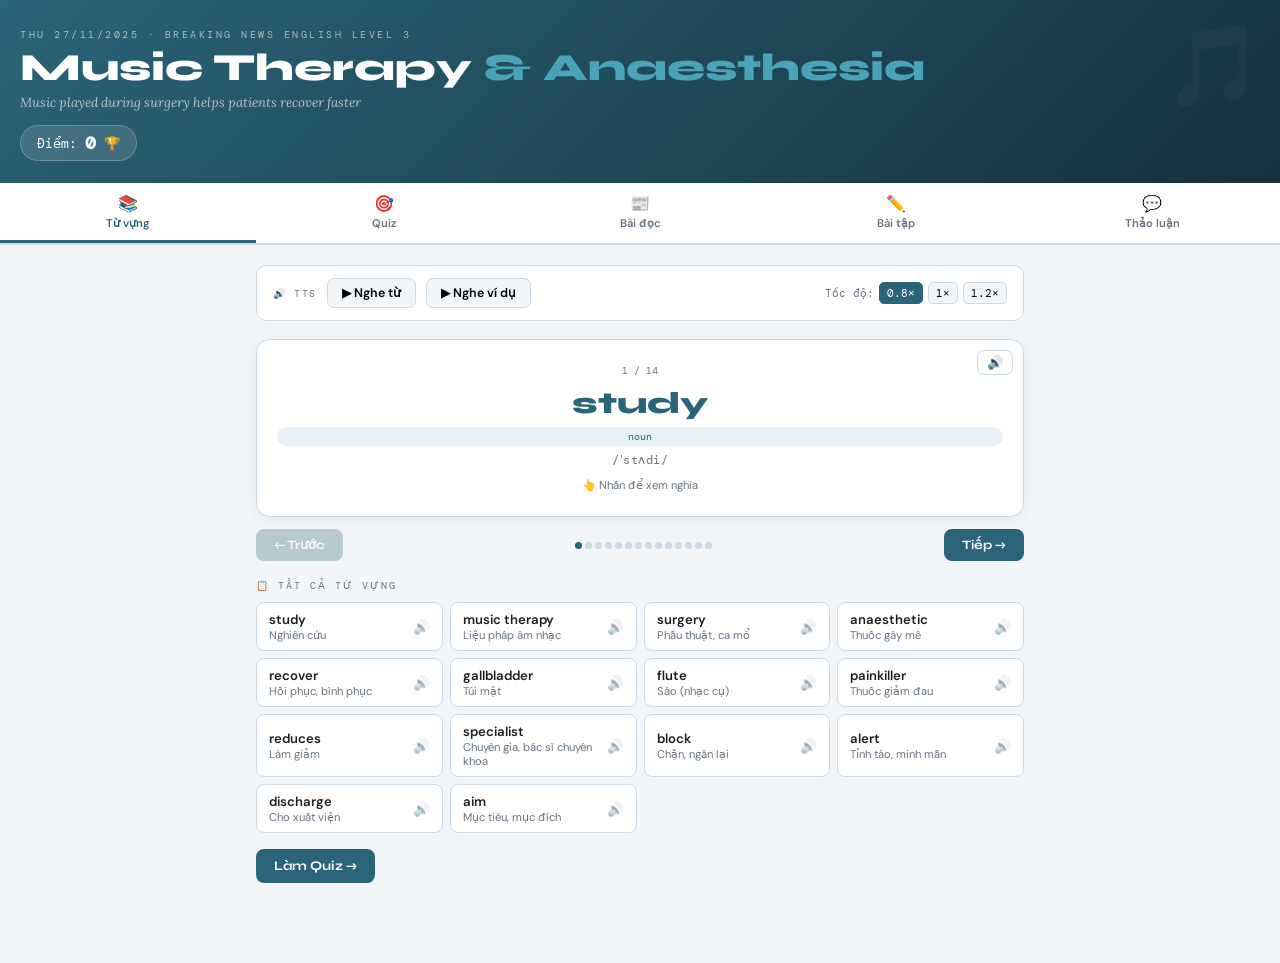
<file: lesson-3.html>
<!DOCTYPE html>
<html lang="vi">
<head>
<meta charset="UTF-8">
<meta name="viewport" content="width=device-width, initial-scale=1.0">
<title>Music Therapy &amp; Anaesthesia – English Lesson</title>
<link href="https://fonts.googleapis.com/css2?family=Syne:wght@400;700;800&family=DM+Mono:wght@400;500&family=Lora:ital,wght@0,400;0,600;1,400&family=DM+Sans:wght@300;400;500;600&display=swap" rel="stylesheet">
<link rel="stylesheet" href="common.css">
</head>
<body>

<script>
const LESSON_CONFIG = {
  tag: "Thu 27/11/2025 · Breaking News English Level 3",
  title: "Music Therapy & Anaesthesia",
  titleHtml: "Music Therapy <em>&amp; Anaesthesia</em>",
  sub: "Music played during surgery helps patients recover faster",
  emoji: "🎵",
  kicker: "📍 New Delhi, India · 27 November 2025",
  artHl: "Music can help quicker recovery after surgery",
  artHtml: `
    <p>A new <span class="hl" data-w="study">study<span class="hl-tt"><span class="hl-tt-w">study</span>nghiên cứu<button class="hl-tt-sp" onclick="event.stopPropagation();ttsSay('study')">🔊 Nghe</button></span></span> shows that <span class="hl" data-w="music therapy">music therapy<span class="hl-tt"><span class="hl-tt-w">music therapy</span>liệu pháp âm nhạc<button class="hl-tt-sp" onclick="event.stopPropagation();ttsSay('music therapy')">🔊 Nghe</button></span></span> during <span class="hl" data-w="surgery">surgery<span class="hl-tt"><span class="hl-tt-w">surgery</span>phẫu thuật, ca mổ<button class="hl-tt-sp" onclick="event.stopPropagation();ttsSay('surgery')">🔊 Nghe</button></span></span> can help patients <span class="hl" data-w="recover">recover<span class="hl-tt"><span class="hl-tt-w">recover</span>hồi phục<button class="hl-tt-sp" onclick="event.stopPropagation();ttsSay('recover')">🔊 Nghe</button></span></span> faster. Doctors at Maulana Azad Medical College in India tested soft <span class="hl" data-w="flute">flute<span class="hl-tt"><span class="hl-tt-w">flute</span>sáo (nhạc cụ)<button class="hl-tt-sp" onclick="event.stopPropagation();ttsSay('flute')">🔊 Nghe</button></span></span> music on 56 patients who needed <span class="hl" data-w="gallbladder">gallbladder<span class="hl-tt"><span class="hl-tt-w">gallbladder</span>túi mật<button class="hl-tt-sp" onclick="event.stopPropagation();ttsSay('gallbladder')">🔊 Nghe</button></span></span> operations. The team gave all patients <span class="hl" data-w="anaesthetic">anaesthetic<span class="hl-tt"><span class="hl-tt-w">anaesthetic</span>thuốc gây mê<button class="hl-tt-sp" onclick="event.stopPropagation();ttsSay('anaesthetic')">🔊 Nghe</button></span></span> drugs, but only half listened to music through headphones during the operation. The other half had no music. Lead researcher Dr Tanvi Goel said the music group needed less <span class="hl" data-w="painkiller">painkiller<span class="hl-tt"><span class="hl-tt-w">painkiller</span>thuốc giảm đau<button class="hl-tt-sp" onclick="event.stopPropagation();ttsSay('painkiller')">🔊 Nghe</button></span></span> medicine after waking up. "Music <span class="hl" data-w="reduces">reduces<span class="hl-tt"><span class="hl-tt-w">reduces</span>làm giảm<button class="hl-tt-sp" onclick="event.stopPropagation();ttsSay('reduces')">🔊 Nghe</button></span></span> stress and helps patients feel safe," she said.</p>
    <p>Dr Farah Husain, a <span class="hl" data-w="specialist">specialist<span class="hl-tt"><span class="hl-tt-w">specialist</span>chuyên gia<button class="hl-tt-sp" onclick="event.stopPropagation();ttsSay('specialist')">🔊 Nghe</button></span></span> in anaesthesia, explained why music helps. Anaesthetic drugs <span class="hl" data-w="block">block<span class="hl-tt"><span class="hl-tt-w">block</span>chặn, ngăn<button class="hl-tt-sp" onclick="event.stopPropagation();ttsSay('block')">🔊 Nghe</button></span></span> pain, she said, but the brain still hears sounds during surgery. Soft music helps the brain stay calm. Patients in the music group were more <span class="hl" data-w="alert">alert<span class="hl-tt"><span class="hl-tt-w">alert</span>tỉnh táo<button class="hl-tt-sp" onclick="event.stopPropagation();ttsSay('alert')">🔊 Nghe</button></span></span> when nurses <span class="hl" data-w="discharge">discharged<span class="hl-tt"><span class="hl-tt-w">discharge</span>cho xuất viện<button class="hl-tt-sp" onclick="event.stopPropagation();ttsSay('discharge')">🔊 Nghe</button></span></span> them from the hospital. The team's <span class="hl" data-w="aim">aim<span class="hl-tt"><span class="hl-tt-w">aim</span>mục tiêu<button class="hl-tt-sp" onclick="event.stopPropagation();ttsSay('aim')">🔊 Nghe</button></span></span> is to make surgery less scary and to help patients heal more quickly. They believe music could become standard hospital care because it is cheap, safe, and easy to use anywhere in the world.</p>
  `,
  aiEnabled: false,
  theme: {
    bg: "#f3f6f9",
    border: "#cdd9e3",
    text: "#1a1f24",
    muted: "#67737f",
    accent: "#2a6478",
    accent2: "#4aa3b8",
    light: "#e6f1f5"
  }
};

const VOCAB = [
  {w:"study",pos:"noun",ipa:"/ˈstʌdi/",viet:"Nghiên cứu",def:"A careful look at something to learn new facts.",ex:"A new <strong>study</strong> shows that music can help patients recover."},
  {w:"music therapy",pos:"noun phrase",ipa:"/ˈmjuːzɪk ˈθerəpi/",viet:"Liệu pháp âm nhạc",def:"Using music to help people feel better or heal.",ex:"<strong>Music therapy</strong> during surgery can help patients recover faster."},
  {w:"surgery",pos:"noun",ipa:"/ˈsɜːrdʒəri/",viet:"Phẫu thuật, ca mổ",def:"A medical operation in a hospital.",ex:"Music played during <strong>surgery</strong> reduces stress."},
  {w:"anaesthetic",pos:"noun",ipa:"/ˌænɪsˈθetɪk/",viet:"Thuốc gây mê",def:"A drug that makes a person not feel pain during surgery.",ex:"Doctors gave the patients <strong>anaesthetic</strong> drugs."},
  {w:"recover",pos:"verb",ipa:"/rɪˈkʌvər/",viet:"Hồi phục, bình phục",def:"To get well again after being sick or hurt.",ex:"Patients with music <strong>recover</strong> faster after surgery."},
  {w:"gallbladder",pos:"noun",ipa:"/ˈɡɔːlˌblædər/",viet:"Túi mật",def:"A small organ in the body that stores bile.",ex:"56 patients needed <strong>gallbladder</strong> operations."},
  {w:"flute",pos:"noun",ipa:"/fluːt/",viet:"Sáo (nhạc cụ)",def:"A long thin musical instrument you blow into.",ex:"Doctors played soft <strong>flute</strong> music in the operating room."},
  {w:"painkiller",pos:"noun",ipa:"/ˈpeɪnˌkɪlər/",viet:"Thuốc giảm đau",def:"A medicine that stops or reduces pain.",ex:"The music group needed less <strong>painkiller</strong> after surgery."},
  {w:"reduces",pos:"verb",ipa:"/rɪˈdjuːsɪz/",viet:"Làm giảm",def:"Makes something smaller or less.",ex:"Music <strong>reduces</strong> stress in patients."},
  {w:"specialist",pos:"noun",ipa:"/ˈspeʃəlɪst/",viet:"Chuyên gia, bác sĩ chuyên khoa",def:"A doctor or expert in one area of medicine.",ex:"Dr Husain is a <strong>specialist</strong> in anaesthesia."},
  {w:"block",pos:"verb",ipa:"/blɒk/",viet:"Chặn, ngăn lại",def:"To stop something from passing through or happening.",ex:"Anaesthetic drugs <strong>block</strong> pain during surgery."},
  {w:"alert",pos:"adjective",ipa:"/əˈlɜːrt/",viet:"Tỉnh táo, minh mẫn",def:"Wide awake and able to think clearly.",ex:"Patients with music were more <strong>alert</strong> after surgery."},
  {w:"discharge",pos:"verb",ipa:"/ˈdɪstʃɑːrdʒ/",viet:"Cho xuất viện",def:"To officially let a patient leave the hospital.",ex:"Nurses <strong>discharged</strong> the patients earlier than expected."},
  {w:"aim",pos:"noun",ipa:"/eɪm/",viet:"Mục tiêu, mục đích",def:"Something you hope to achieve.",ex:"The team's <strong>aim</strong> is to help patients heal faster."},
];

const TF_DATA = [
  {text:"The study tested music on patients having heart surgery.",ans:"F",exp:"SAI — bệnh nhân làm phẫu thuật TÚI MẬT (gallbladder), không phải tim."},
  {text:"All 56 patients in the study listened to music during surgery.",ans:"F",exp:"SAI — chỉ MỘT NỬA (28 người) nghe nhạc, nửa kia không có nhạc."},
  {text:"Patients who listened to music needed less painkiller after surgery.",ans:"T",exp:"ĐÚNG — Dr Tanvi Goel nói nhóm có nhạc cần ít thuốc giảm đau hơn."},
  {text:"Dr Husain says the brain hears no sounds during surgery.",ans:"F",exp:"SAI — thuốc gây mê chặn ĐAU nhưng não vẫn nghe âm thanh."},
  {text:"Patients in the music group were more alert when they left the hospital.",ans:"T",exp:"ĐÚNG — nguyên văn \"more alert when nurses discharged them\"."},
  {text:"The team believes music could become standard hospital care.",ans:"T",exp:"ĐÚNG — vì nó rẻ, an toàn và dễ áp dụng khắp nơi."},
];

const SYN_DATA = {
  pairs:[
    {w:"surgery",     syn:"operations"},
    {w:"recover",     syn:"get better"},
    {w:"block",       syn:"stop"},
    {w:"alert",       syn:"wide awake"},
    {w:"specialist",  syn:"expert"},
    {w:"aim",         syn:"goal"},
    {w:"discharge",   syn:"release"},
    {w:"reduces",     syn:"lowers"},
  ]
};

const DISC_COMP = [
  {
    q:"Where did the study take place?",
    model:"The study took place at Maulana Azad Medical College in India.",
    note:"Dùng 'took place at + tên trường/nơi' — chuẩn học thuật hơn 'happened at'."
  },
  {
    q:"How many patients took part in the study?",
    model:"Fifty-six patients took part in the study. Half of them listened to music and the other half did not.",
    note:"'Take part in' = participate in. Số dưới 100 trong văn viết nên viết bằng chữ: 'Fifty-six'."
  },
  {
    q:"What kind of surgery did the patients have?",
    model:"The patients had gallbladder surgery.",
    note:"'Have surgery' là collocation chuẩn, hay hơn 'do surgery'."
  },
  {
    q:"What kind of music did the doctors play?",
    model:"The doctors played soft flute music through headphones during the operations.",
    note:"Câu giàu thông tin: loại nhạc (soft flute) + cách phát (through headphones) + thời điểm (during the operations)."
  },
  {
    q:"What did Dr Tanvi Goel say about music?",
    model:"Dr Tanvi Goel said that music reduces stress and helps patients feel safe.",
    note:"Reported speech: 'said that + S + V'. Đây là cách trích lời chuẩn trong báo chí."
  },
  {
    q:"According to Dr Husain, what do anaesthetic drugs do?",
    model:"According to Dr Husain, anaesthetic drugs block pain, but the brain still hears sounds during surgery.",
    note:"'According to + người' = theo lời ai đó. 'But' nối hai mệnh đề tương phản."
  },
];

const DISC_OPEN = [
  {
    q:"Do you like listening to music when you feel stressed? Why?",
    model:"Yes, I really enjoy listening to music when I feel stressed. Soft and slow songs help me relax and forget about my problems for a while.",
    note:"'For a while' = một lúc. Trả lời nên có lý do cụ thể (loại nhạc + cảm giác)."
  },
  {
    q:"What kind of music helps you relax the most?",
    model:"In my opinion, instrumental music such as piano or flute helps me relax the most because there are no lyrics to distract me.",
    note:"'Such as' liệt kê ví dụ. 'Distract' = làm xao nhãng — từ vựng nâng cao."
  },
  {
    q:"Would you want music during a medical procedure? Why or why not?",
    model:"Yes, I would definitely want music during a medical procedure because it would make me feel calmer and less afraid.",
    note:"'Would + V' diễn tả tình huống giả định. 'Definitely' nhấn mạnh chắc chắn."
  },
  {
    q:"Besides music, what else can help patients feel less anxious before surgery?",
    model:"Besides music, kind words from nurses, breathing exercises, and the presence of a family member can also help patients feel less anxious before surgery.",
    note:"'Besides + N/V-ing' = ngoài việc/ngoài cái gì. Liệt kê 3 ý song song cho câu đầy đặn."
  },
  {
    q:"Do you think hospitals in your country should use music therapy? Why?",
    model:"Yes, I strongly believe hospitals in my country should use music therapy because it is cheap, safe, and easy to apply. It could also make patients less afraid of going to the hospital.",
    note:"'I strongly believe' = tôi tin chắc rằng. Đưa 3 lý do (rẻ/an toàn/dễ) + 1 kết quả phụ là cấu trúc lập luận tốt."
  },
  {
    q:"What other activities (besides music) could help you stay calm before surgery?",
    model:"For me, deep breathing, reading a favorite book, and talking with a close friend could help me stay calm before surgery.",
    note:"'For me' mở đầu ý kiến cá nhân nhẹ nhàng. Dùng V-ing (gerund) làm chủ ngữ song song."
  },
];

const ART_PLAIN = `A new study shows that music therapy during surgery can help patients recover faster. Doctors at Maulana Azad Medical College in India tested soft flute music on 56 patients who needed gallbladder operations. The team gave all patients anaesthetic drugs, but only half listened to music through headphones during the operation. The other half had no music. Lead researcher Dr Tanvi Goel said the music group needed less painkiller medicine after waking up. "Music reduces stress and helps patients feel safe," she said. Dr Farah Husain, a specialist in anaesthesia, explained why music helps. Anaesthetic drugs block pain, she said, but the brain still hears sounds during surgery. Soft music helps the brain stay calm. Patients in the music group were more alert when nurses discharged them from the hospital. The team's aim is to make surgery less scary and to help patients heal more quickly. They believe music could become standard hospital care because it is cheap, safe, and easy to use anywhere in the world.`;
</script>
<script src="common.js"></script>
</body>
</html>
</file>
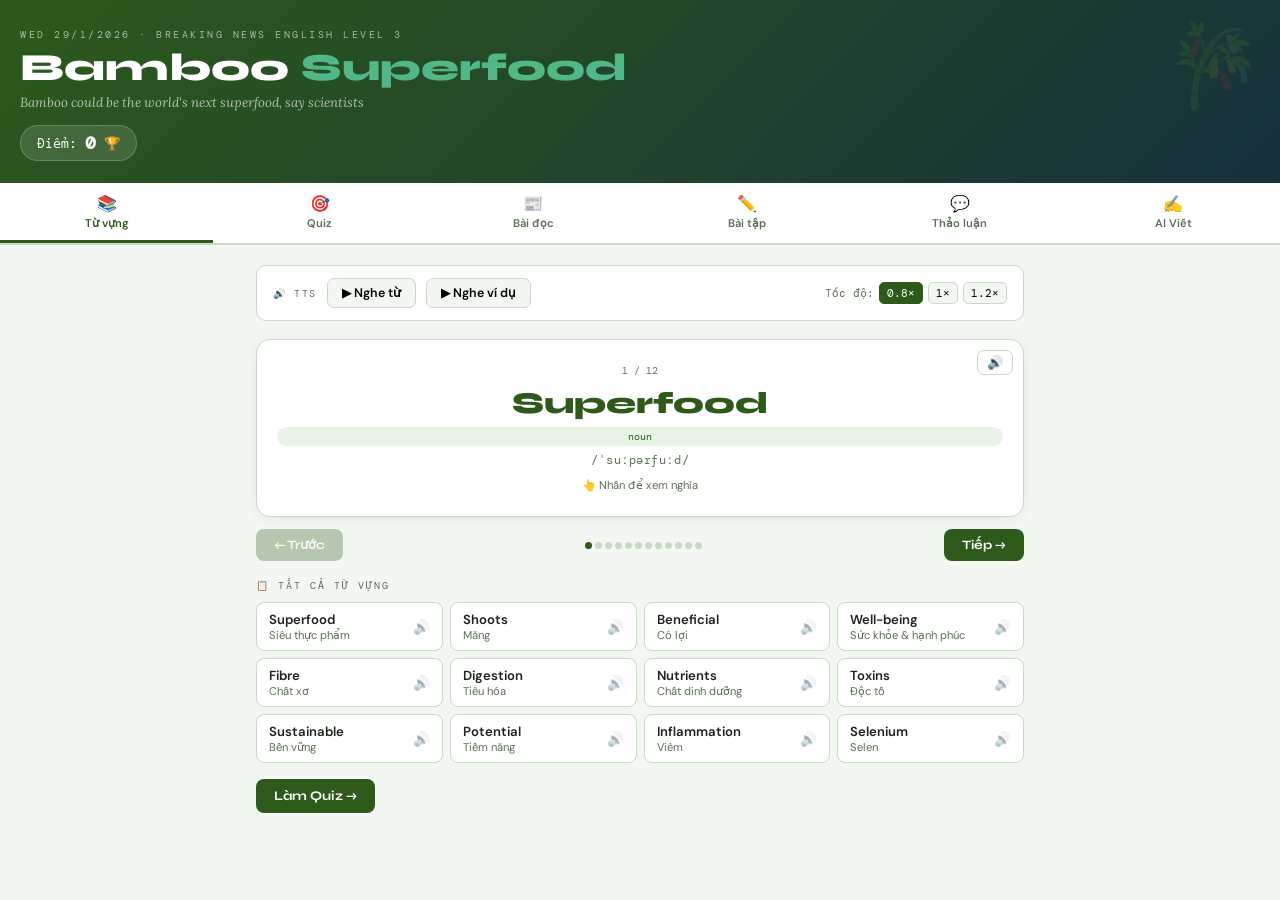
<file: lesson-4.html>
<!DOCTYPE html>
<html lang="vi">
<head>
<meta charset="UTF-8">
<meta name="viewport" content="width=device-width, initial-scale=1.0">
<title>Bamboo Superfood – English Lesson</title>
<link href="https://fonts.googleapis.com/css2?family=Syne:wght@400;700;800&family=DM+Mono:wght@400;500&family=Lora:ital,wght@0,400;0,600;1,400&family=DM+Sans:wght@300;400;500;600&display=swap" rel="stylesheet">
<link rel="stylesheet" href="common.css">
</head>
<body>

<script>
const LESSON_CONFIG = {
  tag: "Wed 29/1/2026 · Breaking News English Level 3",
  title: "Bamboo Superfood",
  titleHtml: "Bamboo <em>Superfood</em>",
  sub: "Bamboo could be the world's next superfood, say scientists",
  emoji: "🎋",
  kicker: "📍 Anglia Ruskin University, UK · 29 January 2026",
  artHl: "Bamboo could be the world's next superfood, say scientists",
  artHtml: `
    <p>Bamboo could be the world's next <span class="hl" data-w="superfood" data-viet="siêu thực phẩm">superfood</span>. Scientists have been looking at all the studies on bamboo <span class="hl" data-w="shoots" data-viet="măng">shoots</span> to find out how healthy they are for us. The researchers are from Anglia Ruskin University in the UK. Lead author Professor Lee Smith said: "Our review shows bamboo's clear promise as a possible superfood." This is the first time scientists have put together all existing research to look at bamboo as a food.</p>
    <p>Professor Smith and his team found that bamboo shoots can be very <span class="hl" data-w="beneficial" data-viet="có lợi">beneficial</span> to our <span class="hl" data-w="well-being" data-viet="sức khỏe &amp; hạnh phúc">well-being</span>. The shoots are low in calories and fat, but high in <span class="hl" data-w="fibre" data-viet="chất xơ">fibre</span>. This fibre is good for our <span class="hl" data-w="digestion" data-viet="tiêu hóa">digestion</span> and helps the body control weight. Bamboo also contains many important vitamins and minerals. These include <span class="hl" data-w="selenium" data-viet="selen">selenium</span>, potassium, vitamins A, B6, and E. Scientists say these <span class="hl" data-w="nutrients" data-viet="chất dinh dưỡng">nutrients</span> are important for blood sugar levels, blood pressure, and heart health.</p>
    <p>The research also shows that bamboo can reduce <span class="hl" data-w="inflammation" data-viet="viêm">inflammation</span> in the body. It can also reduce oxidative stress. Bamboo contains three types of dietary fibre: cellulose, hemicellulose, and lignin. These have been shown to improve how the bowel works in humans. The scientists also found that bamboo can improve the levels of fat in the blood. This can lower the risk of heart disease.</p>
    <p>However, people need to be careful when preparing bamboo. Raw bamboo shoots contain natural <span class="hl" data-w="toxins" data-viet="độc tố">toxins</span>. People must boil them before eating to remove these toxins. Bamboo is already commonly eaten in many parts of Asia. Professor Smith said bamboo has great <span class="hl" data-w="potential" data-viet="tiềm năng">potential</span> to become a healthy and <span class="hl" data-w="sustainable" data-viet="bền vững">sustainable</span> addition to diets all over the world.</p>
  `,
  aiEnabled: true,
  theme: {
    bg: "#f3f7f2",
    border: "#c8d9c5",
    text: "#1a2419",
    muted: "#5a7055",
    accent: "#2d5a1b",
    accent2: "#52b788",
    light: "#e8f4e5"
  }
};

const VOCAB = [
  {w:"Superfood",pos:"noun",ipa:"/ˈsuːpərfuːd/",viet:"Siêu thực phẩm",def:"A food considered especially nutritious and very good for health",ex:"Scientists say bamboo could be the next <strong>superfood</strong>."},
  {w:"Shoots",pos:"noun",ipa:"/ʃuːts/",viet:"Măng",def:"Young stems of certain plants that can be eaten as food",ex:"Bamboo <strong>shoots</strong> are low in calories and high in fibre."},
  {w:"Beneficial",pos:"adjective",ipa:"/ˌbenɪˈfɪʃəl/",viet:"Có lợi",def:"Having a helpful or positive effect on something or someone",ex:"Bamboo shoots can be very <strong>beneficial</strong> to our well-being."},
  {w:"Well-being",pos:"noun",ipa:"/ˌwelˈbiːɪŋ/",viet:"Sức khỏe & hạnh phúc",def:"The state of being healthy, comfortable, and happy",ex:"Eating bamboo can improve your overall <strong>well-being</strong>."},
  {w:"Fibre",pos:"noun",ipa:"/ˈfaɪbər/",viet:"Chất xơ",def:"A substance in plant foods that helps the body with digestion",ex:"Bamboo is high in <strong>fibre</strong>, which is good for digestion."},
  {w:"Digestion",pos:"noun",ipa:"/daɪˈdʒestʃən/",viet:"Tiêu hóa",def:"The process the body uses to break down food into nutrients",ex:"Eating fibre is important for healthy <strong>digestion</strong>."},
  {w:"Nutrients",pos:"noun",ipa:"/ˈnjuːtriənts/",viet:"Chất dinh dưỡng",def:"Substances that provide nourishment essential for growth and health",ex:"Bamboo contains important <strong>nutrients</strong> like selenium and potassium."},
  {w:"Toxins",pos:"noun",ipa:"/ˈtɒksɪnz/",viet:"Độc tố",def:"Poisonous substances produced naturally that can harm the body",ex:"Raw bamboo shoots contain natural <strong>toxins</strong>."},
  {w:"Sustainable",pos:"adjective",ipa:"/səˈsteɪnəbəl/",viet:"Bền vững",def:"Able to continue without causing harm to the environment",ex:"Bamboo is a healthy and <strong>sustainable</strong> food source."},
  {w:"Potential",pos:"noun",ipa:"/pəˈtenʃəl/",viet:"Tiềm năng",def:"The possibility of future development or achievement",ex:"Professor Smith said bamboo has great <strong>potential</strong> as a superfood."},
  {w:"Inflammation",pos:"noun",ipa:"/ˌɪnfləˈmeɪʃən/",viet:"Viêm",def:"A condition where part of the body becomes swollen, red, and painful",ex:"Bamboo can help reduce <strong>inflammation</strong> in the body."},
  {w:"Selenium",pos:"noun",ipa:"/sɪˈliːniəm/",viet:"Selen",def:"A mineral the body needs in small amounts for good health",ex:"Bamboo contains <strong>selenium</strong>, which is important for the body."},
];

const TF_DATA = [
  {text:"This is not the first time scientists have studied bamboo as a food.",ans:"F",exp:"SAI — Đây là lần đầu tiên các nhà khoa học tổng hợp toàn bộ nghiên cứu về măng như một loại thực phẩm."},
  {text:"Bamboo shoots are low in calories and fat.",ans:"T",exp:"ĐÚNG — Bài đọc nói măng ít calo và ít chất béo."},
  {text:"Bamboo is not a good source of vitamins or minerals.",ans:"F",exp:"SAI — Măng chứa nhiều vitamin và khoáng chất quan trọng như selen, kali, vitamin A, B6 và E."},
  {text:"Raw bamboo shoots are safe to eat without any preparation.",ans:"F",exp:"SAI — Măng tươi chứa độc tố tự nhiên và phải được luộc trước khi ăn."},
  {text:"Bamboo is already a common food in parts of Asia.",ans:"T",exp:"ĐÚNG — Bài đọc cho biết măng đã được ăn phổ biến ở nhiều vùng châu Á."},
  {text:"Bamboo contains three different types of dietary fibre.",ans:"T",exp:"ĐÚNG — Đó là cellulose, hemicellulose và lignin."},
];

const GF = {
  bank:["superfood","fibre","toxins","sustainable","beneficial","digestion","nutrients","boiled"],
  parts:[
    "Scientists say bamboo could be the world's next (1)____.",
    "Bamboo shoots can be very (2)____ to our well-being.",
    "The shoots are high in (3)____, which is good for (4)____.",
    "Bamboo contains important (5)____ like selenium and potassium.",
    "Raw bamboo has natural (6)____ and must be (7)____ first.",
    "Bamboo is a healthy and (8)____ addition to our diet.",
  ],
  ans:["superfood","beneficial","fibre","digestion","nutrients","toxins","boiled","sustainable"]
};

const DISC_COMP = [
  {
    q:"Where are the researchers in this study from?",
    model:"The researchers are from Anglia Ruskin University in the UK.",
    note:"'Are from' = cấu trúc chỉ nguồn gốc. Ngắn gọn và đầy đủ là tốt nhất."
  },
  {
    q:"What are bamboo shoots low in?",
    model:"Bamboo shoots are low in calories and fat.",
    note:"'Be low in' = ít về mặt dinh dưỡng. 'Be high in' = nhiều. Đây là cặp từ rất hữu ích."
  },
  {
    q:"Name three nutrients found in bamboo.",
    model:"Bamboo contains selenium, potassium, and vitamins A, B6, and E.",
    note:"Liệt kê với serial comma. Bắt đầu thẳng vào điểm chính, không cần mở đầu dài."
  },
  {
    q:"How can bamboo help heart health?",
    model:"Bamboo can improve the levels of fat in the blood, which can lower the risk of heart disease.",
    note:"'Which can lower' = mệnh đề quan hệ bổ sung kết quả. Rất tự nhiên trong văn học thuật."
  },
  {
    q:"Why must bamboo be cooked before eating?",
    model:"Bamboo must be cooked before eating because raw bamboo shoots contain natural toxins.",
    note:"'Must be cooked' = passive obligation. 'Because' dẫn lý do trực tiếp và rõ ràng."
  },
  {
    q:"What did Professor Lee Smith say about bamboo?",
    model:"Professor Lee Smith said that bamboo has clear promise as a possible superfood.",
    note:"Reported speech: said + that + clause. Không dùng dấu ngoặc kép trong reported speech."
  },
];

const DISC_OPEN = [
  {
    q:"Do you think bamboo could become a popular food worldwide? Why or why not?",
    model:"Personally, I think bamboo has a good chance of becoming popular worldwide because it is nutritious, sustainable, and already well-known in Asian cuisine. However, many people in the West may need time to get used to eating it.",
    note:"'Personally, I think...' mở đầu ý kiến. 'However' thể hiện balanced view. 'Get used to' = quen với."
  },
  {
    q:"What other foods do you think should be called 'superfoods'? Why?",
    model:"In my opinion, foods such as blueberries, salmon, and spinach deserve to be called superfoods because they are packed with vitamins, antioxidants, and healthy fats that benefit the whole body.",
    note:"'Such as' liệt kê ví dụ. 'Packed with' = giàu, chứa nhiều. Tự nhiên hơn 'full of'."
  },
  {
    q:"How important is it to eat foods that are high in fibre? Do you eat enough fibre?",
    model:"I think eating fibre is very important because it helps with digestion and can prevent serious diseases. Honestly, I do not always eat enough fibre, so I should try to eat more vegetables and whole grains.",
    note:"'Honestly' = thành thật mà nói. 'Should try to' = lời khuyên nhẹ nhàng cho bản thân."
  },
  {
    q:"Would you try bamboo shoots if they were on a restaurant menu? Why or why not?",
    model:"Yes, I would definitely try bamboo shoots if I saw them on a menu. I enjoy trying new and unusual foods, and knowing that they are healthy makes them even more appealing.",
    note:"'I would definitely' = xác định mạnh. 'Makes them even more appealing' = càng hấp dẫn hơn."
  },
  {
    q:"How do you think our eating habits will change in the next 20 years?",
    model:"I believe our eating habits will change significantly over the next 20 years. More people will likely eat less meat and focus on plant-based foods as we become more aware of health and the environment.",
    note:"'Will likely' = có khả năng sẽ. 'As we become more aware of' = khi chúng ta ý thức hơn về."
  },
  {
    q:"Is sustainability an important factor when you choose what food to eat? Why?",
    model:"Yes, sustainability is becoming increasingly important to me when I choose food. I try to buy local produce and reduce food waste because I believe that small changes in daily habits can make a big difference for the environment.",
    note:"'Increasingly important' = ngày càng quan trọng. 'Small changes... big difference' = cấu trúc tương phản hiệu quả."
  },
];

const AW_PROMPTS = [
  {viet:"Măng tre có thể trở thành siêu thực phẩm tiếp theo của thế giới.",hint:"bamboo shoots / could become / world's next / superfood",grammar:"S + could + become + article + noun phrase"},
  {viet:"Ăn nhiều chất xơ rất tốt cho tiêu hóa và giúp kiểm soát cân nặng.",hint:"eating lots of fibre / good for digestion / help control / weight",grammar:"Gerund subject: Eating... is good for... and helps + V"},
  {viet:"Măng tươi chứa độc tố tự nhiên nên phải được luộc kỹ trước khi ăn.",hint:"raw bamboo / contain natural toxins / must be boiled / before eating",grammar:"S + contain + O, so + S + must be + past participle + before + gerund"},
];

const ART_PLAIN = `Bamboo could be the world's next superfood. Scientists have been looking at all the studies on bamboo shoots to find out how healthy they are for us. The researchers are from Anglia Ruskin University in the UK. Lead author Professor Lee Smith said: "Our review shows bamboo's clear promise as a possible superfood." This is the first time scientists have put together all existing research to look at bamboo as a food. Professor Smith and his team found that bamboo shoots can be very beneficial to our well-being. The shoots are low in calories and fat, but high in fibre. This fibre is good for our digestion and helps the body control weight. Bamboo also contains many important vitamins and minerals. These include selenium, potassium, vitamins A, B6, and E. Scientists say these nutrients are important for blood sugar levels, blood pressure, and heart health. The research also shows that bamboo can reduce inflammation in the body. It can also reduce oxidative stress. Bamboo contains three types of dietary fibre: cellulose, hemicellulose, and lignin. These have been shown to improve how the bowel works in humans. The scientists also found that bamboo can improve the levels of fat in the blood. This can lower the risk of heart disease. However, people need to be careful when preparing bamboo. Raw bamboo shoots contain natural toxins. People must boil them before eating to remove these toxins. Bamboo is already commonly eaten in many parts of Asia. Professor Smith said bamboo has great potential to become a healthy and sustainable addition to diets all over the world.`;
</script>
<script src="common.js"></script>
</body>
</html>
</file>
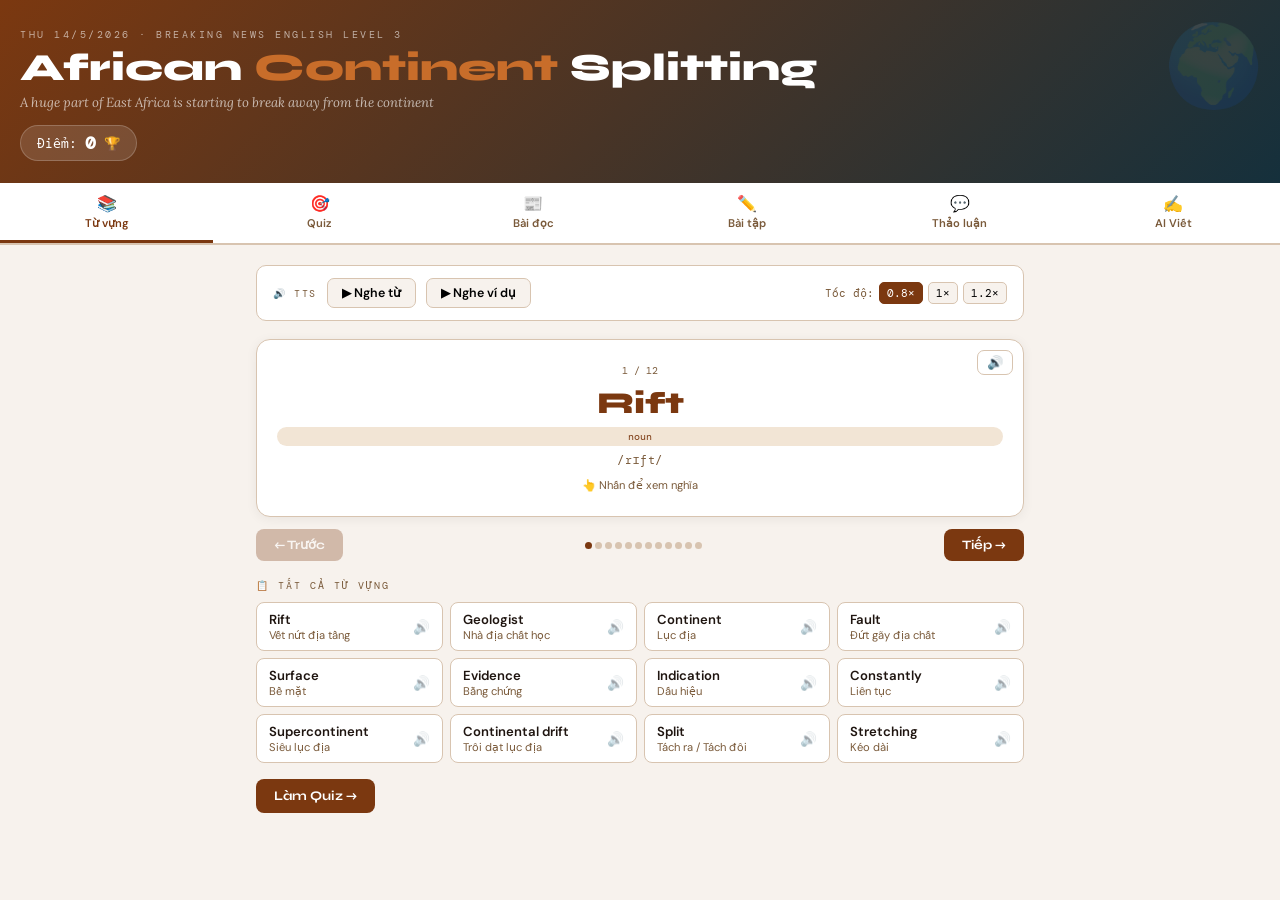
<file: lesson-5.html>
<!DOCTYPE html>
<html lang="vi">
<head>
<meta charset="UTF-8">
<meta name="viewport" content="width=device-width, initial-scale=1.0">
<title>African Continent Splitting – English Lesson</title>
<link href="https://fonts.googleapis.com/css2?family=Syne:wght@400;700;800&family=DM+Mono:wght@400;500&family=Lora:ital,wght@0,400;0,600;1,400&family=DM+Sans:wght@300;400;500;600&display=swap" rel="stylesheet">
<link rel="stylesheet" href="common.css">
</head>
<body>

<script>
const LESSON_CONFIG = {
  tag: "Thu 14/5/2026 · Breaking News English Level 3",
  title: "African Continent Splitting",
  titleHtml: "African <em>Continent</em> Splitting",
  sub: "A huge part of East Africa is starting to break away from the continent",
  emoji: "🌍",
  kicker: "📍 Zambia / Oxford University · 14 May 2026",
  artHl: "African continent splitting into two parts",
  artHtml: `
    <p>There are signs that a <span class="hl" data-w="huge" data-viet="rất lớn">huge</span> part of East Africa is starting to break away from the African <span class="hl" data-w="continent" data-viet="lục địa">continent</span>. Geologists (people who study the Earth and its land and rocks) studied a deep <span class="hl" data-w="crack" data-viet="vết nứt">crack</span> that runs along a large part of Zambia. The crack is called a <span class="hl" data-w="rift" data-viet="vết nứt địa tầng">rift</span>. It is a major <span class="hl" data-w="fault" data-viet="đứt gãy địa chất">fault</span> in the rock that covers Earth's <span class="hl" data-w="surface" data-viet="bề mặt">surface</span>. Geologist Mike Daly of the University of Oxford is studying Zambia's Kafue Rift. He believes there is activity in the rift that suggests a giant piece of land is breaking away. He wrote: "There is <span class="hl" data-w="evidence" data-viet="bằng chứng">evidence</span> that the fault boundary of the Kafue Rift is active and therefore the Southwest African Rift Zone is too." He warned that this "may be an early <span class="hl" data-w="indication" data-viet="dấu hiệu">indication</span> of the break-up of sub-Saharan Africa".</p>
    <p>The land on Earth is <span class="hl" data-w="constantly" data-viet="liên tục">constantly</span> moving. Three hundred million years ago, there was just one huge <span class="hl" data-w="supercontinent" data-viet="siêu lục địa">supercontinent</span>. It was called Pangea. Over millions of years, Pangea broke up. Giant areas of land slowly moved across the oceans to form the continents we know today. This movement is called <span class="hl" data-w="continental drift" data-viet="trôi dạt lục địa">continental drift</span>. Rifts are one reason why land masses <span class="hl" data-w="split" data-viet="tách ra">split</span> apart. The Kafue Rift in Zambia is part of a 2,500-kilometre-long rift zone <span class="hl" data-w="stretching" data-viet="kéo dài">stretching</span> from Tanzania to Namibia. The rift is moving at a rate of about 4.7 mm per year. At this rate, it will take millions of years for Africa to split in two. Scientists believe that in 200 million years from now, there could be just one supercontinent again.</p>
  `,
  aiEnabled: true,
  theme: {
    bg: "#f7f2ed",
    border: "#d8c4b0",
    text: "#1f1510",
    muted: "#7a5a3a",
    accent: "#7b3810",
    accent2: "#c86d2a",
    light: "#f2e5d5"
  }
};

const VOCAB = [
  {w:"Rift",pos:"noun",ipa:"/rɪft/",viet:"Vết nứt địa tầng",def:"A deep crack or split in the Earth's crust where land may separate",ex:"Geologist Mike Daly is studying Zambia's Kafue <strong>Rift</strong>."},
  {w:"Geologist",pos:"noun",ipa:"/dʒiˈɒlədʒɪst/",viet:"Nhà địa chất học",def:"A scientist who studies the Earth, its rocks, and its land",ex:"A <strong>geologist</strong> from the University of Oxford is studying the crack in Zambia."},
  {w:"Continent",pos:"noun",ipa:"/ˈkɒntɪnənt/",viet:"Lục địa",def:"One of the seven large areas of land on Earth",ex:"A huge part of East Africa is breaking away from the African <strong>continent</strong>."},
  {w:"Fault",pos:"noun",ipa:"/fɔːlt/",viet:"Đứt gãy địa chất",def:"A crack or break in rock deep inside the Earth",ex:"The Kafue Rift is a major <strong>fault</strong> in the rock that covers Earth's surface."},
  {w:"Surface",pos:"noun",ipa:"/ˈsɜːrfɪs/",viet:"Bề mặt",def:"The top or outer layer of something",ex:"The rift lies in the rock that covers Earth's <strong>surface</strong>."},
  {w:"Evidence",pos:"noun",ipa:"/ˈevɪdəns/",viet:"Bằng chứng",def:"Facts or signs that prove something is true",ex:"There is <strong>evidence</strong> that the fault boundary of the Kafue Rift is active."},
  {w:"Indication",pos:"noun",ipa:"/ˌɪndɪˈkeɪʃən/",viet:"Dấu hiệu",def:"A sign that something may be happening or about to happen",ex:"The rift may be an early <strong>indication</strong> of Africa breaking apart."},
  {w:"Constantly",pos:"adverb",ipa:"/ˈkɒnstəntli/",viet:"Liên tục",def:"Happening all the time, without stopping",ex:"The land on Earth is <strong>constantly</strong> moving."},
  {w:"Supercontinent",pos:"noun",ipa:"/ˌsuːpərˈkɒntɪnənt/",viet:"Siêu lục địa",def:"A single enormous landmass containing most of Earth's land",ex:"Three hundred million years ago, there was one huge <strong>supercontinent</strong> called Pangea."},
  {w:"Continental drift",pos:"noun",ipa:"/ˌkɒntɪˈnentəl drɪft/",viet:"Trôi dạt lục địa",def:"The slow movement of continents across Earth's surface over millions of years",ex:"The movement of land masses across oceans is called <strong>continental drift</strong>."},
  {w:"Split",pos:"verb",ipa:"/splɪt/",viet:"Tách ra / Tách đôi",def:"To divide or break into two or more separate parts",ex:"Scientists say Africa may <strong>split</strong> in two over millions of years."},
  {w:"Stretching",pos:"verb",ipa:"/ˈstretʃɪŋ/",viet:"Kéo dài",def:"Extending over a long distance from one place to another",ex:"The rift zone is <strong>stretching</strong> from Tanzania to Namibia."},
];

const TF_DATA = [
  {text:"The deep crack in Zambia is called a fault, not a rift.",ans:"F",exp:"SAI — Vết nứt được gọi là 'rift' (vết nứt địa tầng). Rift là một loại fault, nhưng tên của nó là rift."},
  {text:"Mike Daly is a geologist at the University of Oxford.",ans:"T",exp:"ĐÚNG — Bài đọc nói Mike Daly là nhà địa chất học tại Đại học Oxford."},
  {text:"The Kafue Rift is located in Zambia.",ans:"F",exp:"SAI — Kafue Rift nằm ở Zambia, không phải Tanzania."},
  {text:"The rift is moving at a rate of about 4.7 mm per year.",ans:"T",exp:"ĐÚNG — Bài đọc nêu rõ tốc độ dịch chuyển là khoảng 4.7 mm mỗi năm."},
  {text:"The supercontinent Pangea existed about 300 million years ago.",ans:"T",exp:"ĐÚNG — Bài đọc cho biết 300 triệu năm trước chỉ có một siêu lục địa duy nhất tên là Pangea."},
  {text:"Africa could split into two continents within the next few hundred years.",ans:"F",exp:"SAI — Bài đọc nói sẽ mất hàng triệu năm để châu Phi tách đôi."},
];

const GF = {
  bank:["huge","rift","studying","piece","warned","early","constantly","fault"],
  parts:[
    "There are signs that a (1)____ part of East Africa is starting to break away.",
    "The deep crack in Zambia is called a (2)____.",
    "Geologist Mike Daly is (3)____ Zambia's Kafue Rift.",
    "He believes a giant (4)____ of land is breaking away from the continent.",
    "He (5)____ that this may be an (6)____ indication of Africa breaking up.",
    "The land on Earth is (7)____ moving; the Kafue Rift is a major (8)____ in Earth's surface.",
  ],
  ans:["huge","rift","studying","piece","warned","early","constantly","fault"]
};

const DISC_COMP = [
  {
    q:"What is a rift?",
    model:"A rift is a major fault, or deep crack, in the rock that covers Earth's surface.",
    note:"'A rift is...' = định nghĩa trực tiếp. 'Major fault' = đứt gãy lớn. Cấu trúc S + is + noun phrase rất rõ ràng và dứt khoát."
  },
  {
    q:"Where does geologist Mike Daly work?",
    model:"Mike Daly is a geologist at the University of Oxford.",
    note:"'Is a + nghề nghiệp + at + nơi làm việc' = cách giới thiệu ngắn gọn. Không cần câu dài, trả lời thẳng vào điểm chính."
  },
  {
    q:"What was Pangea?",
    model:"Pangea was the name of one huge supercontinent that existed about 300 million years ago.",
    note:"'Was the name of' = cách định nghĩa quá khứ. 'That existed' = mệnh đề quan hệ xác định thời điểm lịch sử."
  },
  {
    q:"How fast is the Kafue Rift moving?",
    model:"The Kafue Rift is moving at a rate of about 4.7 mm per year.",
    note:"'Moving at a rate of' = cụm chỉ tốc độ di chuyển. Rất hữu ích khi trình bày dữ liệu khoa học hoặc thống kê."
  },
  {
    q:"What might happen 200 million years from now?",
    model:"Scientists believe that in 200 million years from now, there could be just one supercontinent again.",
    note:"'Scientists believe that...' = reported speech gián tiếp. 'Could be' = diễn đạt khả năng trong tương lai xa. Tự nhiên và học thuật."
  },
  {
    q:"What did Mike Daly warn might happen to sub-Saharan Africa?",
    model:"Mike Daly warned that the activity in the rift may be an early indication of the break-up of sub-Saharan Africa.",
    note:"'Warned that' = nói rằng (với hàm ý cảnh báo). 'Early indication of' = dấu hiệu ban đầu của. Cực kỳ hay trong văn khoa học."
  },
];

const DISC_OPEN = [
  {
    q:"How do you feel knowing that the land beneath our feet is always moving?",
    model:"Personally, I find it both fascinating and a little unsettling to know that the land is always moving. It reminds me of how powerful and dynamic our planet is, even though we cannot feel these slow changes in daily life.",
    note:"'Personally, I find it...' = bày tỏ cảm xúc cá nhân rất tự nhiên. 'Even though' = mặc dù, tạo sự tương phản hiệu quả."
  },
  {
    q:"Would you like to be a geologist? Why or why not?",
    model:"Yes, I would love to be a geologist because I find Earth's history extremely interesting. However, the job can be physically demanding since geologists often have to work outdoors in remote and challenging environments.",
    note:"'I find... extremely interesting' = diễn đạt sở thích mạnh. 'Physically demanding' = vất vả thể chất. 'Since' = bởi vì."
  },
  {
    q:"How would the world change if Africa split into two separate continents?",
    model:"If Africa split into two continents, it would completely reshape world maps, borders, and trade routes. Millions of people and animals would be affected, and entirely new nations might even be formed in the process.",
    note:"'If... split... would reshape' = câu điều kiện loại 2. 'In the process' = trong quá trình đó. Tự nhiên và học thuật."
  },
  {
    q:"What do you think Earth looked like 300 million years ago?",
    model:"I imagine Earth looked completely different 300 million years ago. There was only one huge landmass called Pangea, so the coastlines and oceans would have been totally unrecognizable compared to what we see on a map today.",
    note:"'I imagine' = tôi hình dung/tưởng tượng. 'Would have been' = quá khứ hoàn thành với modal. 'Unrecognizable' = không thể nhận ra được."
  },
  {
    q:"Should we be worried about continental drift and geological changes?",
    model:"Not really, because continental drift happens so slowly that it takes millions of years for any major change. However, I think it is important to study it so we can better understand earthquakes and other geological events that happen much faster.",
    note:"'Not really' = không hẳn, nhẹ hơn 'No'. 'So slowly that' = cấu trúc so...that chỉ hệ quả. Trả lời cân bằng và thuyết phục."
  },
  {
    q:"Do you think humans will still exist in 200 million years? What might life be like?",
    model:"Honestly, I am not sure whether humans will still exist in 200 million years. The Earth will have changed so dramatically by then that life as we know it would be unrecognizable. Perhaps there will be entirely new species and a single supercontinent once again.",
    note:"'Honestly' = thành thật mà nói. 'By then' = vào thời điểm đó. 'Perhaps' = có lẽ, thêm sự khiêm tốn khi dự đoán tương lai xa."
  },
];

const AW_PROMPTS = [
  {viet:"Có dấu hiệu cho thấy một phần lớn Đông Phi đang bắt đầu tách ra khỏi lục địa.",hint:"there are signs / large part of East Africa / starting to break away / continent",grammar:"There are signs that + S + is starting to + V (infinitive)"},
  {viet:"Sự di chuyển chậm chạp của các mảng lục địa qua hàng triệu năm được gọi là trôi dạt lục địa.",hint:"slow movement of land masses / over millions of years / called / continental drift",grammar:"S + is called + noun (passive voice, present simple)"},
  {viet:"Các nhà khoa học tin rằng sau 200 triệu năm nữa, có thể chỉ còn một siêu lục địa duy nhất trên Trái Đất.",hint:"scientists believe / in 200 million years / there could be / just one supercontinent / again",grammar:"S + believe + that + there + could be + noun phrase + time adverb"},
];

const ART_PLAIN = `There are signs that a huge part of East Africa is starting to break away from the African continent. Geologists, people who study the Earth and its land and rocks, studied a deep crack that runs along a large part of Zambia. The crack is called a rift. It is a major fault in the rock that covers Earth's surface. Geologist Mike Daly of the University of Oxford is studying Zambia's Kafue Rift. He believes there is activity in the rift that suggests a giant piece of land is breaking away. He wrote: "There is evidence that the fault boundary of the Kafue Rift is active and therefore the Southwest African Rift Zone is too." He warned that this "may be an early indication of the break-up of sub-Saharan Africa". The land on Earth is constantly moving. Three hundred million years ago, there was just one huge supercontinent. It was called Pangea. Over millions of years, Pangea broke up. Giant areas of land slowly moved across the oceans to form the continents we know today. This movement is called continental drift. Rifts are one reason why land masses split apart. The Kafue Rift in Zambia is part of a 2,500-kilometre-long rift zone stretching from Tanzania to Namibia. The rift is moving at a rate of about 4.7 mm per year. At this rate, it will take millions of years for Africa to split in two. Scientists believe that in 200 million years from now, there could be just one supercontinent again.`;
</script>
<script src="common.js"></script>
</body>
</html>
</file>
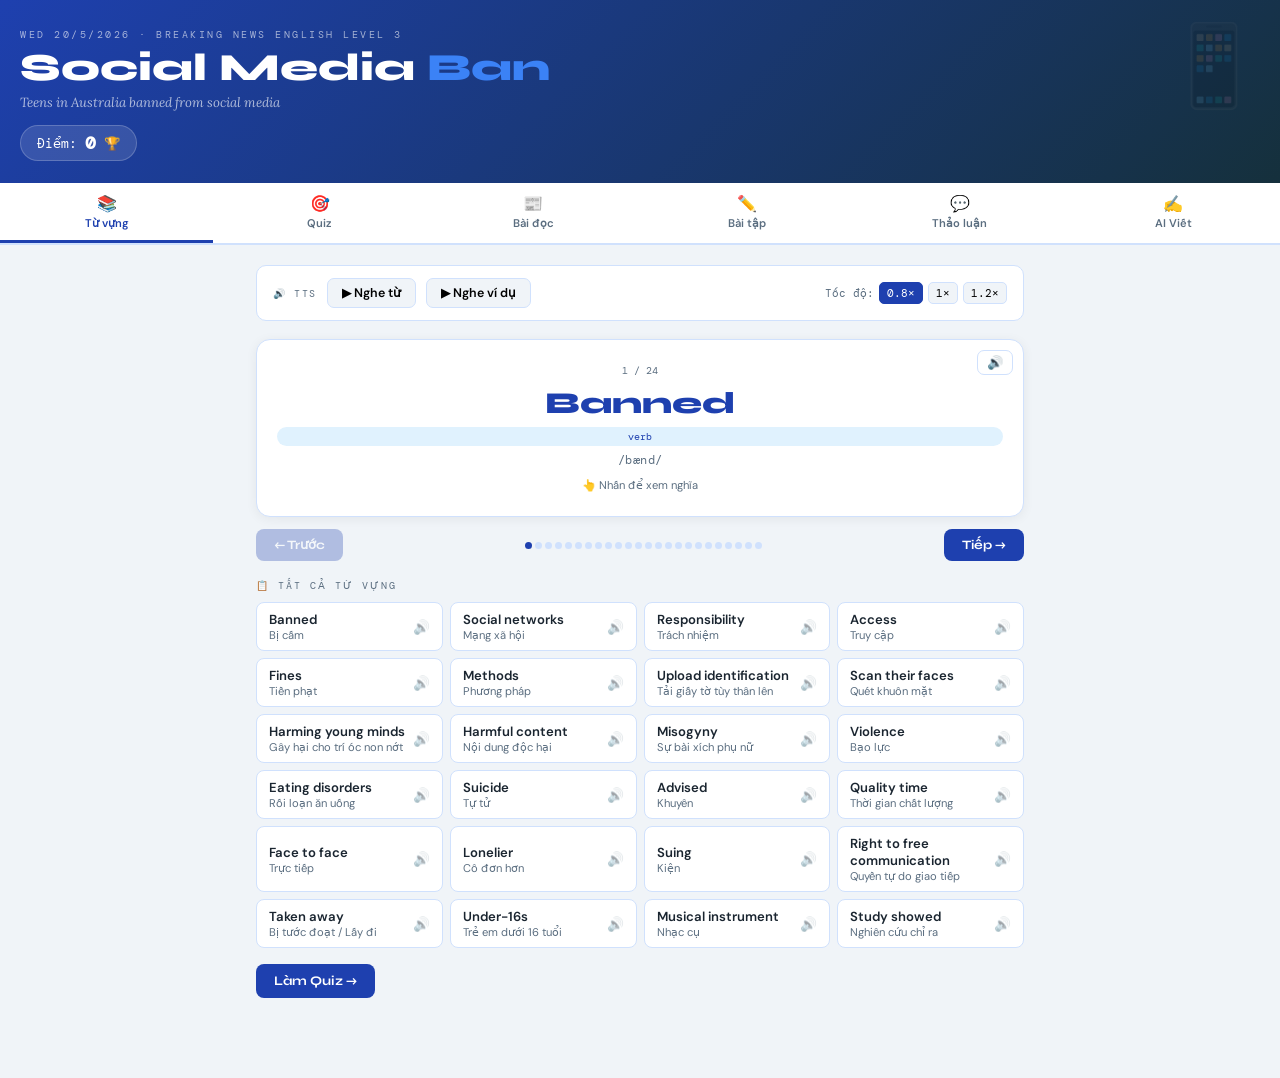
<file: lesson-6.html>
<!DOCTYPE html>
<html lang="vi">
<head>
<meta charset="UTF-8">
<meta name="viewport" content="width=device-width, initial-scale=1.0">
<title>Social Media Ban – English Lesson</title>
<link href="https://fonts.googleapis.com/css2?family=Syne:wght@400;700;800&family=DM+Mono:wght@400;500&family=Lora:ital,wght@0,400;0,600;1,400&family=DM+Sans:wght@300;400;500;600&display=swap" rel="stylesheet">
<link rel="stylesheet" href="common.css">
</head>
<body>

<script>
const LESSON_CONFIG = {
  tag: "Wed 20/5/2026 · Breaking News English Level 3",
  title: "Social Media Ban",
  titleHtml: "Social Media <em>Ban</em>",
  sub: "Teens in Australia banned from social media",
  emoji: "📱",
  kicker: "📍 Australia · 11 December 2025",
  artHl: "Teens in Australia banned from social media",
  artHtml: `
    <p>A big change has happened in the social media world. Australia has <span class="hl" data-w="banned" data-viet="bị cấm">banned</span> children <span class="hl" data-w="under-16s" data-viet="trẻ em dưới 16 tuổi">under the age of 16</span> from joining many <span class="hl" data-w="social networks" data-viet="mạng xã hội">social networks</span>. New laws say the under-16s cannot open accounts with sites like Facebook, Instagram, Reddit, Snapchat, Threads, TikTok, X, and YouTube. It is now the <span class="hl" data-w="responsibility" data-viet="trách nhiệm">responsibility</span> of these social media sites to make sure all of their users are aged 16 or above. Australia's government said it would fine the companies if they allowed children to <span class="hl" data-w="access" data-viet="truy cập">access</span> their sites. The <span class="hl" data-w="fines" data-viet="tiền phạt">fines</span> could be as much as $32.9 million. The companies said they would use different <span class="hl" data-w="methods" data-viet="phương pháp">methods</span> to check the age of their users. New users will have to <span class="hl" data-w="upload identification" data-viet="tải giấy tờ tùy thân lên">upload identification</span> and <span class="hl" data-w="scan their faces" data-viet="quét khuôn mặt">scan their faces</span>.</p>
    <p>Australia's Prime Minister said he introduced the ban because social media was <span class="hl" data-w="harming young minds" data-viet="gây hại cho trí óc non nớt">harming young minds</span>. He said a <span class="hl" data-w="study showed" data-viet="nghiên cứu chỉ ra">study showed</span> that 70 per cent of children aged 10-15 who used social media looked at <span class="hl" data-w="harmful content" data-viet="nội dung độc hại">harmful content</span>. This included information about <span class="hl" data-w="misogyny" data-viet="sự bài xích phụ nữ">misogyny</span>, <span class="hl" data-w="violence" data-viet="bạo lực">violence</span>, <span class="hl" data-w="eating disorders" data-viet="rối loạn ăn uống">eating disorders</span>, and <span class="hl" data-w="suicide" data-viet="tự tử">suicide</span>. He <span class="hl" data-w="advised" data-viet="khuyên">advised</span> children to do different things instead, like starting a new sport or learning to play a musical <span class="hl" data-w="musical instrument" data-viet="nhạc cụ">instrument</span>. His message to children was: "Spend <span class="hl" data-w="quality time" data-viet="thời gian chất lượng">quality time</span> with your friends and your family, <span class="hl" data-w="face to face" data-viet="trực tiếp">face to face</span>." Many children said they would now be <span class="hl" data-w="lonelier" data-viet="cô đơn hơn">lonelier</span> without social media. Two 15-year-olds are <span class="hl" data-w="suing" data-viet="kiện">suing</span> Australia's government. They say their "right to free communication" has been <span class="hl" data-w="taken away" data-viet="bị tước đoạt">taken away</span>.</p>
  `,
  aiEnabled: true,
  theme: {
    bg: "#f0f4f8",
    border: "#d0e1fd",
    text: "#1a2530",
    muted: "#5b6e80",
    accent: "#1e40af",
    accent2: "#3b82f6",
    light: "#e0f2fe"
  }
};

const VOCAB = [
  {w:"Banned",pos:"verb",ipa:"/bænd/",viet:"Bị cấm",def:"Officially not allowed to do something",ex:"Australia has <strong>banned</strong> children under 16 from social media."},
  {w:"Social networks",pos:"noun",ipa:"/ˈsoʊʃəl ˈnetwɜːrks/",viet:"Mạng xã hội",def:"Websites and apps that let people connect and share content",ex:"Teens are banned from joining many <strong>social networks</strong>."},
  {w:"Responsibility",pos:"noun",ipa:"/rɪˌspɒnsəˈbɪlɪti/",viet:"Trách nhiệm",def:"A duty to deal with something or take care of someone",ex:"It is the <strong>responsibility</strong> of these sites to check users' age."},
  {w:"Access",pos:"verb",ipa:"/ˈækses/",viet:"Truy cập",def:"To enter, use, or open a digital space or information",ex:"Companies will be fined if children <strong>access</strong> their sites."},
  {w:"Fines",pos:"noun",ipa:"/faɪnz/",viet:"Tiền phạt",def:"Sums of money that must be paid as punishment for breaking a law",ex:"The <strong>fines</strong> could be as much as $32.9 million."},
  {w:"Methods",pos:"noun",ipa:"/ˈmeθədz/",viet:"Phương pháp",def:"Ways of doing something",ex:"The companies said they would use different <strong>methods</strong> to check ages."},
  {w:"Upload identification",pos:"phrase",ipa:"/ʌpˈloʊd aɪˌdentɪfɪˈkeɪʃən/",viet:"Tải giấy tờ tùy thân lên",def:"To send a copy of an official document (like an ID) to a website",ex:"New users will have to <strong>upload identification</strong> to prove their age."},
  {w:"Scan their faces",pos:"phrase",ipa:"/skæn ðɛr ˈfeɪsəz/",viet:"Quét khuôn mặt",def:"To use a camera to check or verify a person's face structure",ex:"New users will have to upload ID and <strong>scan their faces</strong>."},
  {w:"Harming young minds",pos:"phrase",ipa:"/ˈhɑːrmɪŋ jʌŋ maɪndz/",viet:"Gây hại cho trí óc non nớt",def:"Causing negative mental or psychological effects to children",ex:"The Prime Minister supported the ban because social media was <strong>harming young minds</strong>."},
  {w:"Harmful content",pos:"phrase",ipa:"/ˈhɑːrmfʊl ˈkɒntent/",viet:"Nội dung độc hại",def:"Online text, images, or videos that cause negative mental effects",ex:"Many children aged 10-15 looked at <strong>harmful content</strong> online."},
  {w:"Misogyny",pos:"noun",ipa:"/mɪˈsɒdʒɪni/",viet:"Sự bài xích phụ nữ",def:"Dislike of, contempt for, or prejudice against women",ex:"The content included information about <strong>misogyny</strong> and violence."},
  {w:"Violence",pos:"noun",ipa:"/ˈvaɪələns/",viet:"Bạo lực",def:"Actions or words intended to hurt, damage, or kill someone",ex:"Children were exposed to online <strong>violence</strong>."},
  {w:"Eating disorders",pos:"noun",ipa:"/ˈiːtɪŋ dɪsˈɔːrdərz/",viet:"Rối loạn ăn uống",def:"Serious mental illnesses characterized by abnormal eating habits",ex:"The study noted content showing <strong>eating disorders</strong>."},
  {w:"Suicide",pos:"noun",ipa:"/ˈsuːɪsaɪd/",viet:"Tự tử",def:"The act of intentionally taking one's own life",ex:"The Prime Minister spoke about content related to <strong>suicide</strong>."},
  {w:"Advised",pos:"verb",ipa:"/ədˈvaɪzd/",viet:"Khuyên",def:"Gave advice to someone; recommended a course of action",ex:"He <strong>advised</strong> children to do different offline activities instead."},
  {w:"Quality time",pos:"noun",ipa:"/ˈkwɒlɪti taɪm/",viet:"Thời gian chất lượng",def:"Time spent giving all of one's attention to friends or family",ex:"His message was to spend <strong>quality time</strong> with family face to face."},
  {w:"Face to face",pos:"phrase",ipa:"/feɪs tuː feɪs/",viet:"Trực tiếp",def:"In person; physically close and looking at each other",ex:"He encouraged kids to talk to friends <strong>face to face</strong>."},
  {w:"Lonelier",pos:"adjective",ipa:"/ˈloʊnliər/",viet:"Cô đơn hơn",def:"Feeling more unhappy because of being alone or without friends",ex:"Many children said they would be <strong>lonelier</strong> without social media."},
  {w:"Suing",pos:"verb",ipa:"/ˈsuːɪŋ/",viet:"Kiện",def:"Taking legal action against a person or government in court",ex:"Two 15-year-olds are <strong>suing</strong> Australia's government."},
  {w:"Right to free communication",pos:"phrase",ipa:"/raɪt tuː friː kəˌmjuːnɪˈkeɪʃən/",viet:"Quyền tự do giao tiếp",def:"The legal freedom to share thoughts and contact others",ex:"They say their <strong>right to free communication</strong> has been taken away."},
  {w:"Taken away",pos:"verb",ipa:"/ˈteɪkən əˈweɪ/",viet:"Bị tước đoạt / Lấy đi",def:"Removed or stripped from someone",ex:"Their right to free communication has been <strong>taken away</strong>."},
  {w:"Under-16s",pos:"noun",ipa:"/ˈʌndər sɪksˈtiːnz/",viet:"Trẻ em dưới 16 tuổi",def:"People who are under 16 years of age",ex:"New laws say the <strong>under-16s</strong> cannot open social media accounts."},
  {w:"Musical instrument",pos:"noun",ipa:"/ˈmjuːzɪkəl ˈɪnstrʊmənt/",viet:"Nhạc cụ",def:"An object used to make music, like a piano, drum, or violin",ex:"He suggested learning to play a musical <strong>instrument</strong>."},
  {w:"Study showed",pos:"phrase",ipa:"/ˈstʌdi ʃoʊd/",viet:"Nghiên cứu chỉ ra",def:"A scientific research paper revealed a specific fact",ex:"A <strong>study showed</strong> that 70% of children saw harmful content."}
];

const TF_DATA = [
  {text:"Australia has banned children under the age of 14 from social media.",ans:"F",exp:"SAI — Úc cấm trẻ em dưới 16 tuổi, không phải dưới 14 tuổi."},
  {text:"Social media companies could be fined up to $32.9 million if they allow children to access their sites.",ans:"T",exp:"ĐÚNG — Mức phạt tối đa cho các công ty là 32,9 triệu USD."},
  {text:"New users can verify their age simply by entering their birth date.",ans:"F",exp:"SAI — Người dùng mới sẽ phải tải lên giấy tờ tùy thân và quét khuôn mặt."},
  {text:"A study showed that 70% of children aged 10-15 looked at harmful content online.",ans:"T",exp:"ĐÚNG — Nghiên cứu chỉ ra 70% trẻ em từ 10-15 tuổi tiếp xúc với nội dung gây hại trên mạng xã hội."},
  {text:"The Prime Minister advised children to spend more time online playing games.",ans:"F",exp:"SAI — Thủ tướng khuyên trẻ em nên chơi thể thao, học nhạc cụ hoặc giao lưu trực tiếp."},
  {text:"Two 15-year-olds are taking legal action against the Australian government.",ans:"T",exp:"ĐÚNG — Hai học sinh 15 tuổi đang kiện (suing) chính phủ Úc vì vi phạm quyền tự do giao tiếp."}
];

const GF = {
  bank:["banned","access","responsibility","identification","harming","harmful","instrument","suing"],
  parts:[
    "Australia has (1)____ children under 16 from many social networks.",
    "It is now the (2)____ of social media sites to check users' age.",
    "Companies will be fined if children (3)____ their sites.",
    "New users have to upload (4)____ and scan their faces.",
    "The Prime Minister introduced the ban because social media was (5)____ young minds.",
    "A study showed that 70 per cent of children looked at (6)____ content.",
    "He advised children to play a musical (7)____ instead.",
    "Two 15-year-olds are (8)____ Australia's government."
  ],
  ans:["banned","responsibility","access","identification","harming","harmful","instrument","suing"]
};

const DISC_COMP = [
  {
    q:"What new law has Australia introduced about social media?",
    model:"Australia has introduced a law that bans children under the age of 16 from joining many social networks.",
    note:"'Bans ... from' + V-ing là cấu trúc cấm đoán phổ biến."
  },
  {
    q:"Which age group is affected by the ban?",
    model:"Children under the age of 16 are affected by this ban.",
    note:"Cụm từ 'under the age of [number]' dùng để chỉ độ tuổi dưới một mốc nào đó."
  },
  {
    q:"Name three social media platforms mentioned in the article.",
    model:"Three platforms mentioned in the article are Facebook, Instagram, and YouTube.",
    note:"Khi liệt kê, dùng dấu phẩy cho các mục đầu và từ 'and' trước mục cuối cùng."
  },
  {
    q:"Who is responsible for checking users’ ages?",
    model:"The social media companies and sites are responsible for checking users' ages.",
    note:"'Be responsible for + V-ing / noun' = chịu trách nhiệm về việc gì."
  },
  {
    q:"How much could companies be fined if they break the law?",
    model:"The companies could be fined as much as $32.9 million.",
    note:"'Could be fined' ở dạng bị động. 'As much as' nhấn mạnh giá trị lớn."
  },
  {
    q:"What methods may companies use to verify users’ ages?",
    model:"They may require new users to upload identification and scan their faces.",
    note:"Sử dụng động từ 'require' (yêu cầu) và liên từ 'and' kết hợp hai hành động."
  },
  {
    q:"Why did Australia’s Prime Minister support the ban?",
    model:"He supported the ban because social media was harming young minds.",
    note:"Mệnh đề nguyên nhân bắt đầu bằng 'because'. Cụm từ 'harming young minds' làm tân ngữ chính."
  },
  {
    q:"What kinds of harmful content did children reportedly see online?",
    model:"They reportedly saw content about misogyny, violence, eating disorders, and suicide.",
    note:"Dùng trạng từ 'reportedly' (theo báo cáo/tin đưa) để diễn tả thông tin khách quan."
  },
  {
    q:"What activities did the Prime Minister encourage children to do instead of using social media?",
    model:"He encouraged children to start a new sport, learn a musical instrument, or spend quality time face-to-face with friends and family.",
    note:"Cấu trúc 'encourage someone to do something' (khuyến khích ai làm gì)."
  },
  {
    q:"Why are two 15-year-olds suing the government?",
    model:"They are suing the government because they say their right to free communication has been taken away.",
    note:"'Suing' là dạng V-ing của 'sue'. Cụm danh từ 'right to free communication' = quyền tự do giao tiếp."
  }
];

const DISC_OPEN = [
  {
    q:"Do you think children under 16 should be banned from social media? Why or why not?",
    model:"Personally, I think banning children under 16 from social media is a good idea because it protects their mental health from toxic content. However, we also need to respect their need to stay in touch with friends.",
    note:"'In my opinion' hoặc 'Personally, I think...' là cách bắt đầu nêu quan điểm. 'Protect ... from' = bảo vệ khỏi cái gì."
  },
  {
    q:"Is social media more harmful or more helpful for teenagers today?",
    model:"I believe social media is a double-edged sword. While it helps teenagers access educational resources and connect with peers, it can also be harmful if they spend too much time scrolling or face cyberbullying.",
    note:"'Double-edged sword' = con dao hai lưỡi. 'While' dùng ở đầu câu để tạo thế đối lập cân bằng."
  },
  {
    q:"What are the biggest dangers young people face online?",
    model:"In my view, the biggest dangers are online predators, exposure to violent or inappropriate content, and the pressure to maintain a perfect online image, which can lead to anxiety.",
    note:"'In my view' = theo quan điểm của tôi. Mệnh đề quan hệ không xác định 'which can...' để bổ sung ý phụ."
  },
  {
    q:"Should governments control how children use the internet?",
    model:"I do not think governments should control all internet use directly. Instead, they should regulate companies to ensure safety, while parents should be the ones guiding their children's daily online habits.",
    note:"'Instead' = thay vào đó. 'While' dùng để phân chia vai trò (chính phủ vs cha mẹ)."
  },
  {
    q:"How might this law affect teenagers’ social lives and friendships?",
    model:"This law might make some teenagers feel isolated or lonelier at first. However, in the long run, it could encourage them to hang out and build stronger, face-to-face friendships.",
    note:"'In the long run' = về lâu về dài. 'Encourage them to' = khuyến khích họ làm gì."
  },
  {
    q:"Do you think checking IDs and scanning faces is a good idea? Why or why not?",
    model:"Honestly, I have mixed feelings about this method. While face scanning is effective for age verification, it raises serious privacy concerns regarding how personal data is stored and protected.",
    note:"'I have mixed feelings' = tôi có cảm xúc lẫn lộn / vừa đồng tình vừa lo ngại. 'Privacy concerns' = lo ngại về quyền riêng tư."
  },
  {
    q:"What are some positive things teenagers can do instead of spending time on social media?",
    model:"Instead of spending time on social media, teenagers can read books, learn a new language, practice sports, or engage in creative hobbies like painting and playing musical instruments.",
    note:"'Instead of + V-ing'. Liệt kê các hành động song song có cấu trúc giống nhau (read, learn, practice)."
  },
  {
    q:"Should parents or governments have more responsibility for protecting children online?",
    model:"I believe both have important roles, but parents should have the primary responsibility because they can monitor children directly. Governments should support them by making laws that hold tech companies accountable.",
    note:"'Primary responsibility' = trách nhiệm chính. 'Hold someone accountable' = yêu cầu ai chịu trách nhiệm."
  },
  {
    q:"Can social media have positive effects on mental health? Explain your opinion.",
    model:"Yes, social media can have positive effects if used mindfully. It can provide a supportive community for teenagers who feel isolated, giving them a safe space to share their experiences and feelings.",
    note:"'If used mindfully' = nếu được sử dụng một cách có ý thức. 'Safe space' = không gian an toàn."
  },
  {
    q:"Do you think similar laws will appear in other countries in the future? Why?",
    model:"I believe many other countries will introduce similar bans in the future. As public awareness of the negative impacts of social media on youth mental health grows, governments will face more pressure to act.",
    note:"'As ... grows' = khi cái gì đó tăng lên. 'Face more pressure to...' = đối mặt với nhiều áp lực phải làm gì."
  }
];

const AW_PROMPTS = [
  {viet:"Chính phủ Úc vừa cấm trẻ em dưới 16 tuổi tham gia vào nhiều mạng xã hội.",hint:"Australia's government / banned children / under the age of 16 / joining social networks",grammar:"S + has banned + O + from + V-ing"},
  {viet:"Các công ty sẽ bị phạt nếu họ cho phép trẻ em truy cập các trang web của họ.",hint:"companies / will be fined / if / allow children / access / sites",grammar:"Passive voice in main clause: S + will be + past participle + if-clause"},
  {viet:"Thủ tướng khuyên trẻ em nên dành thời gian chất lượng trực tiếp với gia đình.",hint:"Prime Minister / advised children / spend quality time / face to face / family",grammar:"S + advised + O + to-infinitive + face to face"}
];

const ART_PLAIN = `A big change has happened in the social media world. Australia has banned children under the age of 16 from joining many social networks. New laws say the under-16s cannot open accounts with sites like Facebook, Instagram, Reddit, Snapchat, Threads, TikTok, X, and YouTube. It is now the responsibility of these social media sites to make sure all of their users are aged 16 or above. Australia's government said it would fine the companies if they allowed children to access their sites. The fines could be as much as $32.9 million. The companies said they would use different methods to check the age of their users. New users will have to upload identification and scan their faces. Australia's Prime Minister said he introduced the ban because social media was harming young minds. He said a study showed that 70 per cent of children aged 10-15 who used social media looked at harmful content. This included information about misogyny, violence, eating disorders, and suicide. He advised children to do different things instead, like starting a new sport or learning to play a musical instrument. His message to children was: "Spend quality time with your friends and your family, face to face." Many children said they would now be lonelier without social media. Two 15-year-olds are suing Australia's government. They say their "right to free communication" has been taken away.`;
</script>
<script src="common.js"></script>
</body>
</html>
</file>
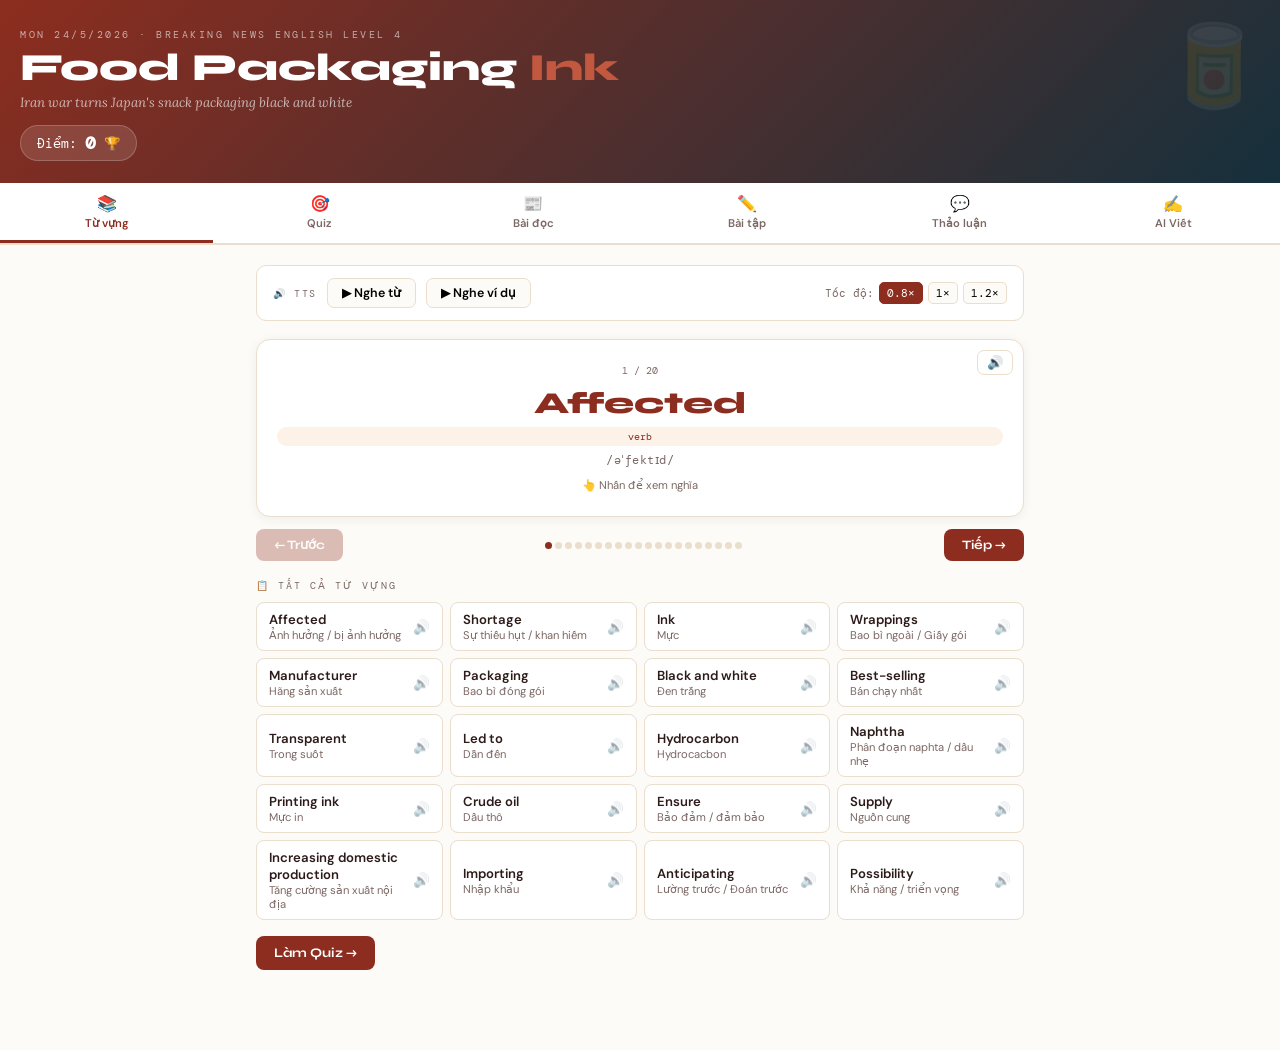
<file: lesson-7.html>
<!DOCTYPE html>
<html lang="vi">
<head>
<meta charset="UTF-8">
<meta name="viewport" content="width=device-width, initial-scale=1.0">
<title>Food Packaging Ink – English Lesson</title>
<link href="https://fonts.googleapis.com/css2?family=Syne:wght@400;700;800&family=DM+Mono:wght@400;500&family=Lora:ital,wght@0,400;0,600;1,400&family=DM+Sans:wght@300;400;500;600&display=swap" rel="stylesheet">
<link rel="stylesheet" href="common.css">
</head>
<body>

<script>
const LESSON_CONFIG = {
  tag: "Mon 24/5/2026 · Breaking News English Level 4",
  title: "Food Packaging Ink",
  titleHtml: "Food Packaging <em>Ink</em>",
  sub: "Iran war turns Japan's snack packaging black and white",
  emoji: "🥫",
  kicker: "📍 Japan · 18 May 2026",
  artHl: "Iran war turns Japan's snack packaging black and white",
  artHtml: `
    <p>The Iran war has <span class="hl" data-w="affected" data-viet="ảnh hưởng">affected</span> food makers in Japan. There is now a <span class="hl" data-w="shortage" data-viet="thiếu hụt">shortage</span> of the <span class="hl" data-w="ink" data-viet="mực">ink</span> needed to make food <span class="hl" data-w="wrappings" data-viet="bao bì bọc ngoài">wrappings</span>. One major snack <span class="hl" data-w="manufacturer" data-viet="hãng sản xuất">manufacturer</span> is changing its <span class="hl" data-w="packaging" data-viet="bao bì">packaging</span> from colour to <span class="hl" data-w="black and white" data-viet="trắng đen">black and white</span>. The company sells some of Japan's <span class="hl" data-w="best-selling" data-viet="bán chạy nhất">best-selling</span> potato chips. Some of its products will come with a message that says: "Packaged to <span class="hl" data-w="save materials" data-viet="tiết kiệm nguyên liệu">save materials</span>." Meanwhile, a Japanese ketchup maker will make parts of its wrappings <span class="hl" data-w="transparent" data-viet="trong suốt">transparent</span>.</p>
    <p>The Iran war has <span class="hl" data-w="led to" data-viet="dẫn đến">led to</span> a shortage of a <span class="hl" data-w="hydrocarbon" data-viet="hydrocacbon">hydrocarbon</span> called <span class="hl" data-w="naphtha" data-viet="dầu nhẹ naphtha">naphtha</span>. This is used to make <span class="hl" data-w="printing ink" data-viet="mực in">printing ink</span>. It is made from <span class="hl" data-w="crude oil" data-viet="dầu thô">crude oil</span>. Japan's prime minister has said Japan will have enough naphtha to last <span class="hl" data-w="beyond this year" data-viet="qua hết năm nay">beyond this year</span>. <span class="hl" data-w="Actions will be taken" data-viet="Các biện pháp sẽ được thực hiện">Actions will be taken</span> to <span class="hl" data-w="ensure" data-viet="đảm bảo">ensure</span> the <span class="hl" data-w="supply" data-viet="nguồn cung">supply</span>. These include <span class="hl" data-w="increasing domestic production" data-viet="tăng cường sản xuất nội địa">increasing domestic production</span> and <span class="hl" data-w="importing" data-viet="nhập khẩu">importing</span> more. However, the snack maker is <span class="hl" data-w="anticipating" data-viet="đoán trước / lường trước">anticipating</span> "the <span class="hl" data-w="possibility" data-viet="khả năng">possibility</span> of additional impacts arising."</p>
  `,
  aiEnabled: true,
  theme: {
    bg: "#fdfbf7",
    border: "#eadecc",
    text: "#2c1b18",
    muted: "#7c6864",
    accent: "#8d2d1f",
    accent2: "#c2583f",
    light: "#fcf2e8"
  }
};

const VOCAB = [
  {w:"Affected",pos:"verb",ipa:"/əˈfektɪd/",viet:"Ảnh hưởng / bị ảnh hưởng",def:"Had an effect on; made a difference to",ex:"The Iran war has <strong>affected</strong> food makers in Japan."},
  {w:"Shortage",pos:"noun",ipa:"/ˈʃɔːtɪdʒ/",viet:"Sự thiếu hụt / khan hiếm",def:"A state or situation in which something needed cannot be obtained in sufficient amounts",ex:"There is now a <strong>shortage</strong> of the ink needed to make food wrappings."},
  {w:"Ink",pos:"noun",ipa:"/ɪŋk/",viet:"Mực",def:"A colored liquid used for writing, drawing, or printing",ex:"There is now a shortage of the <strong>ink</strong> needed to make food wrappings."},
  {w:"Wrappings",pos:"noun",ipa:"/ˈræpɪŋz/",viet:"Bao bì ngoài / Giấy gói",def:"Paper or other material used to cover or wrap something",ex:"A Japanese ketchup maker will make parts of its <strong>wrappings</strong> transparent."},
  {w:"Manufacturer",pos:"noun",ipa:"/ˌmænjuˈfæktʃərər/",viet:"Hãng sản xuất",def:"A company that makes goods in large quantities to sell",ex:"One major snack <strong>manufacturer</strong> is changing its packaging."},
  {w:"Packaging",pos:"noun",ipa:"/ˈpækɪdʒɪŋ/",viet:"Bao bì đóng gói",def:"Materials used to wrap or protect goods that are sold in shops",ex:"One major snack manufacturer is changing its <strong>packaging</strong> from colour to black and white."},
  {w:"Black and white",pos:"phrase",ipa:"/ˌblæk ən ˈwaɪt/",viet:"Đen trắng",def:"Using only black and white colors, without other colors",ex:"One major snack manufacturer is changing its packaging from colour to <strong>black and white</strong>."},
  {w:"Best-selling",pos:"adjective",ipa:"/ˌbestˈselɪŋ/",viet:"Bán chạy nhất",def:"Selling in very large quantities",ex:"The company sells some of Japan's <strong>best-selling</strong> potato chips."},
  {w:"Transparent",pos:"adjective",ipa:"/trænsˈpærənt/",viet:"Trong suốt",def:"Allowing light to pass through so that objects behind can be distinctly seen",ex:"A Japanese ketchup maker will make parts of its wrappings <strong>transparent</strong>."},
  {w:"Led to",pos:"verb",ipa:"/led tuː/",viet:"Dẫn đến",def:"Caused something to happen",ex:"The Iran war has <strong>led to</strong> a shortage of a hydrocarbon called naphtha."},
  {w:"Hydrocarbon",pos:"noun",ipa:"/ˌhaɪdrəʊˈkɑːrbən/",viet:"Hydrocacbon",def:"A chemical compound consisting entirely of hydrogen and carbon",ex:"The Iran war has led to a shortage of a <strong>hydrocarbon</strong> called naphtha."},
  {w:"Naphtha",pos:"noun",ipa:"/ˈnæfθə/",viet:"Phân đoạn naphta / dầu nhẹ",def:"A flammable liquid hydrocarbon mixture obtained from distilling petroleum",ex:"The Iran war has led to a shortage of a hydrocarbon called <strong>naphtha</strong>."},
  {w:"Printing ink",pos:"noun",ipa:"/ˈprɪntɪŋ ɪŋk/",viet:"Mực in",def:"Ink used for printing on paper, plastic, or packaging",ex:"Naphtha is used to make <strong>printing ink</strong>."},
  {w:"Crude oil",pos:"noun",ipa:"/kruːd ɔɪl/",viet:"Dầu thô",def:"Unrefined petroleum",ex:"Naphtha is made from <strong>crude oil</strong>."},
  {w:"Ensure",pos:"verb",ipa:"/ɪnˈʃʊər/",viet:"Bảo đảm / đảm bảo",def:"To make certain that something will occur or be the case",ex:"Actions will be taken to <strong>ensure</strong> the supply."},
  {w:"Supply",pos:"noun",ipa:"/səˈplaɪ/",viet:"Nguồn cung",def:"An amount of something that is provided or available for use",ex:"Actions will be taken to ensure the <strong>supply</strong>."},
  {w:"Increasing domestic production",pos:"phrase",ipa:"/ɪnˈkriːsɪŋ  dəˈmestɪk prəˈdʌkʃən/",viet:"Tăng cường sản xuất nội địa",def:"Growing the amount of goods manufactured within the home country",ex:"These include <strong>increasing domestic production</strong> and importing more."},
  {w:"Importing",pos:"verb",ipa:"/ɪmˈpɔːrtɪŋ/",viet:"Nhập khẩu",def:"Bringing goods or services into a country from abroad for sale",ex:"These include increasing domestic production and <strong>importing</strong> more."},
  {w:"Anticipating",pos:"verb",ipa:"/ænˈtɪsɪpeɪtɪŋ/",viet:"Lường trước / Đoán trước",def:"Regarding as probable; expecting or predicting",ex:"However, the snack maker is <strong>anticipating</strong> the possibility of additional impacts arising."},
  {w:"Possibility",pos:"noun",ipa:"/ˌpɑːsəˈbɪləti/",viet:"Khả năng / triển vọng",def:"A thing that may happen or be the case",ex:"However, the snack maker is anticipating the <strong>possibility</strong> of additional impacts arising."}
];

const TF_DATA = [
  {text:"Food makers in Japan are experiencing a shortage of printing ink.",ans:"T",exp:"ĐÚNG — Các nhà sản xuất thực phẩm tại Nhật Bản đang gặp tình trạng thiếu hụt mực in."},
  {text:"A major snack company is changing its packaging to transparent.",ans:"F",exp:"SAI — Nhà sản xuất snack đổi bao bì sang trắng đen, còn nhà sản xuất tương cà mới làm một số phần bao bì trong suốt."},
  {text:"Naphtha is a type of hydrocarbon made from crude oil.",ans:"T",exp:"ĐÚNG — Naphtha là một loại hydrocarbon được sản xuất từ dầu thô."},
  {text:"Japan will run out of naphtha before the end of this year.",ans:"F",exp:"SAI — Thủ tướng Nhật Bản tuyên bố nước này có đủ lượng cung naphtha dùng qua khỏi năm nay."},
  {text:"Japan plans to import more naphtha to secure its supply.",ans:"T",exp:"ĐÚNG — Nhật Bản sẽ tăng nhập khẩu và sản xuất nội địa để đảm bảo nguồn cung."},
  {text:"The snack manufacturer is confident that there will be no more impacts.",ans:"F",exp:"SAI — Nhà sản xuất snack vẫn lường trước khả năng có các tác động tiêu cực bổ sung phát sinh."}
];

const GF = {
  bank:["affected","shortage","packaging","transparent","crude","ensure","domestic","anticipating"],
  parts:[
    "The Iran war has (1)____ food makers in Japan.",
    "There is now a (2)____ of the ink needed to make food wrappings.",
    "One major snack manufacturer is changing its (3)____ to black and white.",
    "A Japanese ketchup maker will make parts of its wrappings (4)____.",
    "Naphtha is a hydrocarbon liquid made from (5)____ oil.",
    "Actions will be taken to (6)____ the supply of naphtha.",
    "Japan will increase (7)____ production and import more.",
    "The snack maker is (8)____ the possibility of additional impacts."
  ],
  ans:["affected","shortage","packaging","transparent","crude","ensure","domestic","anticipating"]
};

const DISC_COMP = [
  {
    q:"How has the Iran war affected food makers in Japan?",
    model:"The war has affected food makers by causing a shortage of packaging ink.",
    note:"Cấu trúc 'affect someone by doing something' chỉ cách thức bị ảnh hưởng."
  },
  {
    q:"What shortage are Japanese companies experiencing?",
    model:"They are experiencing a shortage of the ink needed to make food wrappings.",
    note:"Cụm từ 'a shortage of something' = sự thiếu hụt cái gì."
  },
  {
    q:"Why is one snack manufacturer changing its packaging to black and white?",
    model:"It is changing its packaging to save oil-related materials.",
    note:"Dùng 'to + V-inf' để chỉ mục đích."
  },
  {
    q:"What message will appear on some potato chip packages?",
    model:"The packages will display the message 'Packaged to save oil-related materials.'",
    note:"Dùng động từ 'display' (hiển thị) hoặc 'come with' (đi kèm với)."
  },
  {
    q:"What change is the ketchup maker making to its wrappings?",
    model:"The ketchup maker is making parts of its wrappings transparent.",
    note:"Cấu trúc 'make something + adjective' (làm cho cái gì thế nào)."
  },
  {
    q:"What is naphtha used for?",
    model:"Naphtha is used to make printing ink.",
    note:"Cấu trúc 'be used to + V-inf' (được sử dụng để làm gì)."
  },
  {
    q:"What is naphtha made from?",
    model:"Naphtha is made from crude oil.",
    note:"Cấu trúc 'be made from' (được làm từ - làm thay đổi tính chất vật liệu thô)."
  },
  {
    q:"What did Japan’s prime minister say about the country’s supply of naphtha?",
    model:"The prime minister said that Japan will have enough naphtha to last beyond this year.",
    note:"Động từ 'last' ở đây mang nghĩa kéo dài, đủ dùng."
  },
  {
    q:"What actions will Japan take to ensure enough supply?",
    model:"Japan will increase domestic production and import more naphtha.",
    note:"Cấu trúc liệt kê song song hai hành động."
  },
  {
    q:"What concern does the snack maker still have?",
    model:"The snack maker is still anticipating the possibility of additional impacts arising.",
    note:"Từ 'arising' bổ nghĩa cho danh từ 'impacts' (các tác động phát sinh)."
  }
];

const DISC_OPEN = [
  {
    q:"How can wars in one country affect businesses in other countries?",
    model:"Personally, I think wars disrupt global supply chains and cause shortages of raw materials, leading to higher production costs.",
    note:"Dùng 'Personally, I think...' để mở đầu và phân từ 'leading to' để chỉ kết quả."
  },
  {
    q:"Do you think companies should change packaging to save materials? Why or why not?",
    model:"In my opinion, companies should simplify packaging to protect the environment and save costs, as consumers care more about the product itself.",
    note:"Mệnh đề nguyên nhân bắt đầu bằng 'as' (vì) thay cho 'because'."
  },
  {
    q:"How important is oil in everyday products besides fuel?",
    model:"I believe oil is extremely important because it is a key ingredient in making plastics, synthetic fabrics, cosmetics, and inks.",
    note:"Cụm từ 'key ingredient in making' = thành phần chính trong việc sản xuất."
  },
  {
    q:"What problems can shortages cause for companies and consumers?",
    model:"I think shortages can force companies to delay production, while consumers will face price inflation and product scarcity.",
    note:"Cấu trúc tương phản dùng 'while' để so sánh hai đối tượng."
  },
  {
    q:"How might consumers react to simpler or less colorful packaging?",
    model:"Honestly, most consumers will accept simpler packaging if they know it helps save resources and protect the environment.",
    note:"Câu điều kiện loại 1 kết hợp với trạng từ 'Honestly' để bắt đầu câu trả lời khách quan."
  }
];

const AW_PROMPTS = [
  {viet:"Chiến tranh đã ảnh hưởng đến các nhà sản xuất thực phẩm Nhật Bản bằng cách gây ra tình trạng thiếu hụt mực in.",hint:"war / affected / Japanese food makers / causing / shortage of printing ink",grammar:"S + has affected + O + by + V-ing"},
  {viet:"Nhật Bản sẽ thực hiện các biện pháp để đảm bảo nguồn cung naphtha qua khỏi năm nay.",hint:"Japan / take actions / ensure / supply of naphtha / last beyond this year",grammar:"S + will take actions + to + V-inf + to last beyond..."},
  {viet:"Nhà sản xuất snack đang lường trước khả năng xảy ra các tác động tiêu cực khác.",hint:"snack maker / anticipating / possibility / additional impacts / arising",grammar:"S + is anticipating + the possibility of + noun + V-ing"}
];

const ART_PLAIN = `The Iran war has affected food makers in Japan. There is now a shortage of the ink needed to make food wrappings. One major snack manufacturer is changing its packaging from colour to black and white. The company sells some of Japan's best-selling potato chips. Some of its products will come with a message that says: "Packaged to save materials." Meanwhile, a Japanese ketchup maker will make parts of its wrappings transparent. The Iran war has led to a shortage of a hydrocarbon called naphtha. This is used to make printing ink. It is made from crude oil. Japan's prime minister has said Japan will have enough naphtha to last beyond this year. Actions will be taken to ensure the supply. These include increasing domestic production and importing more. However, the snack maker is anticipating "the possibility of additional impacts arising."`;
</script>
<script src="common.js"></script>
</body>
</html>
</file>
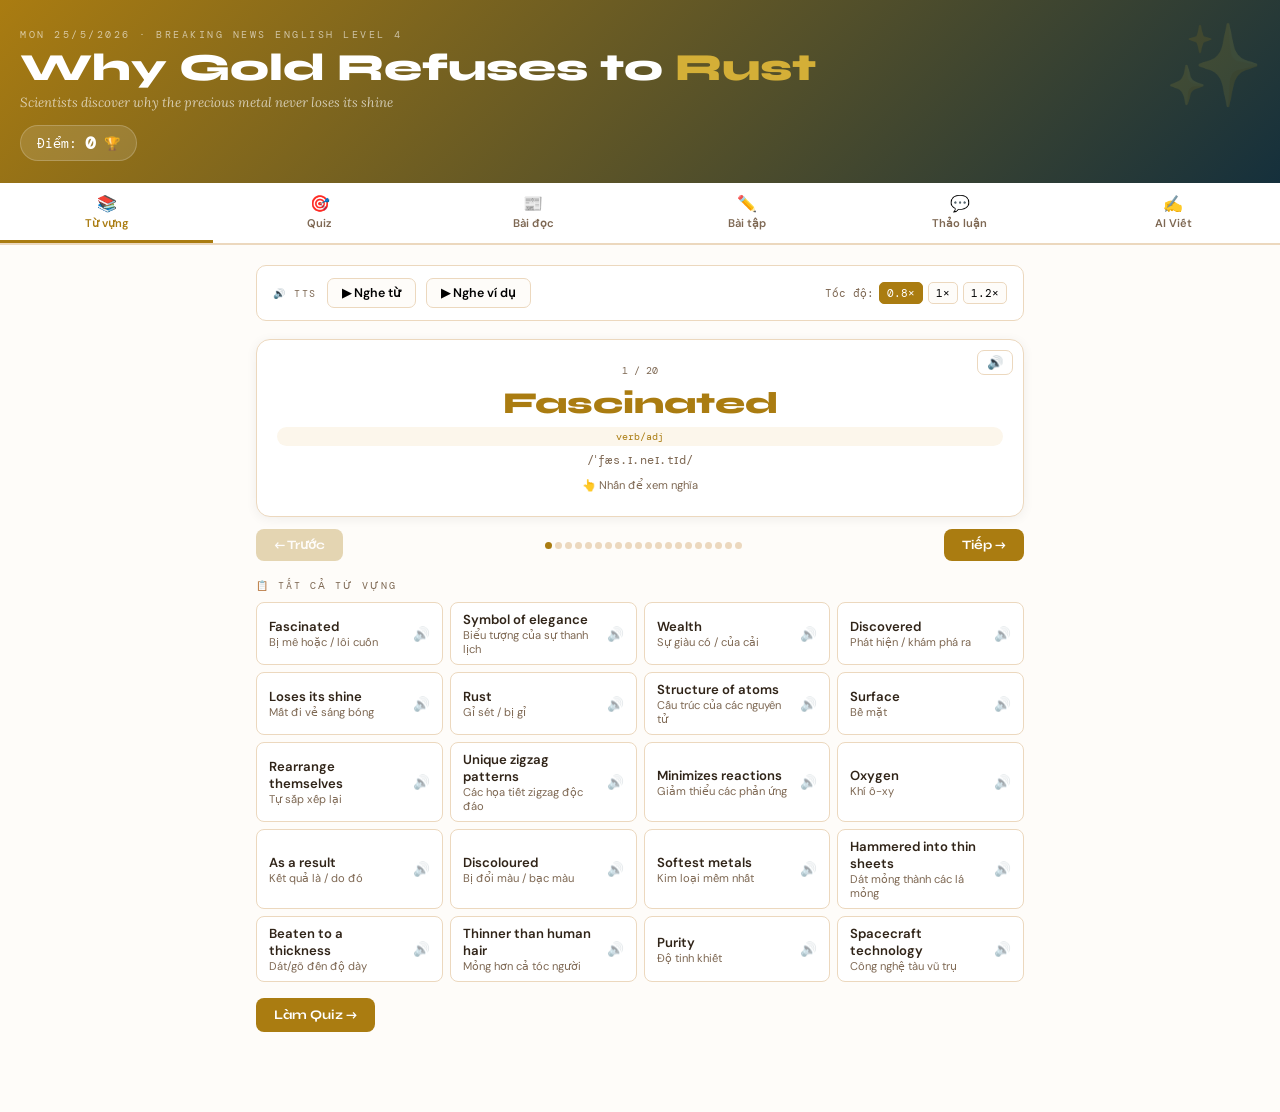
<file: lesson-8.html>
<!DOCTYPE html>
<html lang="vi">
<head>
<meta charset="UTF-8">
<meta name="viewport" content="width=device-width, initial-scale=1.0">
<title>Why Gold Refuses to Rust – English Lesson</title>
<link href="https://fonts.googleapis.com/css2?family=Syne:wght@400;700;800&family=DM+Mono:wght@400;500&family=Lora:ital,wght@0,400;0,600;1,400&family=DM+Sans:wght@300;400;500;600&display=swap" rel="stylesheet">
<link rel="stylesheet" href="common.css">
</head>
<body>

<script>
const LESSON_CONFIG = {
  tag: "Mon 25/5/2026 · Breaking News English Level 4",
  title: "Why Gold Refuses to Rust",
  titleHtml: "Why Gold Refuses to <em>Rust</em>",
  sub: "Scientists discover why the precious metal never loses its shine",
  emoji: "✨",
  kicker: "📍 Science · 25 May 2026",
  artHl: "Scientists discover why gold doesn't 'rust'",
  artHtml: `
    <p>Gold has <span class="hl" data-w="Fascinated" data-viet="bị mê hoặc / lôi cuốn">fascinated</span> us for thousands of years. It is a <span class="hl" data-w="Symbol of elegance" data-viet="biểu tượng của sự thanh lịch">symbol of elegance</span> and <span class="hl" data-w="Wealth" data-viet="sự giàu có / của cải">wealth</span>. Scientists have <span class="hl" data-w="Discovered" data-viet="phát hiện / khám phá ra">discovered</span> why it never <span class="hl" data-w="Loses its shine" data-viet="mất đi vẻ sáng bóng">loses its shine</span>. Researchers found that gold does not <span class="hl" data-w="Rust" data-viet="gỉ sét / bị gỉ">rust</span> or change colour because of the <span class="hl" data-w="Structure of atoms" data-viet="cấu trúc của các nguyên tử">structure of atoms</span> on its <span class="hl" data-w="Surface" data-viet="bề mặt">surface</span>. The atoms <span class="hl" data-w="Rearrange themselves" data-viet="tự sắp xếp lại">rearrange themselves</span> into <span class="hl" data-w="Unique zigzag patterns" data-viet="các họa tiết zigzag độc đáo">unique zigzag patterns</span>. This <span class="hl" data-w="Minimizes reactions" data-viet="giảm thiểu các phản ứng">minimizes reactions</span> with <span class="hl" data-w="Oxygen" data-viet="khí ô-xy">oxygen</span>. <span class="hl" data-w="As a result" data-viet="kết quả là / do đó">As a result</span>, the metal does not become <span class="hl" data-w="Discoloured" data-viet="bị đổi màu / bạc màu">discoloured</span>, even after thousands of years.</p>
    <p>Gold is one of the <span class="hl" data-w="Softest metals" data-viet="kim loại mềm nhất">softest metals</span>. It can easily be <span class="hl" data-w="Hammered into thin sheets" data-viet="dát mỏng thành các lá mỏng">hammered into thin sheets</span>. Gold can be <span class="hl" data-w="Beaten to a thickness" data-viet="dát/gõ đến độ dày">beaten to a thickness</span> of 0.1 micrometres. This is one hundred times <span class="hl" data-w="Thinner than human hair" data-viet="mỏng hơn cả tóc người">thinner than human hair</span>. Its <span class="hl" data-w="Purity" data-viet="độ tinh khiết">purity</span> is why people have used it for jewellery and currency for more than 5,000 years. It is also used in electronics, dentistry, <span class="hl" data-w="Spacecraft technology" data-viet="công nghệ tàu vũ trụ">spacecraft technology</span>, and medicine. Researchers say gold will remain a key part of many industrial processes.</p>
  `,
  aiEnabled: true,
  theme: {
    bg: "#fefcf9",
    border: "#ecd8be",
    text: "#302418",
    muted: "#7e6853",
    accent: "#aa7c11",
    accent2: "#d4af37",
    light: "#fcf6eb"
  }
};

const VOCAB = [
  {w:"Fascinated",pos:"verb/adj",ipa:"/ˈfæs.ɪ.neɪ.tɪd/",viet:"Bị mê hoặc / lôi cuốn",def:"Extremely interested in or attracted by something",ex:"Gold has <strong>fascinated</strong> us for thousands of years."},
  {w:"Symbol of elegance",pos:"phrase",ipa:"/ˈsɪm.bəl əv ˈel.ɪ.ɡəns/",viet:"Biểu tượng của sự thanh lịch",def:"A representation of graceful and stylish quality",ex:"It is a <strong>symbol of elegance</strong> and wealth."},
  {w:"Wealth",pos:"noun",ipa:"/welθ/",viet:"Sự giàu có / của cải",def:"An abundance of valuable possessions or money",ex:"It is a symbol of elegance and <strong>wealth</strong>."},
  {w:"Discovered",pos:"verb",ipa:"/dɪˈskʌv.ərd/",viet:"Phát hiện / khám phá ra",def:"Found or learned something that was not known before",ex:"Scientists have <strong>discovered</strong> why it never loses its shine."},
  {w:"Loses its shine",pos:"phrase",ipa:"/ˈluː.zɪz ɪts ʃaɪn/",viet:"Mất đi vẻ sáng bóng",def:"Becomes dull or no longer reflects light brightly",ex:"Scientists have discovered why it never <strong>loses its shine</strong>."},
  {w:"Rust",pos:"verb/noun",ipa:"/rʌst/",viet:"Gỉ sét / bị gỉ",def:"To undergo oxidation, forming a reddish-brown coating on iron or other metals",ex:"Researchers found that gold does not <strong>rust</strong> or change colour."},
  {w:"Structure of atoms",pos:"phrase",ipa:"/ˈstrʌk.tʃər əv ˈæt.əmz/",viet:"Cấu trúc của các nguyên tử",def:"The arrangement of the basic chemical particles in a material",ex:"because of the <strong>structure of atoms</strong> on its surface."},
  {w:"Surface",pos:"noun",ipa:"/ˈsɜː.fɪs/",viet:"Bề mặt",def:"The outside layer or uppermost boundary of something",ex:"because of the structure of atoms on its <strong>surface</strong>."},
  {w:"Rearrange themselves",pos:"phrase",ipa:"/ˌriː.əˈreɪndʒ ðəmˈselvz/",viet:"Tự sắp xếp lại",def:"Change position or order to form a new layout",ex:"The atoms <strong>rearrange themselves</strong> into unique zigzag patterns."},
  {w:"Unique zigzag patterns",pos:"phrase",ipa:"/juːˈniːk ˈzɪɡ.zæɡ ˈpæt.ənz/",viet:"Các họa tiết zigzag độc đáo",def:"Special designs containing sharp turns from side to side",ex:"The atoms rearrange themselves into <strong>unique zigzag patterns</strong>."},
  {w:"Minimizes reactions",pos:"phrase",ipa:"/ˈmɪn.ɪ.maɪ.zɪz riˈæk.ʃənz/",viet:"Giảm thiểu các phản ứng",def:"Reduces chemical actions to the lowest possible level",ex:"This <strong>minimizes reactions</strong> with oxygen."},
  {w:"Oxygen",pos:"noun",ipa:"/ˈɒk.sɪ.dʒən/",viet:"Khí ô-xy",def:"A gas in the air that makes up 21% of the atmosphere and reacts with metals",ex:"This minimizes reactions with <strong>oxygen</strong>."},
  {w:"As a result",pos:"phrase",ipa:"/æz ə rɪˈzʌlt/",viet:"Kết quả là / do đó",def:"Consequently; because of something that happened earlier",ex:"<strong>As a result</strong>, the metal does not become discoloured."},
  {w:"Discoloured",pos:"adjective",ipa:"/dɪsˈkʌl.əd/",viet:"Bị đổi màu / bạc màu",def:"Changed in colour in an unpleasant or damaged way",ex:"As a result, the metal does not become <strong>discoloured</strong>."},
  {w:"Softest metals",pos:"phrase",ipa:"/ˈsɒf.tɪst ˈmet.əlz/",viet:"Kim loại mềm nhất",def:"Metallic elements that are very easy to bend or press",ex:"Gold is one of the <strong>softest metals</strong>."},
  {w:"Hammered into thin sheets",pos:"phrase",ipa:"/ˈhæm.əd ˈɪn.tuː θɪn ʃiːts/",viet:"Dát mỏng thành các lá mỏng",def:"Flattened into very thin layers using a hammer",ex:"It can easily be <strong>hammered into thin sheets</strong>."},
  {w:"Beaten to a thickness",pos:"phrase",ipa:"/ˈbiː.tən tuː ə ˈθɪk.nəs/",viet:"Dát/gõ đến độ dày",def:"Pressed or flattened until it reaches a specific depth",ex:"Gold can be <strong>beaten to a thickness</strong> of 0.1 micrometres."},
  {w:"Thinner than human hair",pos:"phrase",ipa:"/ˈθɪn.ər ðæn ˈhjuː.mən heər/",viet:"Mỏng hơn cả tóc người",def:"Having a depth less than a strand of hair",ex:"This is one hundred times <strong>thinner than human hair</strong>."},
  {w:"Purity",pos:"noun",ipa:"/ˈpjʊə.rə.ti/",viet:"Độ tinh khiết",def:"The state of being pure and free from other substances",ex:"Its <strong>purity</strong> is why people have used it for jewellery and currency."},
  {w:"Spacecraft technology",pos:"phrase",ipa:"/ˈspeɪs.krɑːft tekˈnɒl.ə.dʒi/",viet:"Công nghệ tàu vũ trụ",def:"Systems and engineering used to build vehicles for space exploration",ex:"It is also used in electronics, dentistry, <strong>spacecraft technology</strong>, and medicine."}
];

const TF_DATA = [
  {text:"Gold loses its shine after a few hundred years.",ans:"F",exp:"SAI — Vàng không bao giờ mất đi vẻ sáng bóng của nó, ngay cả sau hàng ngàn năm."},
  {text:"Zigzag atomic patterns on gold's surface minimize reactions with oxygen.",ans:"T",exp:"ĐÚNG — Các nguyên tử trên bề mặt vàng tự sắp xếp lại thành các họa tiết hình zigzag độc đáo giúp giảm thiểu phản ứng với oxy."},
  {text:"Gold is considered one of the hardest metals.",ans:"F",exp:"SAI — Bài viết nêu rõ vàng là một trong những kim loại mềm nhất."},
  {text:"Gold can be beaten to a thickness that is 100 times thinner than human hair.",ans:"T",exp:"ĐÚNG — Vàng có thể được dát đến độ dày 0,1 micromet, mỏng hơn tóc người 100 lần."},
  {text:"Humans have used gold as currency and jewellery for about 1,000 years.",ans:"F",exp:"SAI — Con người đã dùng vàng làm trang sức và tiền tệ trong hơn 5.000 năm."},
  {text:"Spacecraft technology and medicine are some modern industries that use gold today.",ans:"T",exp:"ĐÚNG — Vàng được sử dụng trong điện tử, nha khoa, công nghệ tàu vũ trụ và y học."}
];

const GF = {
  bank:["fascinated","atoms","rearrange","oxygen","softest","sheets","currency","industrial"],
  parts:[
    "Gold has (1)____ us for thousands of years.",
    "Gold does not rust because of the structure of (2)____ on its surface.",
    "The atoms (3)____ themselves into unique zigzag patterns.",
    "Zigzag patterns on gold's surface minimize reactions with (4)____.",
    "Gold is one of the (5)____ metals known to humans.",
    "It can easily be hammered into thin (6)____.",
    "People have used gold for jewellery and (7)____ for 5,000 years.",
    "Gold will remain a key part of many (8)____ processes."
  ],
  ans:["fascinated","atoms","rearrange","oxygen","softest","sheets","currency","industrial"]
};

const DISC_COMP = [
  {
    q:"Why has gold fascinated people for thousands of years?",
    model:"Gold has fascinated people because it is a symbol of elegance and wealth, and it never loses its shine.",
    note:"Cụm từ 'symbol of elegance and wealth' nghĩa là biểu tượng của sự thanh lịch và giàu có."
  },
  {
    q:"Why does gold not rust or change colour?",
    model:"Gold does not rust or change colour because of the structure of atoms on its surface.",
    note:"Mệnh đề nguyên nhân dùng 'because of + danh từ/cụm danh từ'."
  },
  {
    q:"What happens to the atoms on gold’s surface?",
    model:"The atoms rearrange themselves into unique zigzag patterns.",
    note:"Cụm động từ phản thân 'rearrange themselves' nghĩa là tự sắp xếp lại."
  },
  {
    q:"How do the zigzag patterns help protect gold?",
    model:"The zigzag patterns help protect gold by minimizing reactions with oxygen.",
    note:"Cấu trúc 'help protect someone/something (by doing something)' giúp bảo vệ ai/cái gì (bằng cách làm gì)."
  },
  {
    q:"What happens to most metals when they react with oxygen?",
    model:"Most metals become discoloured or rusted when they react with oxygen.",
    note:"Liên từ 'when' dùng để nối hai mệnh đề chỉ thời gian."
  },
  {
    q:"Why is gold considered one of the softest metals?",
    model:"It is considered one of the softest metals because it can easily be hammered into thin sheets.",
    note:"Cấu trúc bị động 'be considered + N/Adj' (được coi là...) và trạng từ 'easily' đứng trước động từ."
  },
  {
    q:"How thin can gold be hammered?",
    model:"Gold can be beaten or hammered to a thickness of 0.1 micrometres.",
    note:"Giới từ 'to' chỉ mức độ/giới hạn ('đến độ dày...')."
  },
  {
    q:"How does the thickness of gold compare to human hair?",
    model:"Gold can be beaten to a thickness that is one hundred times thinner than human hair.",
    note:"Cấu trúc so sánh gấp nhiều lần: 'X times + so sánh hơn'."
  },
  {
    q:"Why have people used gold for jewellery and currency for so long?",
    model:"People have used it for jewellery and currency for over 5,000 years because of its purity.",
    note:"Hiện tại hoàn thành 'have used' dùng kèm với khoảng thời gian 'for more than/over 5,000 years'."
  },
  {
    q:"What modern industries use gold today?",
    model:"Today, gold is used in electronics, dentistry, spacecraft technology, and medicine.",
    note:"Trạng từ chỉ thời gian 'Today' đứng đầu câu để nhấn mạnh tính thời điểm hiện tại."
  }
];

const DISC_OPEN = [
  {
    q:"Why do you think gold has been valuable throughout history?",
    model:"In my opinion, gold has been valuable because of its rarity, beautiful shine, and resistance to rust.",
    note:"Dùng 'In my opinion...' để đưa ra quan điểm cá nhân một cách tự nhiên."
  },
  {
    q:"Would you rather invest in gold or another valuable material? Why?",
    model:"Personally, I would rather invest in gold because it is a stable asset that holds its value during economic crises.",
    note:"Cấu trúc 'would rather + V-inf' dùng để diễn tả sự ưu tiên/thích cái gì hơn."
  },
  {
    q:"Why is appearance important for valuable metals like gold?",
    model:"I believe appearance is important because shiny metals are associated with luxury, status, and beauty.",
    note:"Cụm từ 'be associated with' nghĩa là được liên kết/gắn liền với."
  },
  {
    q:"How do scientists help us better understand materials like gold?",
    model:"Scientists help us understand materials by researching their atomic structures and finding new industrial uses.",
    note:"Cấu trúc 'by + V-ing' chỉ phương thức thực hiện hành động."
  },
  {
    q:"What are some advantages of using gold in technology and medicine?",
    model:"I think the main advantages are that gold is a great conductor of electricity and does not react with the human body.",
    note:"Cụm từ 'a great conductor of electricity' nghĩa là chất dẫn điện tuyệt vời."
  },
  {
    q:"Do you think gold will always be valuable in the future? Why or why not?",
    model:"Honestly, I think gold will always be valuable because it is scarce and has unique physical properties.",
    note:"Dùng 'Honestly...' để bắt đầu câu trả lời một cách thành thật."
  },
  {
    q:"Why do people often associate gold with wealth and success?",
    model:"In my view, people associate gold with success because it has historically been used by royalty and wealthy elites.",
    note:"Cấu trúc 'associate A with B' nghĩa là liên tưởng/gắn kết A với B."
  },
  {
    q:"What are some other metals that are important in daily life?",
    model:"I believe iron and copper are also very important because they are used to build infrastructure and electrical wiring.",
    note:"Danh từ 'infrastructure' (cơ sở hạ tầng) và cụm 'electrical wiring' (hệ thống dây điện)."
  },
  {
    q:"Should countries spend money exploring for more gold resources?",
    model:"I don't think they should spend too much money, as resources should be focused on sustainable energy and technology.",
    note:"Liên từ 'as' có nghĩa là 'bởi vì', giúp câu văn nghe tự nhiên hơn."
  },
  {
    q:"How might technology change the way gold is used in the future?",
    model:"I imagine that technology will allow us to use gold in advanced microchips and space exploration systems.",
    note:"Cụm từ 'allow someone to do something' (cho phép ai làm gì)."
  }
];

const AW_PROMPTS = [
  {viet:"Các nhà khoa học đã phát hiện ra lý do tại sao vàng không bao giờ mất đi vẻ sáng bóng của nó.",hint:"scientists / discovered / why / gold / never / loses its shine",grammar:"S + has/have + V-ed/3 + why + S + verb (present simple)"},
  {viet:"Vàng có thể dễ dàng được dát mỏng thành các lá mỏng và mỏng hơn tóc người một trăm lần.",hint:"gold / easily be hammered / thin sheets / one hundred times thinner / human hair",grammar:"S + can + easily be + V-ed/3 + into... + and + comparison (times thinner than...)"},
  {viet:"Các nhà nghiên cứu nói rằng vàng sẽ vẫn là một phần quan trọng của nhiều quy trình công nghiệp.",hint:"researchers / say / gold / remain / key part / many industrial processes",grammar:"S (plural) + say + (that) + S + will remain + a key part of..."}
];

const ART_PLAIN = `Gold has fascinated us for thousands of years. It is a symbol of elegance and wealth. Scientists have discovered why it never loses its shine. Researchers found that gold does not rust or change colour because of the structure of atoms on its surface. The atoms rearrange themselves into unique zigzag patterns. This minimizes reactions with oxygen. As a result, the metal does not become discoloured, even after thousands of years. Gold is one of the softest metals. It can easily be hammered into thin sheets. Gold can be beaten to a thickness of 0.1 micrometres. This is one hundred times thinner than human hair. Its purity is why people have used it for jewellery and currency for more than 5,000 years. It is also used in electronics, dentistry, spacecraft technology, and medicine. Researchers say gold will remain a key part of many industrial processes.`;
</script>
<script src="common.js"></script>
</body>
</html>
</file>
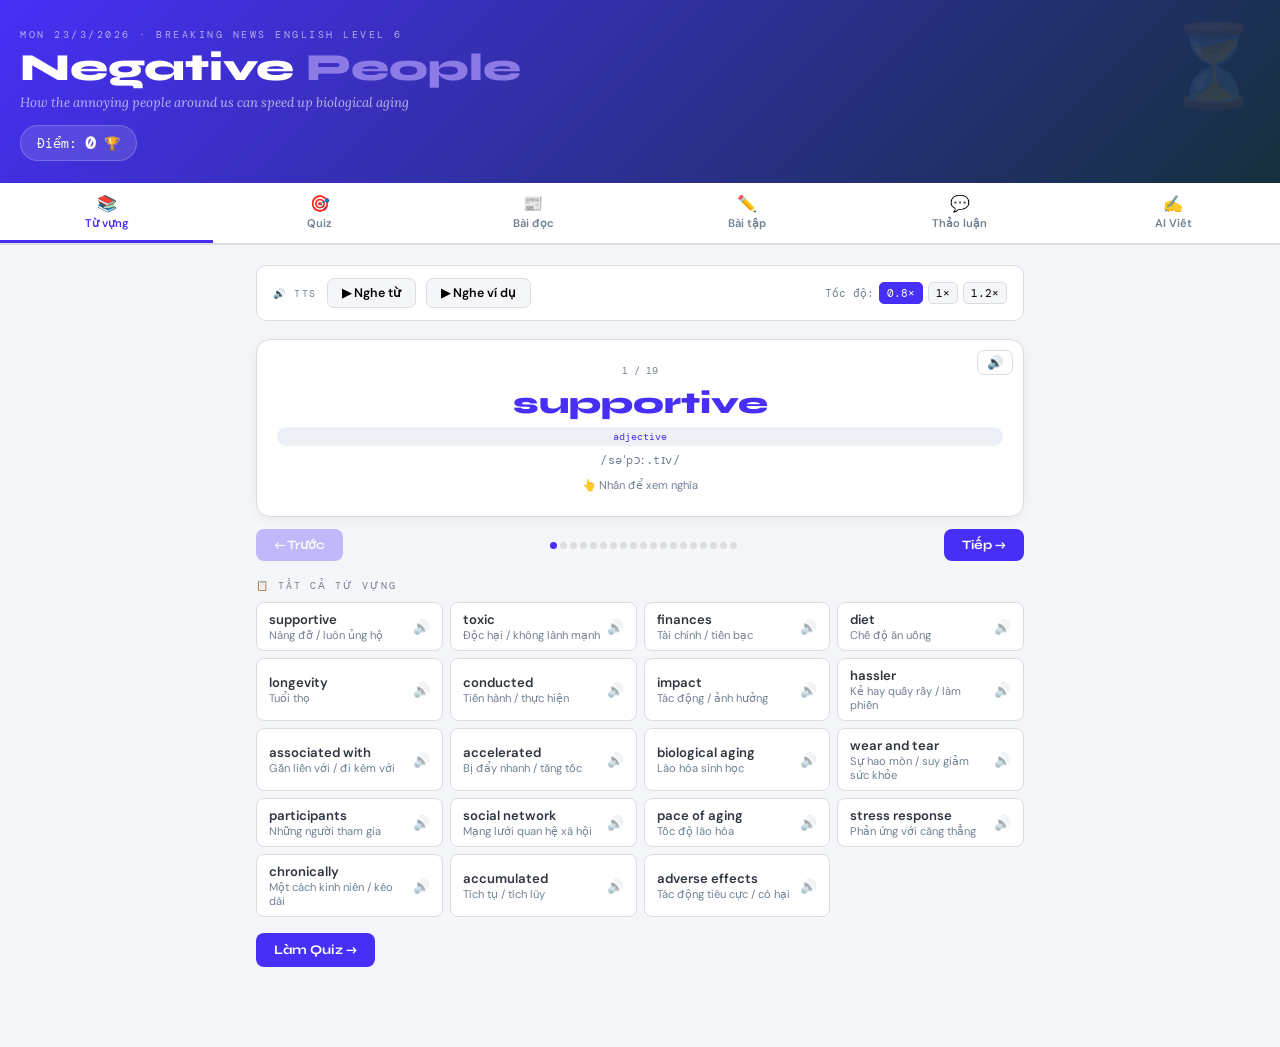
<file: lesson-9.html>
<!DOCTYPE html>
<html lang="vi">
<head>
<meta charset="UTF-8">
<meta name="viewport" content="width=device-width, initial-scale=1.0">
<title>Negative People – English Lesson</title>
<link href="https://fonts.googleapis.com/css2?family=Syne:wght@400;700;800&family=DM+Mono:wght@400;500&family=Lora:ital,wght@0,400;0,600;1,400&family=DM+Sans:wght@300;400;500;600&display=swap" rel="stylesheet">
<link rel="stylesheet" href="common.css">
</head>
<body>

<script>
const LESSON_CONFIG = {
  tag: "Mon 23/3/2026 · Breaking News English Level 6",
  title: "Negative People",
  titleHtml: "Negative <em>People</em>",
  sub: "How the annoying people around us can speed up biological aging",
  emoji: "⏳",
  kicker: "📍 Health · 23 March 2026",
  artHl: "Negative people might make us age more quickly",
  artHtml: `
    <p>From <span class="hl" data-w="supportive" data-viet="nâng đỡ / luôn ủng hộ">supportive</span> friendships to <span class="hl" data-w="toxic" data-viet="độc hại">toxic</span> colleagues, our relationships can shape our stress levels more than our jobs, <span class="hl" data-w="finances" data-viet="tài chính / tiền bạc">finances</span>, or even our <span class="hl" data-w="diet" data-viet="chế độ ăn uống">diet</span> and health habits. A new study suggests that who we surround ourselves with can negatively affect our <span class="hl" data-w="longevity" data-viet="tuổi thọ">longevity</span>. Scientists at Indiana University in the USA <span class="hl" data-w="conducted" data-viet="tiến hành / thực hiện">conducted</span> a study on how the people around us can <span class="hl" data-w="impact" data-viet="tác động / ảnh hưởng">impact</span> the stress in our lives. The researchers focused on the effect people called "hasslers" had on us. A <span class="hl" data-w="hassler" data-viet="kẻ hay quấy rầy / làm phiền">hassler</span> is an annoying individual who regularly hassles us. Lead researcher Professor Brea Perry said, "having more hasslers is <span class="hl" data-w="associated with" data-viet="gắn liền với / đi kèm với">associated with</span> <span class="hl" data-w="accelerated" data-viet="bị đẩy nhanh / tăng tốc">accelerated</span> <span class="hl" data-w="biological aging" data-viet="lão hóa sinh học">biological aging</span>...and how much <span class="hl" data-w="wear and tear" data-viet="sự hao mòn / suy giảm sức khỏe">wear and tear</span> [people] have on their body".</p>
    <p>The study is published in the journal PNAS. Researchers questioned <span class="hl" data-w="participants" data-viet="những người tham gia">participants</span> about the difficult relationships in their lives to identify hasslers. Dr Perry found around one third of the participants had at least one hassler in their <span class="hl" data-w="social network" data-viet="mạng lưới quan hệ xã hội">social network</span>. She said about 10 per cent had at least two hasslers. She suggested that each additional hassler was associated with a 1.5 per cent faster <span class="hl" data-w="pace of aging" data-viet="tốc độ lão hóa">pace of aging</span>. Perry added: "It can actually take days for that <span class="hl" data-w="stress response" data-viet="phản ứng với căng thẳng">stress response</span> to drop and for your body to go back to normal." She highlighted the <span class="hl" data-w="adverse effects" data-viet="tác động tiêu cực / có hại">adverse effects</span> of <span class="hl" data-w="accumulated" data-viet="tích tụ / tích lũy">accumulated</span> stress from hasslers, saying: "When you experience that <span class="hl" data-w="chronically" data-viet="một cách kinh niên / kéo dài">chronically</span>, over and over again, it has this long-term effect on the body."</p>
  `,
  aiEnabled: true,
  theme: {
    bg: "#f5f6fa",
    border: "#dcdde1",
    text: "#2f3640",
    muted: "#718093",
    accent: "#482ff7",
    accent2: "#8c7ae6",
    light: "#edf0f5"
  }
};

const VOCAB = [
  {w:"supportive",pos:"adjective",ipa:"/səˈpɔː.tɪv/",viet:"Nâng đỡ / luôn ủng hộ",def:"Providing encouragement or emotional help",ex:"From <strong>supportive</strong> friendships to toxic colleagues..."},
  {w:"toxic",pos:"adjective",ipa:"/ˈtɒk.sɪk/",viet:"Độc hại / không lành mạnh",def:"Very harmful, unpleasant, or destructive to someone's well-being",ex:"From supportive friendships to <strong>toxic</strong> colleagues..."},
  {w:"finances",pos:"noun (plural)",ipa:"/ˈfaɪ.næns.ɪz/",viet:"Tài chính / tiền bạc",def:"The monetary resources or money matters of a person or group",ex:"...our relationships can shape our stress levels more than our jobs, <strong>finances</strong>..."},
  {w:"diet",pos:"noun",ipa:"/ˈdaɪ.ət/",viet:"Chế độ ăn uống",def:"The kinds of food that a person habitually eats",ex:"...or even our <strong>diet</strong> and health habits."},
  {w:"longevity",pos:"noun",ipa:"/lɒnˈdʒev.ə.ti/",viet:"Tuổi thọ",def:"Long life; the length of time that a person lives",ex:"A new study suggests that who we surround ourselves with can negatively affect our <strong>longevity</strong>."},
  {w:"conducted",pos:"verb",ipa:"/kənˈdʌk.tɪd/",viet:"Tiến hành / thực hiện",def:"Organized and carried out a study, activity, or experiment",ex:"Scientists at Indiana University in the USA <strong>conducted</strong> a study..."},
  {w:"impact",pos:"verb/noun",ipa:"/ˈɪm.pækt/",viet:"Tác động / ảnh hưởng",def:"Have a strong effect on someone or something",ex:"...how the people around us can <strong>impact</strong> the stress in our lives."},
  {w:"hassler",pos:"noun",ipa:"/ˈhæs.lər/",viet:"Kẻ hay quấy rầy / làm phiền",def:"An annoying individual who regularly bothers or pester others",ex:"A <strong>hassler</strong> is an annoying individual who regularly hassles us."},
  {w:"associated with",pos:"phrase",ipa:"/əˈsəʊ.si.eɪ.tɪd wɪð/",viet:"Gắn liền với / đi kèm với",def:"Connected or linked with something else",ex:"...having more hasslers is <strong>associated with</strong> accelerated biological aging..."},
  {w:"accelerated",pos:"adjective/verb",ipa:"/əkˈsel.ə.reɪ.tɪd/",viet:"Bị đẩy nhanh / tăng tốc",def:"Happening or developing faster than normal",ex:"...having more hasslers is associated with <strong>accelerated</strong> biological aging..."},
  {w:"biological aging",pos:"phrase",ipa:"/ˌbaɪ.əˈlɒdʒ.ɪ.kəl ˈeɪ.dʒɪŋ/",viet:"Lão hóa sinh học",def:"The gradual deterioration of cells and physiological functions over time",ex:"...having more hasslers is associated with accelerated <strong>biological aging</strong>..."},
  {w:"wear and tear",pos:"phrase",ipa:"/weər ænd teər/",viet:"Sự hao mòn / suy giảm sức khỏe",def:"The damage that happens to the body over a period of normal use or stress",ex:"...and how much <strong>wear and tear</strong> [people] have on their body."},
  {w:"participants",pos:"noun (plural)",ipa:"/pɑːˈtɪs.ɪ.pənts/",viet:"Những người tham gia",def:"People who take part in a study, activity, or event",ex:"Researchers questioned <strong>participants</strong> about the difficult relationships..."},
  {w:"social network",pos:"phrase",ipa:"/ˌsəʊ.ʃəl ˈnet.wɜːk/",viet:"Mạng lưới quan hệ xã hội",def:"The web of social relationships surrounding an individual",ex:"...had at least one hassler in their <strong>social network</strong>."},
  {w:"pace of aging",pos:"phrase",ipa:"/peɪs əv ˈeɪ.dʒɪŋ/",viet:"Tốc độ lão hóa",def:"The speed at which an organism ages biologically",ex:"...each additional hassler was associated with a 1.5 per cent faster <strong>pace of aging</strong>."},
  {w:"stress response",pos:"phrase",ipa:"/stres rɪˈspɒns/",viet:"Phản ứng với căng thẳng",def:"The physiological changes that occur in the body when it faces a threat or stressor",ex:"It can actually take days for that <strong>stress response</strong> to drop..."},
  {w:"chronically",pos:"adverb",ipa:"/ˈkrɒn.ɪ.kəl.i/",viet:"Một cách kinh niên / kéo dài",def:"In a persistent, long-lasting, or recurring way",ex:"When you experience that <strong>chronically</strong>, over and over again..."},
  {w:"accumulated",pos:"adjective/verb",ipa:"/əˈkjuː.mjə.leɪ.tɪd/",viet:"Tích tụ / tích lũy",def:"Gathered or built up gradually over time",ex:"She highlighted the adverse effects of <strong>accumulated</strong> stress from hasslers..."},
  {w:"adverse effects",pos:"phrase",ipa:"/ˈæd.vɜːs ɪˈfekts/",viet:"Tác động tiêu cực / có hại",def:"Harmful or unfavorable outcomes or results",ex:"She highlighted the <strong>adverse effects</strong> of accumulated stress from hasslers..."}
];

const TF_DATA = [
  {text:"Our jobs affect our stress levels more than supportive or toxic relationships.",ans:"F",exp:"SAI — Bài viết nói rằng các mối quan hệ có thể định hình mức độ căng thẳng của chúng ta nhiều hơn cả công việc và tài chính."},
  {text:"A hassler is defined as an annoying person who regularly bothers us.",ans:"T",exp:"ĐÚNG — Định nghĩa trong bài: 'A hassler is an annoying individual who regularly hassles us.'"},
  {text:"The researchers found that having more hasslers slows down the aging process.",ans:"F",exp:"SAI — Bài viết chỉ ra rằng việc có nhiều hasslers liên quan đến sự lão hóa sinh học nhanh hơn."},
  {text:"About 33% of the study's participants had at least one hassler in their lives.",ans:"T",exp:"ĐÚNG — Khoảng 1/3 (khoảng 33%) người tham gia có ít nhất một 'hassler' trong mạng lưới xã hội của họ."},
  {text:"Each additional hassler was linked to a 15 per cent faster aging pace.",ans:"F",exp:"SAI — Mỗi hassler tăng thêm chỉ liên quan đến tốc độ lão hóa nhanh hơn 1.5% (chứ không phải 15%)."},
  {text:"It can take days for a person's stress response to return to normal after being hassled.",ans:"T",exp:"ĐÚNG — Tiến sĩ Brea Perry cho biết cơ thể có thể mất vài ngày để phản ứng căng thẳng giảm xuống và quay lại bình thường."}
];

const GF = {
  bank:["stress","longevity","University","hassler","accelerated","one","faster","long-term"],
  parts:[
    "Our relationships can shape our (1)____ levels more than jobs or money.",
    "A new study suggests that the people around us can affect our (2)____.",
    "The study was conducted by scientists at Indiana (3)____.",
    "A (4)____ is an annoying person who regularly bothers us.",
    "Having more hasslers is associated with (5)____ biological aging.",
    "Dr. Perry found that one third of participants had at least (6)____ hassler.",
    "Each additional hassler was linked to a (7)____ pace of aging.",
    "Chronic stress has a (8)____ effect on the body."
  ],
  ans:["stress","longevity","University","hassler","accelerated","one","faster","long-term"]
};

const DISC_COMP = [
  {
    q:"According to the article, what can affect our stress more than jobs and money?",
    model:"According to the article, our relationships can shape our stress levels more than our jobs and money.",
    note:"Cấu trúc 'According to...' (Theo như...) được dùng để trích dẫn thông tin từ một nguồn nào đó."
  },
  {
    q:"What did the new study suggest about the people around us?",
    model:"The new study suggests that who we surround ourselves with can negatively affect our longevity.",
    note:"Mệnh đề danh từ 'who we surround ourselves with' (người mà chúng ta ở bên cạnh) đóng vai trò làm chủ ngữ."
  },
  {
    q:"Who did the researchers focus on in the study?",
    model:"The researchers focused on the effect that people called 'hasslers' had on us.",
    note:"Cụm động từ 'focus on someone/something' nghĩa là tập trung vào ai/cái gì."
  },
  {
    q:"What is a “hassler”?",
    model:"A 'hassler' is defined as an annoying individual who regularly hassles us.",
    note:"Mệnh đề quan hệ 'who regularly hassles us' bổ nghĩa cho danh từ 'individual'."
  },
  {
    q:"What did the researcher say was associated with accelerated biological aging?",
    model:"The researcher said that having more hasslers is associated with accelerated biological aging.",
    note:"Cấu trúc bị động 'be associated with' nghĩa là được liên kết với hoặc gắn liền với."
  },
  {
    q:"What does the phrase “wear and tear on the body” mean in the article?",
    model:"In the article, 'wear and tear on the body' means the physical damage and deterioration that stress causes to the body over time.",
    note:"Thành ngữ 'wear and tear' thường dùng để chỉ sự hao mòn tự nhiên do sử dụng hoặc chịu áp lực."
  },
  {
    q:"How many participants knew at least one hassler?",
    model:"Dr. Perry found that around one third of the participants had at least one hassler in their lives.",
    note:"Phân số 'one third' (một phần ba) đi kèm giới từ 'of' và danh từ số nhiều."
  },
  {
    q:"What percentage of people had at least two hasslers?",
    model:"About 10 per cent of the participants had at least two hasslers.",
    note:"Cụm từ 'at least' nghĩa là ít nhất, đứng trước một con số."
  },
  {
    q:"What happened to the pace of aging with each additional hassler?",
    model:"With each additional hassler, the pace of aging increased by 1.5 per cent.",
    note:"Cấu trúc 'with each + danh từ số ít' diễn tả sự thay đổi đồng hành ('với mỗi...')."
  },
  {
    q:"Why can accumulated stress be harmful to the body over time?",
    model:"Accumulated stress can be harmful because it takes days for the stress response to drop, causing long-term negative effects on the body when experienced chronically.",
    note:"Cấu trúc 'It takes + thời gian + for someone/something to do something' (Mất bao lâu để...). Ở đây là 'takes days for that stress response to drop'."
  }
];

const DISC_OPEN = [
  {
    q:"Do you think the people around us strongly affect our health? Why or why not?",
    model:"Yes, I believe the people around us strongly affect our health because their energy, mood, and behaviors can influence our stress levels and lifestyle choices.",
    note:"Cụm từ 'lifestyle choices' nghĩa là các lựa chọn về phong cách sống (như ăn uống, tập luyện)."
  },
  {
    q:"Have you ever had a “hassler” in your life? How did they affect you?",
    model:"Yes, I once had a difficult co-worker who acted as a hassler, and their constant negativity made me feel extremely stressed and exhausted after work.",
    note:"Thì quá khứ đơn 'had' và 'made' dùng để kể lại một trải nghiệm trong quá khứ đã kết thúc."
  },
  {
    q:"What are some ways people can reduce stress caused by difficult relationships?",
    model:"To reduce stress, people can set healthy boundaries, practice mindfulness, or distance themselves from negative individuals.",
    note:"Cụm từ 'set healthy boundaries' nghĩa là thiết lập ranh giới lành mạnh (để bảo vệ bản thân)."
  },
  {
    q:"Why do you think stress can affect the body physically?",
    model:"In my view, stress releases hormones like cortisol that raise heart rate and blood pressure, which damages organs over time.",
    note:"Dùng 'In my view...' là cách tự nhiên để bày tỏ quan điểm. Từ 'cortisol' là hormone căng thẳng."
  },
  {
    q:"Is it better to avoid stressful people or learn how to deal with them?",
    model:"Personally, I think it is better to learn how to deal with them because we cannot always choose who we work or interact with.",
    note:"Cấu trúc 'deal with someone/something' nghĩa là đối mặt, giải quyết hoặc đối phó với ai/cái gì."
  },
  {
    q:"What qualities make someone a good friend or co-worker?",
    model:"I believe that good friends or co-workers should be supportive, empathetic, respectful, and reliable when we face difficulties.",
    note:"Các tính từ mô tả tính cách tích cực: 'supportive' (nâng đỡ), 'empathetic' (thấu cảm), 'reliable' (đáng tin cậy)."
  },
  {
    q:"Do you think workplaces should help employees manage stress? How?",
    model:"Yes, workplaces should help employees manage stress by offering counseling services, organizing team activities, and encouraging a balanced workload.",
    note:"Trạng từ chỉ phương thức 'by + V-ing' (bằng cách làm gì) rất thích hợp để trả lời câu hỏi 'How?'."
  },
  {
    q:"How can positive relationships improve a person’s life?",
    model:"Positive relationships can improve a person's life by providing emotional support, reducing loneliness, and boosting overall happiness.",
    note:"Cụm động từ 'boost overall happiness' nghĩa là thúc đẩy/gia tăng hạnh phúc toàn diện."
  },
  {
    q:"Why do some people continue unhealthy relationships even when they feel stressed?",
    model:"I think some people continue unhealthy relationships because of a fear of loneliness, emotional dependency, or hope that the other person will change.",
    note:"Cụm từ 'because of + cụm danh từ' dùng để nêu nhiều nguyên nhân ngắn gọn liên tiếp."
  },
  {
    q:"What activities help you relax when you feel stressed?",
    model:"When I feel stressed, activities like listening to music, reading books, jogging, or spending time in nature help me relax my mind.",
    note:"Danh động từ (V-ing) đóng vai trò làm danh từ chỉ hoạt động, làm chủ ngữ song song trong câu."
  }
];

const AW_PROMPTS = [
  {
    viet:"Mối quan hệ của chúng ta có thể định hình mức độ căng thẳng nhiều hơn công việc, tiền bạc hay thói quen ăn uống.",
    hint:"relationships / shape / stress levels / jobs / finances / diet",
    grammar:"S + can shape + O + more than + nouns/nouns/nouns"
  },
  {
    viet:"Nghiên cứu mới cho thấy rằng những người mà chúng ta ở bên cạnh có thể ảnh hưởng tiêu cực đến tuổi thọ của chúng ta.",
    hint:"new study / suggest / surround ourselves / negatively affect / longevity",
    grammar:"S + suggests that + noun clause (who we surround ourselves with) + can + adverb + verb + O"
  },
  {
    viet:"Việc tiếp xúc với căng thẳng liên tục có thể gây tổn thương lâu dài cho cơ thể vì phản ứng căng thẳng phải mất nhiều ngày mới giảm xuống.",
    hint:"chronic stress / cause / long-term damage / body / take days / stress response / drop",
    grammar:"Chronic stress + can cause + ... + because + it takes + days + for the stress response + to + V-inf"
  }
];

const ART_PLAIN = `From supportive friendships to toxic colleagues, our relationships can shape our stress levels more than our jobs, finances, or even our diet and health habits. A new study suggests that who we surround ourselves with can negatively affect our longevity. Scientists at Indiana University in the USA conducted a study on how the people around us can impact the stress in our lives. The researchers focused on the effect people called "hasslers" had on us. A hassler is an annoying individual who regularly hassles us. Lead researcher Professor Brea Perry said, "having more hasslers is associated with accelerated biological aging...and how much wear and tear [people] have on their body". The study is published in the journal PNAS. Researchers questioned participants about the difficult relationships in their lives to identify hasslers. Dr Perry found around one third of the participants had at least one hassler in their social network. She said about 10 per cent had at least two hasslers. She suggested that each additional hassler was associated with a 1.5 per cent faster pace of aging. Perry added: "It can actually take days for that stress response to drop and for your body to go back to normal." She highlighted the adverse effects of accumulated stress from hasslers, saying: "When you experience that chronically, over and over again, it has this long-term effect on the body."`;
</script>
<script src="common.js"></script>
</body>
</html>
</file>
<file: common.css>
:root {
  --bg: #f3f6f9;
  --surface: #fff;
  --border: #cdd9e3;
  --text: #1a1f24;
  --muted: #67737f;
  --accent: #2a6478;
  --accent2: #4aa3b8;
  --light: #e6f1f5;
  --gold: #c8962a;
  --red: #c0392b;
  --green: #1e7a3e;
  --blue: #1a4a7a;
}

* {
  margin: 0;
  padding: 0;
  box-sizing: border-box;
}

body {
  background: var(--bg);
  color: var(--text);
  font-family: 'DM Sans', sans-serif;
  min-height: 100vh;
  transition: background 0.3s, color 0.3s;
}

/* HERO */
.hero {
  background: linear-gradient(135deg, var(--accent) 0%, #15303c 100%);
  color: white;
  padding: 28px 20px 22px;
  position: relative;
  overflow: hidden;
}

.hero::after {
  content: '📚';
  position: absolute;
  right: 16px;
  top: 14px;
  font-size: 5rem;
  opacity: 0.1;
  pointer-events: none;
}

.hero-tag {
  font-family: 'DM Mono', monospace;
  font-size: 0.6rem;
  letter-spacing: 2.5px;
  opacity: 0.6;
  text-transform: uppercase;
  margin-bottom: 6px;
}

.hero-title {
  font-family: 'Syne', sans-serif;
  font-size: clamp(1.6rem, 5vw, 2.4rem);
  font-weight: 800;
  line-height: 1.1;
  margin-bottom: 5px;
}

.hero-title em {
  color: var(--accent2);
  font-style: normal;
}

.hero-sub {
  font-family: 'Lora', serif;
  font-size: 0.83rem;
  opacity: 0.65;
  font-style: italic;
}

.hero-score {
  display: inline-flex;
  align-items: center;
  gap: 8px;
  margin-top: 14px;
  background: rgba(255, 255, 255, 0.12);
  border: 1px solid rgba(255, 255, 255, 0.2);
  border-radius: 99px;
  padding: 6px 16px;
  font-family: 'DM Mono', monospace;
  font-size: 0.82rem;
}

.hero-score strong {
  font-size: 1.1rem;
}

/* STAGE NAV */
.stage-nav {
  display: flex;
  background: var(--surface);
  border-bottom: 2px solid var(--border);
  overflow-x: auto;
  scrollbar-width: none;
}

.stage-nav::-webkit-scrollbar {
  display: none;
}

.snav {
  flex: 1;
  min-width: 72px;
  padding: 10px 6px;
  text-align: center;
  font-size: 0.7rem;
  font-weight: 600;
  color: var(--muted);
  border-bottom: 3px solid transparent;
  cursor: pointer;
  transition: all 0.15s;
  white-space: nowrap;
}

.snav .si {
  display: block;
  font-size: 1rem;
  margin-bottom: 2px;
}

.snav.on {
  color: var(--accent);
  border-bottom-color: var(--accent);
}

.snav.done {
  color: var(--green);
}

.wrap {
  max-width: 800px;
  margin: 0 auto;
  padding: 20px 16px 80px;
}

.stage {
  display: none;
}

.stage.on {
  display: block;
  animation: fadein 0.25s ease;
}

@keyframes fadein {
  from {
    opacity: 0;
    transform: translateY(8px);
  }
  to {
    opacity: 1;
    transform: translateY(0);
  }
}

/* CARDS */
.card {
  background: var(--surface);
  border: 1.5px solid var(--border);
  border-radius: 14px;
  padding: 22px 20px;
  margin-bottom: 18px;
}

.card-hd {
  display: flex;
  gap: 10px;
  align-items: flex-start;
  margin-bottom: 14px;
  padding-bottom: 12px;
  border-bottom: 1px solid var(--border);
}

.badge {
  background: var(--accent);
  color: white;
  font-family: 'DM Mono', monospace;
  font-size: 0.62rem;
  padding: 4px 9px;
  border-radius: 6px;
  flex-shrink: 0;
  margin-top: 1px;
}

.badge.gold {
  background: var(--gold);
}

.badge.ai {
  background: linear-gradient(135deg, var(--accent), var(--accent2));
}

.card-ttl {
  font-family: 'Syne', sans-serif;
  font-weight: 700;
  font-size: 0.95rem;
}

.card-desc {
  font-size: 0.77rem;
  color: var(--muted);
  margin-top: 2px;
}

.sec {
  font-family: 'DM Mono', monospace;
  font-size: 0.62rem;
  letter-spacing: 2px;
  text-transform: uppercase;
  color: var(--muted);
  margin: 18px 0 10px;
}

/* TTS BAR */
.tts-bar {
  background: var(--surface);
  border: 1.5px solid var(--border);
  border-radius: 10px;
  padding: 12px 16px;
  margin-bottom: 18px;
  display: flex;
  align-items: center;
  gap: 10px;
  flex-wrap: wrap;
}

.tts-lbl {
  font-family: 'DM Mono', monospace;
  font-size: 0.62rem;
  letter-spacing: 1.5px;
  text-transform: uppercase;
  color: var(--muted);
}

.tts-btn {
  padding: 6px 14px;
  border: 1.5px solid var(--border);
  border-radius: 7px;
  background: var(--bg);
  font-family: 'DM Sans', sans-serif;
  font-weight: 600;
  font-size: 0.78rem;
  cursor: pointer;
  transition: all 0.14s;
  display: flex;
  align-items: center;
  gap: 5px;
}

.tts-btn:hover {
  border-color: var(--accent);
}

.tts-btn.on {
  background: var(--accent);
  color: white;
  border-color: var(--accent);
}

.spd {
  font-family: 'DM Mono', monospace;
  font-size: 0.7rem;
  color: var(--muted);
  margin-left: auto;
  display: flex;
  align-items: center;
  gap: 5px;
}

.spd-btn {
  padding: 3px 7px;
  border-radius: 5px;
  border: 1px solid var(--border);
  background: var(--bg);
  cursor: pointer;
  font-size: 0.68rem;
  font-family: 'DM Mono', monospace;
}

.spd-btn.on {
  background: var(--accent);
  color: white;
  border-color: var(--accent);
}

.tts-prog {
  flex-basis: 100%;
  height: 3px;
  background: var(--border);
  border-radius: 99px;
  overflow: hidden;
  margin-top: 2px;
}

.tts-prog-fill {
  height: 100%;
  background: var(--accent2);
  width: 0%;
  transition: width 0.3s;
  border-radius: 99px;
}

/* FLASHCARD */
.fc {
  background: var(--surface);
  border: 1.5px solid var(--border);
  border-radius: 14px;
  min-height: 170px;
  padding: 24px 20px;
  display: flex;
  flex-direction: column;
  align-items: center;
  justify-content: center;
  text-align: center;
  cursor: pointer;
  transition: box-shadow 0.2s;
  box-shadow: 0 2px 12px rgba(0, 0, 0, 0.06);
  position: relative;
  margin-bottom: 12px;
}

.fc:hover {
  box-shadow: 0 4px 20px rgba(0, 0, 0, 0.1);
}

.fc-front,
.fc-back {
  width: 100%;
}

.fc.flipped .fc-front {
  display: none;
}

.fc-back {
  display: none;
}

.fc.flipped .fc-back {
  display: flex;
  flex-direction: column;
  align-items: center;
  gap: 6px;
}

.fc-n {
  font-family: 'DM Mono', monospace;
  font-size: 0.62rem;
  color: var(--muted);
  margin-bottom: 8px;
}

.fc-word {
  font-family: 'Syne', sans-serif;
  font-size: 1.9rem;
  font-weight: 800;
  color: var(--accent);
}

.fc-pos {
  font-family: 'DM Mono', monospace;
  font-size: 0.65rem;
  background: var(--light);
  color: var(--accent);
  padding: 3px 9px;
  border-radius: 99px;
  margin: 6px 0;
}

.fc-ipa {
  font-family: 'DM Mono', monospace;
  font-size: 0.75rem;
  color: var(--muted);
  letter-spacing: 0.5px;
  margin: 3px 0 2px;
}

.fc-tap {
  font-size: 0.7rem;
  color: var(--muted);
  margin-top: 10px;
}

.fc-viet {
  font-size: 1.1rem;
  font-weight: 700;
  color: var(--accent);
}

.fc-def {
  font-family: 'Lora', serif;
  font-size: 0.83rem;
  color: var(--muted);
  line-height: 1.5;
  max-width: 340px;
}

.fc-ex {
  font-family: 'Lora', serif;
  font-size: 0.78rem;
  color: var(--text);
  font-style: italic;
  background: var(--light);
  border-radius: 7px;
  padding: 7px 12px;
  margin-top: 5px;
  max-width: 360px;
}

.fc-ex strong {
  font-style: normal;
  background: rgba(255, 255, 255, 0.4);
  border-radius: 2px;
  padding: 0 2px;
}

.fc-speak {
  position: absolute;
  top: 10px;
  right: 10px;
  background: none;
  border: 1.5px solid var(--border);
  border-radius: 7px;
  padding: 4px 9px;
  cursor: pointer;
  font-size: 0.82rem;
  transition: all 0.14s;
}

.fc-speak:hover {
  background: var(--light);
}

.fc-nav {
  display: flex;
  align-items: center;
  justify-content: space-between;
  margin-bottom: 16px;
}

.nav-btn {
  padding: 8px 18px;
  border-radius: 8px;
  border: none;
  font-family: 'Syne', sans-serif;
  font-weight: 700;
  font-size: 0.8rem;
  cursor: pointer;
  background: var(--accent);
  color: white;
  transition: all 0.14s;
}

.nav-btn:hover {
  background: var(--accent2);
}

.nav-btn:disabled {
  opacity: 0.3;
  cursor: not-allowed;
}

.fc-dots {
  display: flex;
  gap: 3px;
  flex-wrap: wrap;
  justify-content: center;
  max-width: 280px;
}

.dot {
  width: 7px;
  height: 7px;
  border-radius: 50%;
  background: var(--border);
  cursor: pointer;
  transition: background 0.2s;
}

.dot.seen {
  background: var(--accent);
}

/* VOCAB LIST */
.vl {
  display: grid;
  grid-template-columns: repeat(auto-fill, minmax(170px, 1fr));
  gap: 7px;
  margin-bottom: 16px;
}

.vl-item {
  background: var(--surface);
  border: 1.5px solid var(--border);
  border-radius: 8px;
  padding: 8px 12px;
  display: flex;
  align-items: center;
  justify-content: space-between;
  gap: 6px;
  cursor: pointer;
  transition: border-color 0.14s;
}

.vl-item:hover {
  border-color: var(--accent);
}

.vl-w {
  font-weight: 600;
  font-size: 0.82rem;
}

.vl-v {
  font-size: 0.7rem;
  color: var(--muted);
}

.vl-sp {
  font-size: 0.85rem;
  opacity: 0.45;
  flex-shrink: 0;
  border: none;
  background: none;
  cursor: pointer;
}

.vl-sp:hover {
  opacity: 1;
}

/* QUIZ */
.vq {
  background: var(--surface);
  border: 1.5px solid var(--border);
  border-radius: 11px;
  padding: 18px;
  margin-bottom: 12px;
}

.vq-q {
  font-weight: 700;
  font-size: 0.9rem;
  margin-bottom: 10px;
}

.vq-opts {
  display: grid;
  grid-template-columns: 1fr 1fr;
  gap: 7px;
}

@media(max-width:420px) {
  .vq-opts {
    grid-template-columns: 1fr;
  }
}

.vq-o {
  padding: 9px 12px;
  background: var(--bg);
  border: 1.5px solid var(--border);
  border-radius: 7px;
  font-size: 0.82rem;
  cursor: pointer;
  text-align: left;
  transition: all 0.13s;
  font-family: 'DM Sans', sans-serif;
}

.vq-o:hover:not(:disabled) {
  border-color: var(--accent);
}

.vq-o.selected {
  border-color: var(--accent);
  background: var(--light);
}

.vq-o.ok {
  background: #e8f5ee;
  border-color: var(--green);
  color: var(--green);
  font-weight: 700;
}

.vq-o.bad {
  background: #fde8e8;
  border-color: var(--red);
  color: var(--red);
}

.vq-res {
  font-size: 0.73rem;
  font-style: italic;
  margin-top: 7px;
  min-height: 14px;
}

/* ARTICLE */
.art-kicker {
  font-family: 'DM Mono', monospace;
  font-size: 0.6rem;
  letter-spacing: 2px;
  text-transform: uppercase;
  color: var(--accent);
  margin-bottom: 7px;
}

.art-hl {
  font-family: 'Syne', sans-serif;
  font-size: 1.05rem;
  font-weight: 700;
  line-height: 1.4;
  margin-bottom: 14px;
  padding-bottom: 12px;
  border-bottom: 1px solid var(--border);
}

.art-body {
  font-family: 'Lora', serif;
  font-size: 0.9rem;
  line-height: 1.9;
}

.art-body p {
  margin-bottom: 12px;
}

.hl {
  background: linear-gradient(180deg, transparent 58%, var(--light) 58%);
  cursor: pointer;
  font-weight: 600;
  position: relative;
  display: inline-block;
  padding: 0 2px;
}

.hl-tt {
  display: none;
  position: absolute;
  bottom: calc(100% + 6px);
  left: 50%;
  transform: translateX(-50%);
  background: #1f2e35;
  color: white;
  padding: 8px 12px;
  border-radius: 8px;
  font-size: 0.78rem;
  white-space: nowrap;
  z-index: 20;
  font-family: 'DM Sans', sans-serif;
  box-shadow: 0 3px 12px rgba(0, 0, 0, 0.15);
  pointer-events: auto;
}

.hl-tt::after {
  content: '';
  position: absolute;
  top: 100%;
  left: 50%;
  transform: translateX(-50%);
  border: 5px solid transparent;
  border-top-color: #1f2e35;
}

.hl-tt .hl-tt-w {
  font-family: 'Syne', sans-serif;
  font-weight: 700;
  color: #9ed7e3;
  font-size: 0.82rem;
  display: block;
  margin-bottom: 2px;
}

.hl-tt-sp {
  display: inline-block;
  margin-left: 8px;
  background: rgba(255, 255, 255, 0.15);
  border: none;
  border-radius: 4px;
  color: white;
  padding: 2px 6px;
  font-size: 0.65rem;
  cursor: pointer;
}

.hl-tt-sp:hover {
  background: rgba(255, 255, 255, 0.3);
}

.hl.open .hl-tt,
.hl:hover .hl-tt,
.hl:focus .hl-tt {
  display: block;
}

/* TF */
.tf-row {
  display: flex;
  align-items: flex-start;
  gap: 10px;
  padding: 10px 0;
  border-bottom: 1px solid var(--border);
}

.tf-row:last-of-type {
  border-bottom: none;
}

.tf-txt {
  flex: 1;
  font-size: 0.86rem;
  line-height: 1.5;
}

.tf-exp {
  font-size: 0.72rem;
  font-style: italic;
  color: var(--muted);
  margin-top: 3px;
}

.tf-btns {
  display: flex;
  gap: 5px;
  flex-shrink: 0;
}

.tf-b {
  padding: 5px 11px;
  font-size: 0.7rem;
  font-weight: 700;
  border: 1.5px solid var(--border);
  border-radius: 6px;
  background: var(--bg);
  cursor: pointer;
  font-family: 'DM Sans', sans-serif;
  transition: all 0.13s;
}

.tf-b:hover {
  border-color: var(--accent);
}

.tf-b.selT {
  background: #e0f0ff;
  border-color: #2980b9;
  color: #2980b9;
}

.tf-b.selF {
  background: #fde8e8;
  border-color: var(--red);
  color: var(--red);
}

.tf-b.ok {
  background: #e8f5ee;
  border-color: var(--green);
  color: var(--green);
  font-weight: 800;
}

.tf-b.bad {
  background: #fde8e8;
  border-color: var(--red);
  color: var(--red);
}

/* GAP FILL */
.gf-bank {
  display: flex;
  flex-wrap: wrap;
  gap: 6px;
  margin-bottom: 14px;
}

.gf-chip {
  padding: 5px 12px;
  background: var(--light);
  border: 1.5px solid var(--border);
  border-radius: 7px;
  font-family: 'DM Mono', monospace;
  font-size: 0.75rem;
  cursor: pointer;
  transition: all 0.12s;
  user-select: none;
}

.gf-chip:hover {
  border-color: var(--accent);
}

.gf-chip.used {
  opacity: 0.22;
  pointer-events: none;
  text-decoration: line-through;
}

.gf-p {
  font-family: 'Lora', serif;
  font-size: 0.88rem;
  line-height: 2.4;
  margin-bottom: 10px;
}

.gap {
  border: none;
  border-bottom: 2px solid var(--accent);
  background: transparent;
  font-family: 'DM Mono', monospace;
  font-size: 0.8rem;
  width: 130px;
  text-align: center;
  outline: none;
  color: var(--text);
  padding: 0 2px;
}

.gap.ok {
  border-color: var(--green);
  color: var(--green);
}

.gap.bad {
  border-color: var(--red);
  color: var(--red);
}

/* SYNONYM MATCH */
.syn-hint {
  font-size: 0.78rem;
  color: var(--muted);
  margin-bottom: 12px;
  font-style: italic;
}

.syn-row {
  display: flex;
  align-items: center;
  gap: 12px;
  padding: 12px 0;
  border-bottom: 1px solid var(--border);
  flex-wrap: wrap;
}

.syn-row:last-of-type {
  border-bottom: none;
}

.syn-left {
  font-family: 'Syne', sans-serif;
  font-weight: 700;
  font-size: 1rem;
  color: var(--accent);
  min-width: 130px;
  flex-shrink: 0;
  display: flex;
  align-items: center;
  gap: 6px;
}

.syn-select {
  flex: 1;
  min-width: 180px;
}

.syn-opts {
  display: grid;
  grid-template-columns: 1fr 1fr;
  gap: 7px;
}

@media(max-width:520px) {
  .syn-opts {
    grid-template-columns: 1fr;
  }
  .syn-left {
    min-width: 100%;
  }
}

.syn-o {
  min-height: 42px;
  padding: 9px 12px;
  background: var(--bg);
  border: 1.5px solid var(--border);
  border-radius: 7px;
  font-size: 0.85rem;
  cursor: pointer;
  text-align: left;
  transition: all 0.13s;
  font-family: 'DM Sans', sans-serif;
}

.syn-o:active:not(:disabled) {
  border-color: var(--accent);
  background: var(--light);
}

.syn-o.selected {
  border-color: var(--accent);
  background: var(--light);
  font-weight: 600;
}

.syn-o.ok {
  background: #e8f5ee;
  border-color: var(--green);
  color: var(--green);
  font-weight: 700;
}

.syn-o.bad {
  background: #fde8e8;
  border-color: var(--red);
  color: var(--red);
}

/* DISCUSSION */
.disc-item {
  background: var(--surface);
  border: 1.5px solid var(--border);
  border-radius: 12px;
  margin-bottom: 14px;
  overflow: hidden;
}

.disc-top {
  padding: 14px 16px;
  display: flex;
  align-items: flex-start;
  gap: 10px;
}

.disc-num {
  font-family: 'DM Mono', monospace;
  font-size: 0.65rem;
  color: var(--muted);
  flex-shrink: 0;
  margin-top: 3px;
  min-width: 20px;
}

.disc-q {
  flex: 1;
  font-size: 0.9rem;
  line-height: 1.5;
  font-weight: 500;
}

.disc-actions {
  display: flex;
  gap: 6px;
  flex-shrink: 0;
  align-items: center;
}

.disc-speak {
  background: none;
  border: 1.5px solid var(--border);
  border-radius: 7px;
  padding: 4px 9px;
  cursor: pointer;
  font-size: 0.82rem;
  transition: all 0.13s;
}

.disc-speak:hover {
  border-color: var(--accent);
}

.disc-model-btn {
  background: var(--light);
  border: 1.5px solid var(--border);
  border-radius: 7px;
  padding: 4px 10px;
  cursor: pointer;
  font-size: 0.72rem;
  font-weight: 600;
  color: var(--accent);
  transition: all 0.13s;
}

.disc-model-btn:hover {
  background: var(--border);
}

.model-box {
  background: linear-gradient(135deg, var(--light), var(--bg));
  border-top: 1.5px solid var(--border);
  padding: 14px 16px;
  display: none;
}

.model-box.show {
  display: block;
}

.model-lbl {
  font-family: 'DM Mono', monospace;
  font-size: 0.6rem;
  letter-spacing: 2px;
  text-transform: uppercase;
  color: var(--green);
  margin-bottom: 6px;
  display: flex;
  align-items: center;
  gap: 6px;
}

.model-text {
  font-family: 'Lora', serif;
  font-size: 0.88rem;
  line-height: 1.7;
  color: var(--text);
}

.model-text em {
  color: var(--accent);
  font-style: normal;
  font-weight: 600;
  background: var(--light);
  border-radius: 3px;
  padding: 0 3px;
}

.model-note {
  font-size: 0.75rem;
  color: var(--muted);
  margin-top: 6px;
  font-style: italic;
}

.model-speak-btn {
  background: none;
  border: 1.5px solid var(--border);
  border-radius: 6px;
  padding: 4px 10px;
  cursor: pointer;
  font-size: 0.72rem;
  font-weight: 600;
  color: var(--muted);
  margin-top: 8px;
  transition: all 0.13s;
}

.model-speak-btn:hover {
  border-color: var(--accent);
  color: var(--accent);
}

.disc-input-wrap {
  border-top: 1.5px solid var(--border);
  padding: 12px 16px;
  display: none;
}

.disc-input-wrap.show {
  display: block;
}

.disc-ta {
  width: 100%;
  border: 2px solid var(--border);
  border-radius: 8px;
  padding: 10px 13px;
  font-family: 'DM Mono', monospace;
  font-size: 0.85rem;
  background: var(--bg);
  color: var(--text);
  resize: vertical;
  min-height: 62px;
  outline: none;
  transition: border-color 0.2s;
  line-height: 1.6;
}

.disc-ta:focus {
  border-color: var(--accent);
}

.disc-ta-row {
  display: flex;
  gap: 7px;
  margin-top: 8px;
  align-items: center;
  flex-wrap: wrap;
}

.ai-fb {
  background: var(--bg);
  border: 1.5px solid var(--border);
  border-radius: 9px;
  padding: 14px;
  margin-top: 10px;
  display: none;
}

.ai-fb.show {
  display: block;
  animation: fadein 0.25s ease;
}

.ai-fb-top {
  display: flex;
  gap: 10px;
  align-items: center;
  margin-bottom: 8px;
}

.ai-sc {
  font-family: 'DM Mono', monospace;
  font-size: 1.6rem;
  font-weight: 700;
  color: var(--accent);
  line-height: 1;
}

.ai-track {
  flex: 1;
  height: 5px;
  background: var(--border);
  border-radius: 99px;
  overflow: hidden;
}

.ai-fill {
  height: 100%;
  background: linear-gradient(90deg, var(--accent), var(--accent2));
  border-radius: 99px;
  transition: width 0.7s cubic-bezier(.34, 1.56, .64, 1);
  width: 0%;
}

.ai-body {
  font-size: 0.83rem;
  line-height: 1.7;
  white-space: pre-wrap;
}

.ai-model {
  margin-top: 9px;
  padding: 9px 12px;
  background: var(--light);
  border: 1px solid var(--border);
  border-radius: 7px;
}

.ai-model-lbl {
  font-family: 'DM Mono', monospace;
  font-size: 0.58rem;
  letter-spacing: 2px;
  text-transform: uppercase;
  color: var(--green);
  margin-bottom: 3px;
}

.ai-model-txt {
  font-family: 'DM Mono', monospace;
  font-size: 0.85rem;
}

/* AI WRITING */
.aw-block {
  margin-bottom: 22px;
}

.prompt-block {
  background: linear-gradient(135deg, var(--accent), #15303c);
  color: white;
  border-radius: 11px;
  padding: 15px 18px;
  margin-bottom: 12px;
}

.pb-lbl {
  font-family: 'DM Mono', monospace;
  font-size: 0.58rem;
  letter-spacing: 2px;
  opacity: 0.6;
  text-transform: uppercase;
  margin-bottom: 5px;
}

.pb-txt {
  font-family: 'Lora', serif;
  font-size: 0.98rem;
  font-weight: 600;
  line-height: 1.4;
}

.pb-hint {
  font-size: 0.74rem;
  opacity: 0.62;
  margin-top: 5px;
  font-style: italic;
}

.aw-ta {
  width: 100%;
  border: 2px solid var(--border);
  border-radius: 9px;
  padding: 11px 13px;
  font-family: 'DM Mono', monospace;
  font-size: 0.87rem;
  background: var(--bg);
  color: var(--text);
  resize: vertical;
  min-height: 64px;
  outline: none;
  transition: border-color 0.2s;
  line-height: 1.6;
}

.aw-ta:focus {
  border-color: var(--accent);
}

/* BUTTONS */
.btn {
  font-family: 'Syne', sans-serif;
  font-weight: 700;
  font-size: 0.82rem;
  border: none;
  border-radius: 8px;
  padding: 9px 18px;
  cursor: pointer;
  transition: all 0.13s;
}

.btn-g {
  background: var(--accent);
  color: white;
}

.btn-g:hover {
  background: var(--accent2);
}

.btn-g:disabled {
  opacity: 0.35;
  cursor: not-allowed;
}

.btn-gh {
  background: transparent;
  color: var(--muted);
  border: 1.5px solid var(--border);
}

.btn-gh:hover {
  border-color: var(--text);
  color: var(--text);
}

.btn-gold {
  background: var(--gold);
  color: white;
}

.btn-gold:hover {
  background: #a07820;
}

.btn-ai {
  background: var(--accent2);
  color: white;
  display: inline-flex;
  align-items: center;
  gap: 6px;
}

.btn-ai:hover {
  background: var(--accent);
}

.btn-ai:disabled {
  opacity: 0.35;
  cursor: not-allowed;
}

.btn-row {
  display: flex;
  gap: 7px;
  flex-wrap: wrap;
  margin-top: 12px;
}

.next-row {
  display: none;
  margin-top: 10px;
}

.next-row.show {
  display: flex;
  gap: 7px;
  flex-wrap: wrap;
}

.spin {
  display: inline-block;
  width: 12px;
  height: 12px;
  border: 2px solid rgba(255, 255, 255, 0.3);
  border-top-color: #fff;
  border-radius: 50%;
  animation: rot 0.7s linear infinite;
}

@keyframes rot {
  to {
    transform: rotate(360deg);
  }
}
</file>
